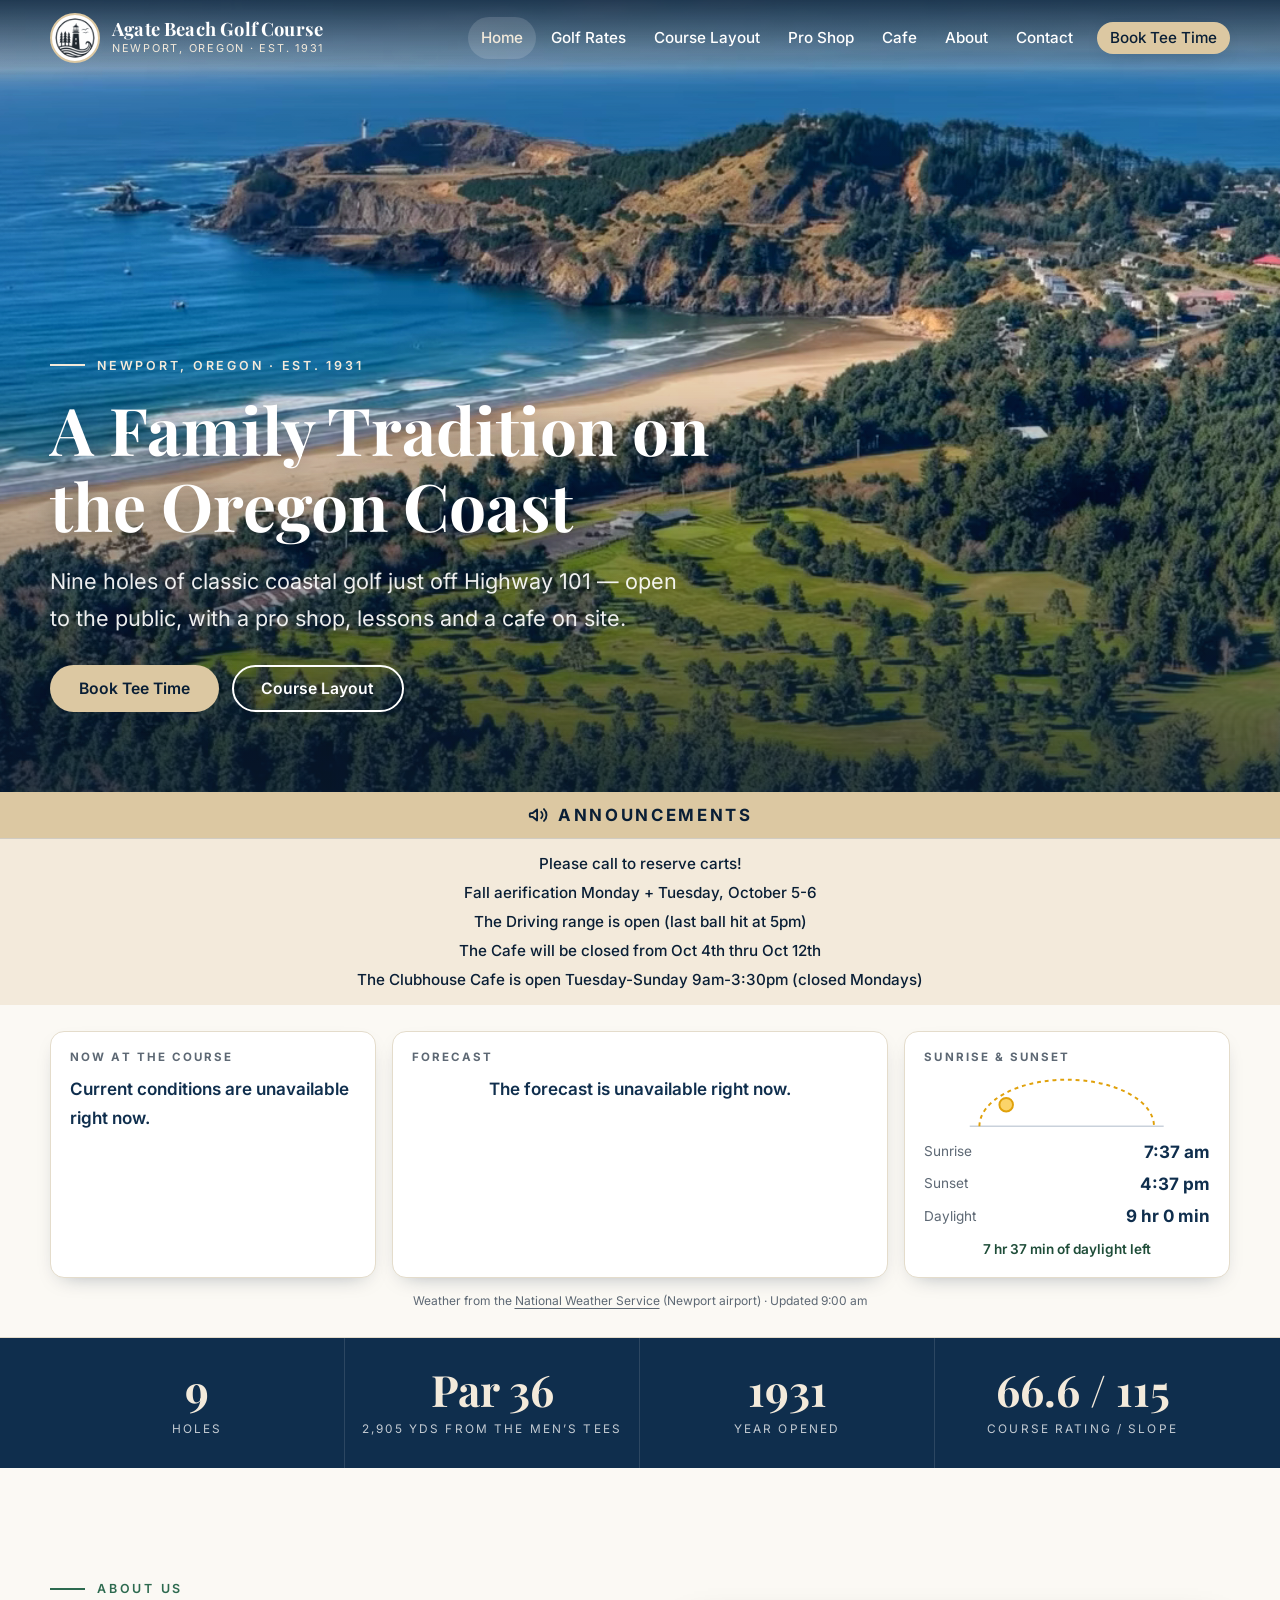
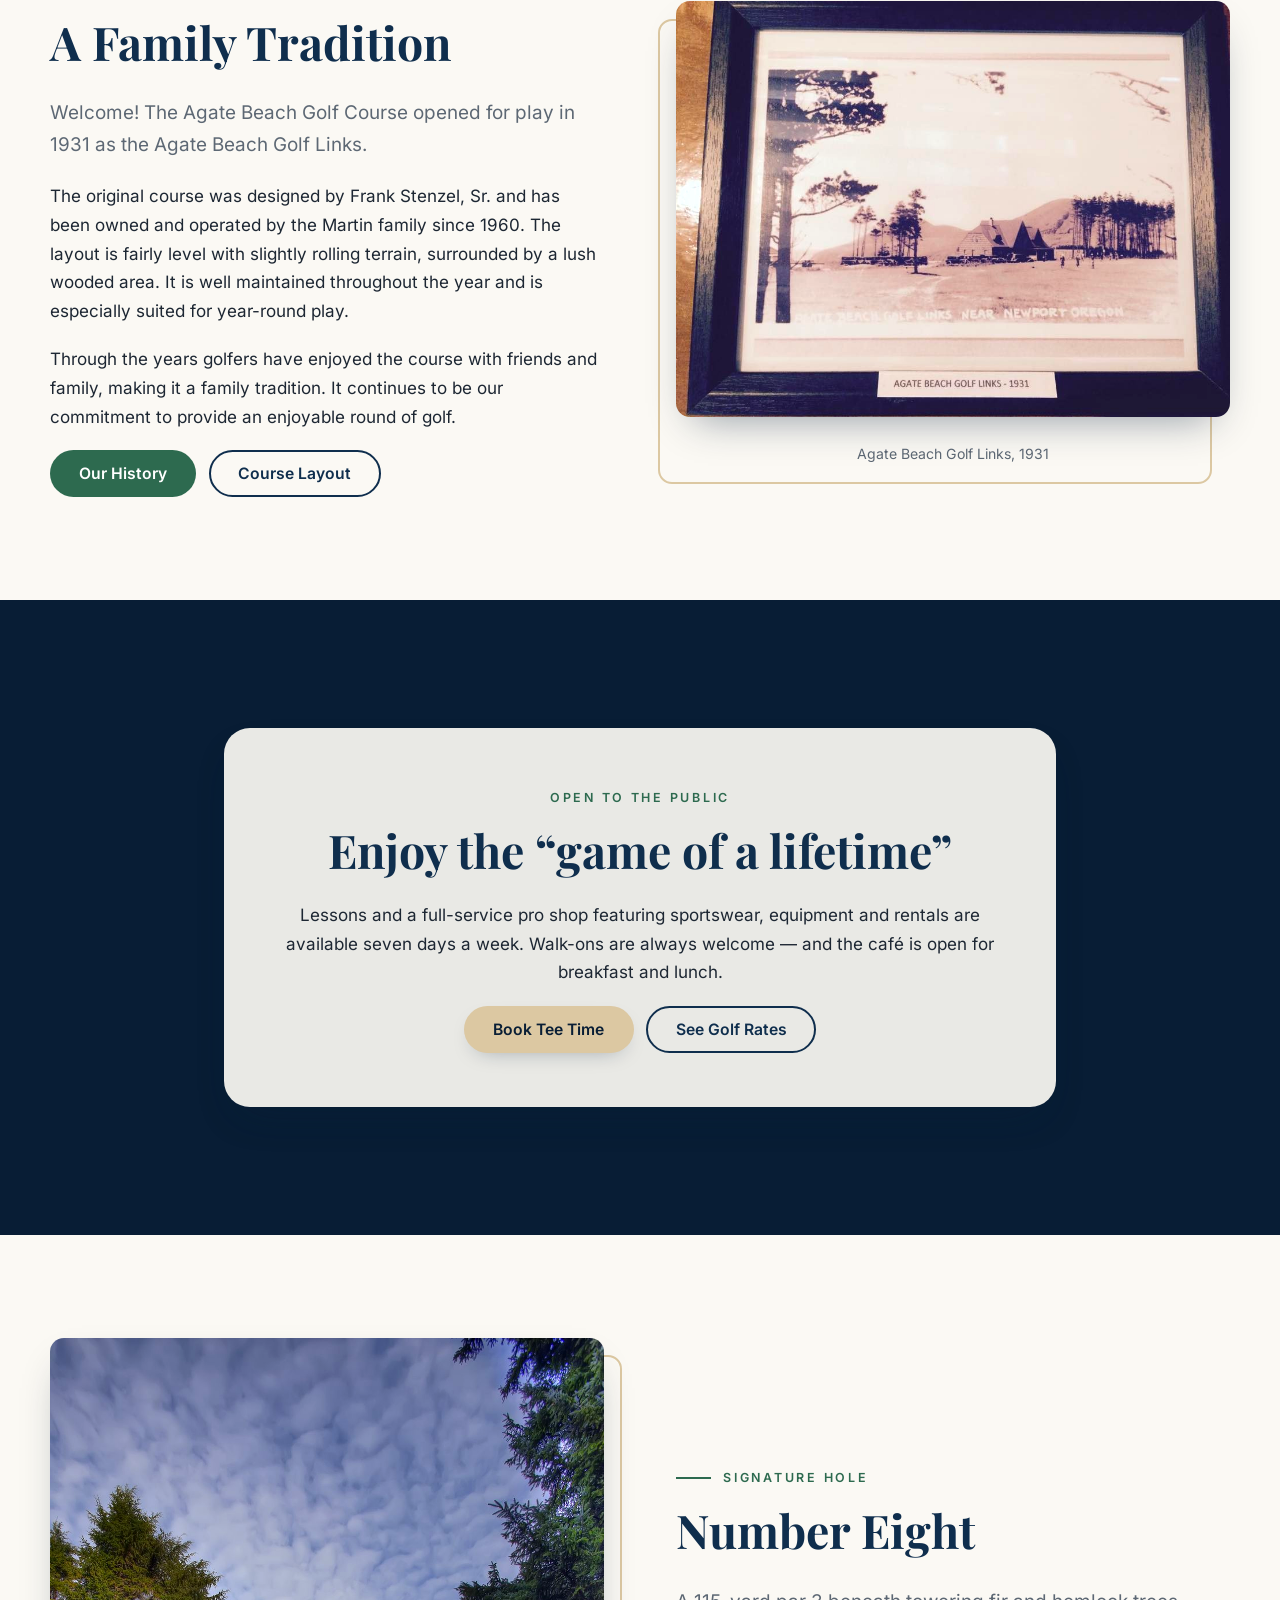
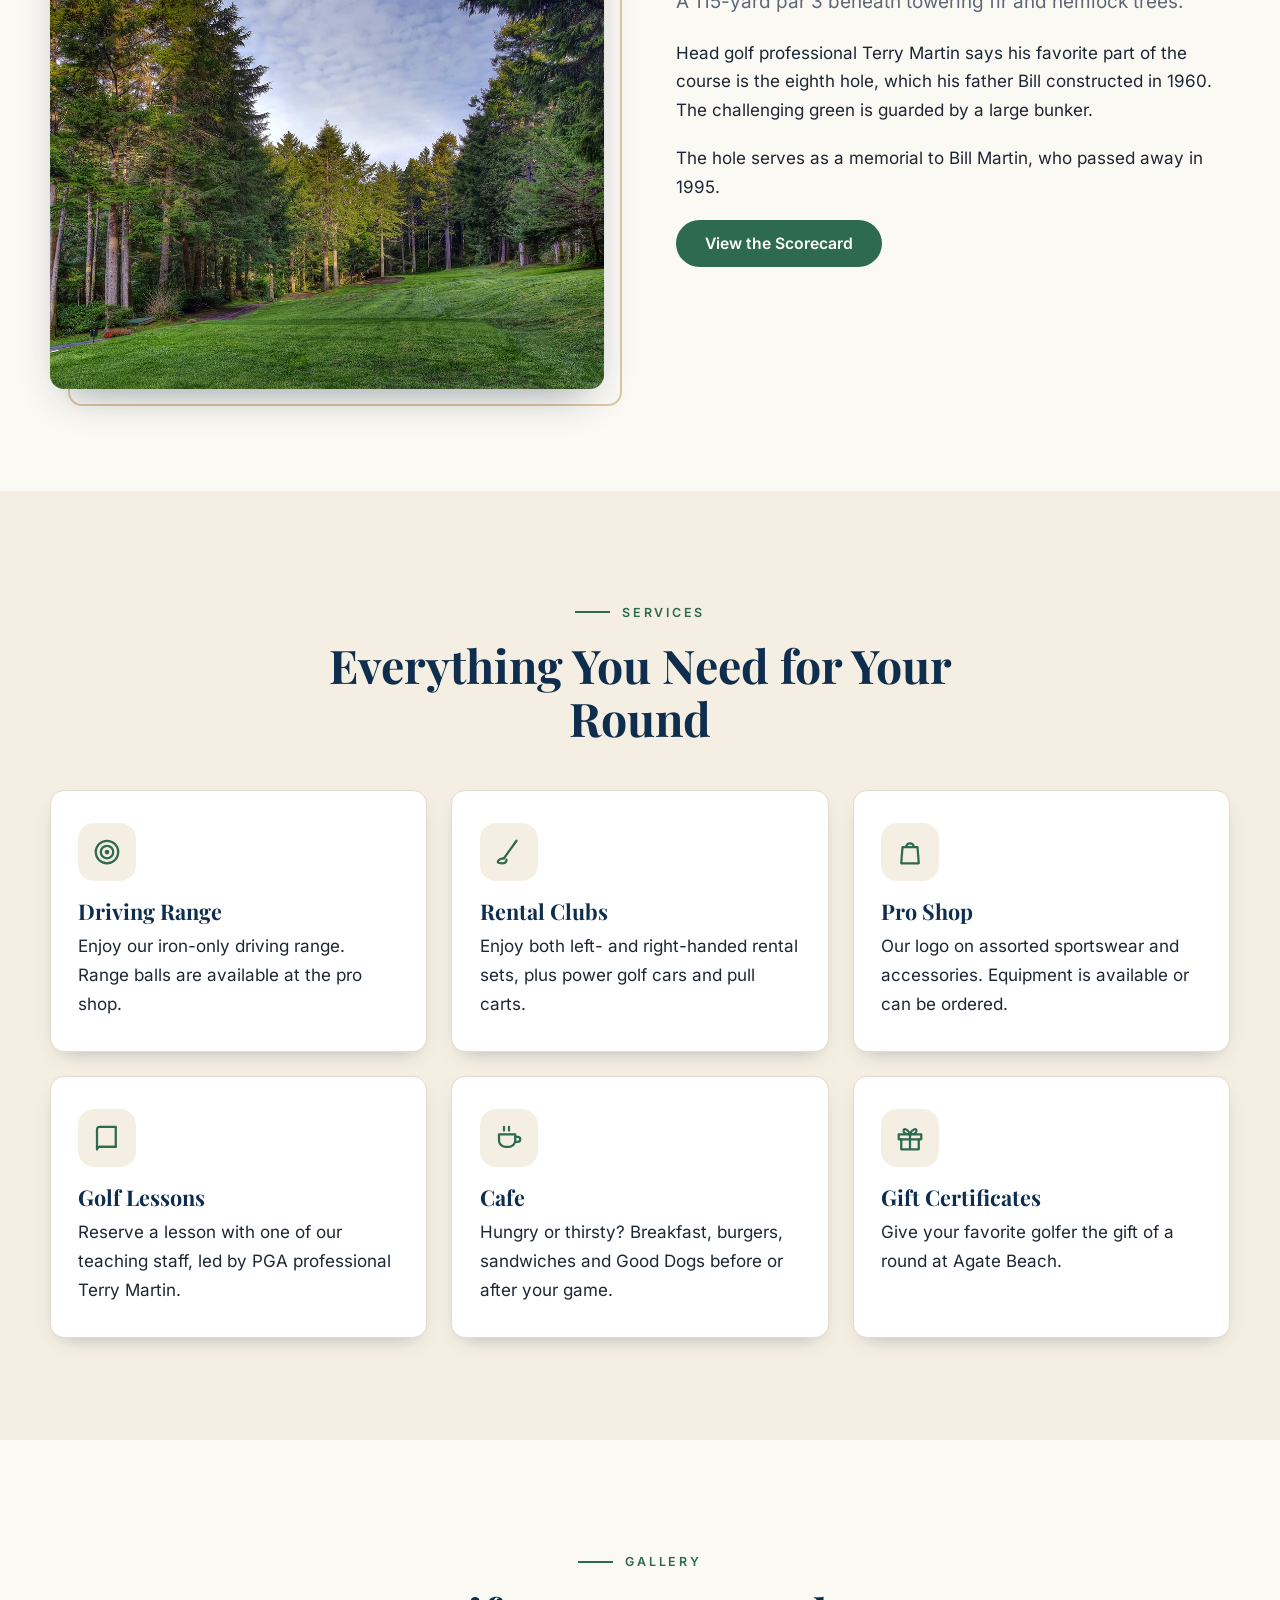
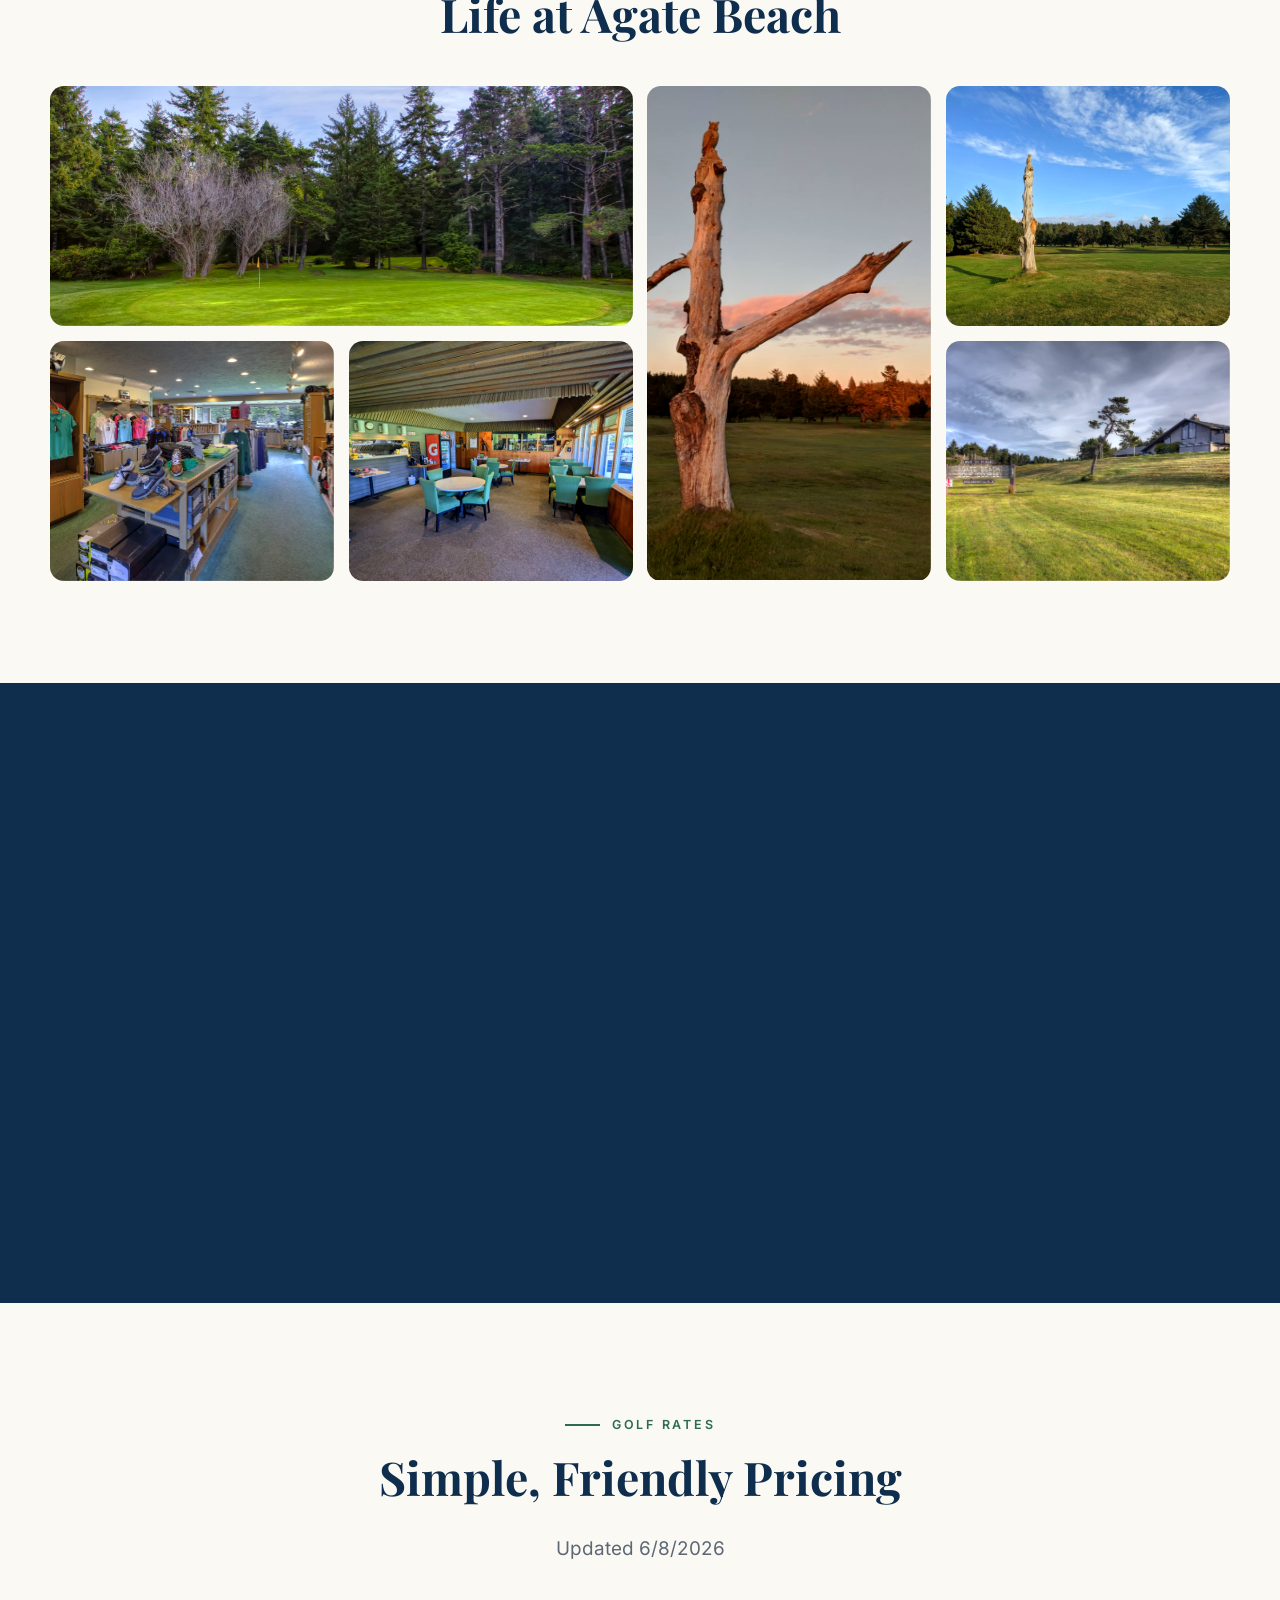
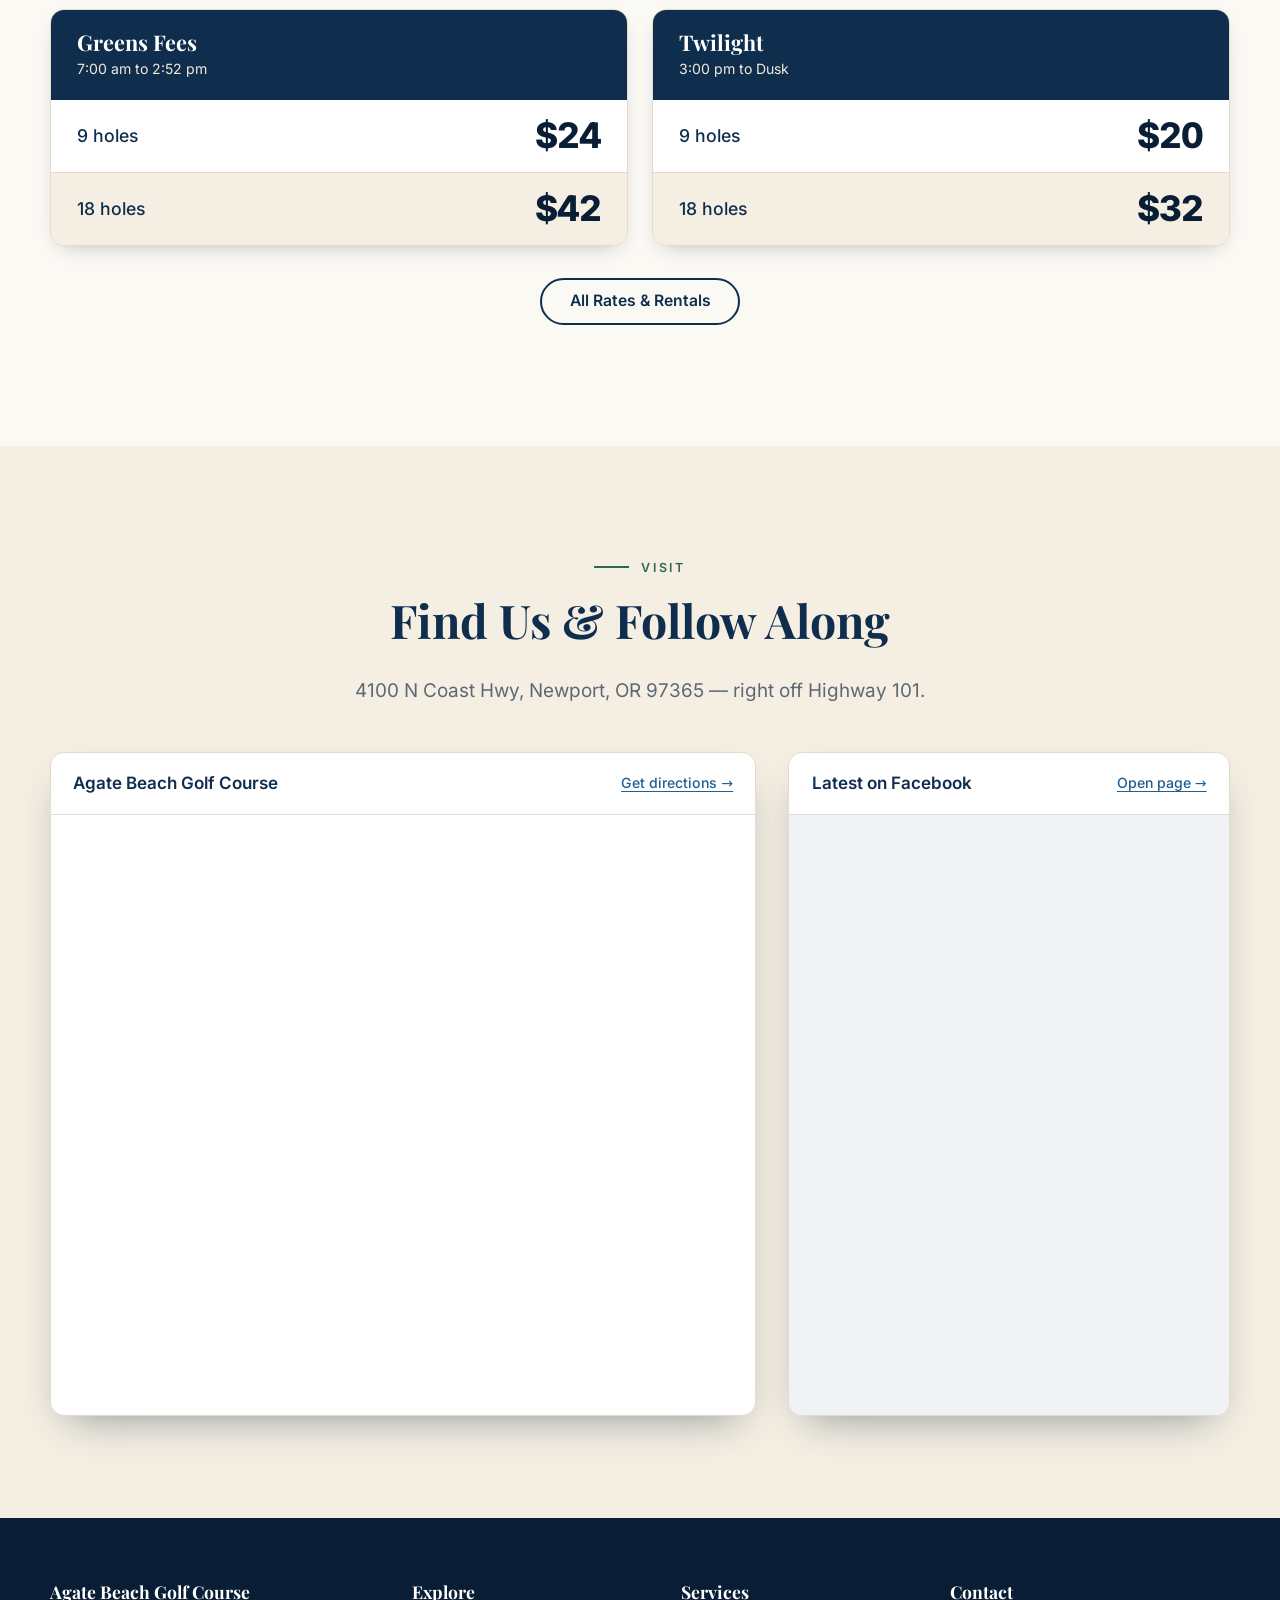
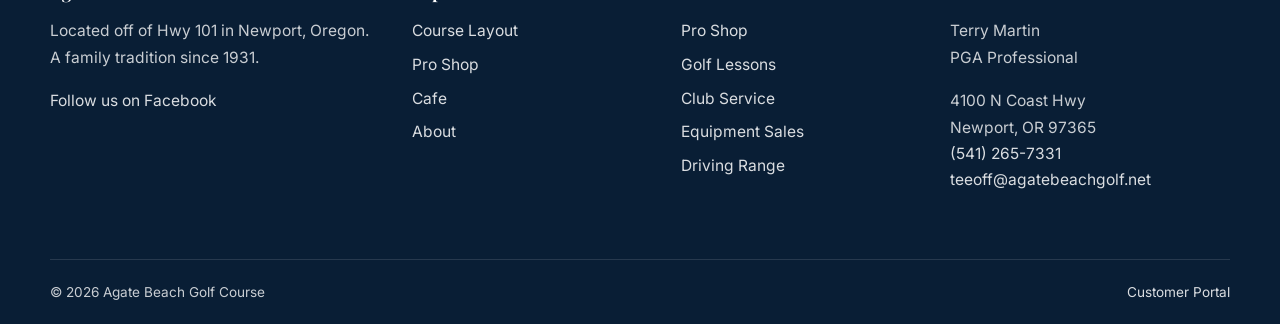
<file: index.html>
<!DOCTYPE html>
<html lang="en">
<head>
<meta charset="utf-8">
<meta name="viewport" content="width=device-width, initial-scale=1">
<title>Agate Beach Golf Course | Newport, Oregon</title>
<meta name="description" content="Agate Beach Golf Course in Newport, Oregon: a family-run nine-hole course since 1931 with a pro shop, lessons, driving range and cafe right off Highway 101.">
<meta property="og:title" content="Agate Beach Golf Course | Newport, Oregon">
<meta property="og:description" content="Agate Beach Golf Course in Newport, Oregon: a family-run nine-hole course since 1931 with a pro shop, lessons, driving range and cafe right off Highway 101.">
<meta property="og:image" content="https://agatebeachgolf.net/assets/images/aerial-hd.jpg">
<link rel="icon" href="assets/images/logo.png" type="image/png">
<link rel="preload" href="assets/fonts/inter-latin.woff2" as="font" type="font/woff2" crossorigin>
<link rel="preload" href="assets/fonts/playfair-display-latin.woff2" as="font" type="font/woff2" crossorigin>
<link rel="stylesheet" href="assets/css/styles.css?v=20261010-5">
<link rel="stylesheet" href="data/theme.css">
</head>
<body>
<a class="skip-link" href="#main">Skip to content</a>

<header class="site-header">
  <div class="container nav">
    <a class="brand" href="index.html">
      <img src="assets/images/logo.png" alt="" width="50" height="50">
      <span>
        <span class="brand-name">Agate Beach Golf Course</span>
        <span class="brand-tag">Newport, Oregon &middot; Est. 1931</span>
      </span>
    </a>
    <button class="nav-toggle" type="button" aria-expanded="false" aria-controls="nav-menu" aria-label="Menu">
      <span></span><span></span><span></span>
    </button>
    <ul class="nav-menu" id="nav-menu">
      <li class="nav-mobile-only nav-book"><a class="btn btn-accent nav-cta" href="https://foreupsoftware.com/index.php/booking/21987/9520#teetimes" target="_blank" rel="noopener">Book Tee Time</a></li>
      <li><a href="index.html">Home</a></li>
      <li><a href="rates.html">Golf Rates</a></li>
      <li><a href="course.html">Course Layout</a></li>
      <li class="nav-mobile-only"><a href="scorecard.html">Digital Scorecard</a></li>
      <li><a href="pro-shop.html">Pro Shop</a></li>
      <li><a href="cafe.html">Cafe</a></li>
      <li><a href="about.html">About</a></li>
      <li><a href="contact.html">Contact</a></li>
      <li class="nav-desktop-only"><a class="btn btn-accent nav-cta" href="https://foreupsoftware.com/index.php/booking/21987/9520#teetimes" target="_blank" rel="noopener">Book Tee Time</a></li>
      <li class="nav-mobile-only nav-actions">
        <a href="tel:+15412657331" aria-label="Call the pro shop, (541) 265-7331"><svg viewBox="0 0 24 24" aria-hidden="true"><path d="M22 16.92v3a2 2 0 0 1-2.18 2 19.79 19.79 0 0 1-8.63-3.07 19.5 19.5 0 0 1-6-6 19.79 19.79 0 0 1-3.07-8.67A2 2 0 0 1 4.11 2h3a2 2 0 0 1 2 1.72 12.84 12.84 0 0 0 .7 2.81 2 2 0 0 1-.45 2.11L8.09 9.91a16 16 0 0 0 6 6l1.27-1.27a2 2 0 0 1 2.11-.45 12.84 12.84 0 0 0 2.81.7A2 2 0 0 1 22 16.92z"/></svg><span>Call</span></a>
        <a href="https://www.facebook.com/Agatebeachgolf" target="_blank" rel="noopener" aria-label="Agate Beach Golf on Facebook"><svg viewBox="0 0 24 24" aria-hidden="true"><path d="M18 2h-3a5 5 0 0 0-5 5v3H7v4h3v8h4v-8h3l1-4h-4V7a1 1 0 0 1 1-1h3z"/></svg><span>Facebook</span></a>
        <a href="https://www.google.com/maps/search/?api=1&amp;query=Agate+Beach+Golf+Course%2C+4100+N+Coast+Hwy%2C+Newport%2C+OR+97365" target="_blank" rel="noopener" aria-label="Directions in Google Maps"><svg viewBox="0 0 24 24" aria-hidden="true"><path d="M21 10c0 7-9 13-9 13s-9-6-9-13a9 9 0 0 1 18 0z"/><circle cx="12" cy="10" r="3"/></svg><span>Directions</span></a>
      </li>    </ul>
  </div>
</header>

<main id="main">
  <section class="hero " data-video="assets/video/hero" style="background-image:url('assets/images/hero-poster.jpg');background-position:center 88%">
    <div class="container">
      <p class="eyebrow">Newport, Oregon &middot; Est. 1931</p>
      <h1>A Family Tradition <span class="h1-sub">on the Oregon Coast</span></h1>
      <p class="lead">Nine holes of classic coastal golf just off Highway 101 &mdash; open to the public, with a pro shop, lessons and a cafe on site.</p>
      <div class="btn-row"><a class="btn btn-accent" href="https://foreupsoftware.com/index.php/booking/21987/9520#teetimes" target="_blank" rel="noopener">Book Tee Time</a><a class="btn btn-outline" href="course.html">Course Layout</a></div>
    </div>
  </section>
  <section class="announce" aria-labelledby="announce-title" data-announce hidden>
    <div class="notice announce-head">
      <svg viewBox="0 0 24 24" aria-hidden="true"><path d="M3 11v2a1 1 0 0 0 1 1h2l5 4V6L6 10H4a1 1 0 0 0-1 1z"/><path d="M15.5 8.5a5 5 0 0 1 0 7"/><path d="M18.5 5.5a9 9 0 0 1 0 13"/></svg>
      <h2 id="announce-title">Announcements</h2>
    </div>
    <div class="notice notice-alerts" data-notices hidden></div>
  </section>

  <section class="wx" aria-label="Weather at the course" data-weather>
    <div class="container">
      <div class="wx-grid">
        <div class="wx-card">
          <p class="wx-label">Now at the course</p>
          <div class="wx-now" data-wx-now><span class="wx-desc">Loading weather&hellip;</span></div>
        </div>
        <div class="wx-card">
          <p class="wx-label">Forecast</p>
          <div class="wx-days" data-wx-days></div>
        </div>
        <div class="wx-card wx-sun" data-wx-sun></div>
      </div>
      <p class="wx-source">Weather from the <a href="https://forecast.weather.gov/MapClick.php?lat=44.6668&amp;lon=-124.053" target="_blank" rel="noopener">National Weather Service</a> (Newport airport) &middot; <span data-wx-updated></span></p>
    </div>
  </section>

  <section class="stats" aria-label="Course at a glance">
    <div class="container">
      <div class="stat"><span class="stat-num">9</span><span class="stat-label">Holes</span></div>
      <div class="stat"><span class="stat-num">Par 36</span><span class="stat-label">2,905 yds from the men&rsquo;s tees</span></div>
      <div class="stat"><span class="stat-num">1931</span><span class="stat-label">Year opened</span></div>
      <div class="stat"><span class="stat-num">66.6 / 115</span><span class="stat-label">Course rating / slope</span></div>
    </div>
  </section>

  <section class="section" id="about">
    <div class="container split">
      <div class="reveal">
        <p class="eyebrow">About Us</p>
        <h2>A Family Tradition</h2>
        <p class="lead">Welcome! The Agate Beach Golf Course opened for play in 1931 as the Agate Beach Golf Links.</p>
        <p>The original course was designed by Frank Stenzel, Sr. and has been owned and operated by the Martin family since 1960. The layout is fairly level with slightly rolling terrain, surrounded by a lush wooded area. It is well maintained throughout the year and is especially suited for year-round play.</p>
        <p>Through the years golfers have enjoyed the course with friends and family, making it a family tradition. It continues to be our commitment to provide an enjoyable round of golf.</p>
        <div class="btn-row"><a class="btn btn-green" href="about.html">Our History</a><a class="btn btn-outline-dark" href="course.html">Course Layout</a></div>
      </div>
      <figure class="frame flip reveal">
        <img src="assets/images/links-1931.jpg" alt="Framed historic photograph labelled Agate Beach Golf Links, 1931" width="960" height="720" loading="lazy">
        <figcaption>Agate Beach Golf Links, 1931</figcaption>
      </figure>
    </div>
  </section>

  <section class="band" style="background-image:url('assets/images/clubhouse-sign.jpg');background-position:center">
    <div class="container">
      <div class="glass reveal">
        <p class="eyebrow">Open to the Public</p>
        <h2>Enjoy the &ldquo;game of a lifetime&rdquo;</h2>
        <p>Lessons and a full-service pro shop featuring sportswear, equipment and rentals are available seven days a week. Walk-ons are always welcome &mdash; and the caf&eacute; is open for breakfast and lunch.</p>
        <div class="btn-row" style="justify-content:center"><a class="btn btn-accent" href="https://foreupsoftware.com/index.php/booking/21987/9520#teetimes" target="_blank" rel="noopener">Book Tee Time</a><a class="btn btn-outline-dark" href="rates.html">See Golf Rates</a></div>
      </div>
    </div>
  </section>

  <section class="section">
    <div class="container split reverse">
      <div class="reveal">
        <p class="eyebrow">Signature Hole</p>
        <h2>Number Eight</h2>
        <p class="lead">A 115-yard par 3 beneath towering fir and hemlock trees.</p>
        <p>Head golf professional Terry Martin says his favorite part of the course is the eighth hole, which his father Bill constructed in 1960. The challenging green is guarded by a large bunker.</p>
        <p>The hole serves as a memorial to Bill Martin, who passed away in 1995.</p>
        <a class="btn btn-green" href="course.html">View the Scorecard</a>
      </div>
      <figure class="frame reveal">
        <img src="assets/images/signature-hole-8.jpg" alt="Looking up through tall evergreens along the eighth fairway at Agate Beach Golf Course" width="1100" height="1292" loading="lazy">
      </figure>
    </div>
  </section>

  <section class="section section-sand" id="services">
    <div class="container">
      <div class="section-head center reveal">
        <p class="eyebrow">Services</p>
        <h2>Everything You Need for Your Round</h2>
      </div>
      <div class="cards cols-3">
        <article class="card reveal"><div class="icon"><svg viewBox="0 0 24 24" aria-hidden="true"><circle cx="12" cy="12" r="9"/><circle cx="12" cy="12" r="5"/><circle cx="12" cy="12" r="1"/></svg></div><h3>Driving Range</h3><p>Enjoy our iron-only driving range. Range balls are available at the pro shop.</p></article>
        <article class="card reveal"><div class="icon"><svg viewBox="0 0 24 24" aria-hidden="true"><path d="M18 3 8 17"/><path d="M8 17c-2 0-5 1-5 3 0 1 2 1 4 1s3-1 3-3"/></svg></div><h3>Rental Clubs</h3><p>Enjoy both left- and right-handed rental sets, plus power golf cars and pull carts.</p></article>
        <article class="card reveal"><div class="icon"><svg viewBox="0 0 24 24" aria-hidden="true"><path d="M6 8h12l1 13H5z"/><path d="M9 8a3 3 0 0 1 6 0"/></svg></div><h3>Pro Shop</h3><p>Our logo on assorted sportswear and accessories. Equipment is available or can be ordered.</p></article>
        <article class="card reveal"><div class="icon"><svg viewBox="0 0 24 24" aria-hidden="true"><path d="M4 5a2 2 0 0 1 2-2h13v16H6a2 2 0 0 0-2 2z"/><path d="M4 21a2 2 0 0 1 2-2h13"/></svg></div><h3>Golf Lessons</h3><p>Reserve a lesson with one of our teaching staff, led by PGA professional Terry Martin.</p></article>
        <article class="card reveal"><div class="icon"><svg viewBox="0 0 24 24" aria-hidden="true"><path d="M4 9h13v5a5 5 0 0 1-5 5H9a5 5 0 0 1-5-5z"/><path d="M17 11h2a2 2 0 0 1 0 4h-2"/><path d="M8 3v3M12 3v3"/></svg></div><h3>Cafe</h3><p>Hungry or thirsty? Breakfast, burgers, sandwiches and Good Dogs before or after your game.</p></article>
        <article class="card reveal"><div class="icon"><svg viewBox="0 0 24 24" aria-hidden="true"><rect x="3" y="9" width="18" height="4"/><path d="M5 13v8h14v-8M12 9v12"/><path d="M12 9c-2-5-6-5-5-2 .5 1.500 3 2 5 2zm0 0c2-5 6-5 5-2-.5 1.500-3 2-5 2z"/></svg></div><h3>Gift Certificates</h3><p>Give your favorite golfer the gift of a round at Agate Beach.</p></article>
      </div>
    </div>
  </section>

  <section class="section">
    <div class="container">
      <div class="section-head center reveal">
        <p class="eyebrow">Gallery</p>
        <h2>Life at Agate Beach</h2>
      </div>
      <div class="gallery reveal">
        <a class="wide" href="assets/images/putting-green.jpg"><img src="assets/images/putting-green.jpg" alt="A green framed by tall evergreens" loading="lazy"></a>
        <a class="tall" href="assets/images/sunset-snag.jpg"><img src="assets/images/sunset-snag.jpg" alt="Weathered snag at sunset on the fairway" loading="lazy"></a>
        <a href="assets/images/fairway-snag.jpg"><img src="assets/images/fairway-snag.jpg" alt="Sunny fairway with a weathered snag and blue sky" loading="lazy"></a>
        <a href="assets/images/pro-shop.jpg"><img src="assets/images/pro-shop.jpg" alt="Inside the pro shop" loading="lazy"></a>
        <a href="assets/images/cafe.jpg"><img src="assets/images/cafe.jpg" alt="Inside the clubhouse cafe" loading="lazy"></a>
        <a href="assets/images/clubhouse-sign.jpg"><img src="assets/images/clubhouse-sign.jpg" alt="Open to the public sign and the clubhouse" loading="lazy"></a>
      </div>
    </div>
  </section>

  <section class="section section-navy">
    <div class="container split">
      <figure class="frame flip reveal">
        <img src="assets/images/cafe.jpg" alt="Dining area of The Clubhouse cafe with teal chairs and a service counter" width="1600" height="1200" loading="lazy">
        <img class="logo-badge" src="assets/images/clubhouse-logo.png" alt="The Clubhouse Cafe logo" width="420" height="420" loading="lazy">
      </figure>
      <div class="reveal">
        <p class="eyebrow">Cafe</p>
        <h2>The Clubhouse</h2>
        <p class="lead">Come enjoy a delicious burger before or after your game!</p>
        <p>Breakfast and lunch, a house-roasted turkey Clubhouse sandwich, smash burgers, soup of the moment &mdash; and the Good Dog menu, a dozen hot dogs named for past and present golf course dogs.</p>
        <div class="specials-mini" data-specials-home hidden>
          <p class="specials-mini-head"><strong data-specials-heading>Specials</strong><span data-specials-dates></span></p>
          <ul></ul>
        </div>
        <div class="btn-row"><a class="btn btn-accent" href="cafe.html">See the Menu</a></div>
      </div>
    </div>
  </section>

  <section class="section">
    <div class="container">
      <div class="section-head center reveal">
        <p class="eyebrow">Golf Rates</p>
        <h2>Simple, Friendly Pricing</h2>
        <p class="lead">Updated <span data-rates-updated>&hellip;</span></p>
      </div>
      <div class="rate-grid reveal" data-rates="home"></div>
      <p class="center" style="text-align:center;margin-top:2rem"><a class="btn btn-outline-dark" href="rates.html">All Rates &amp; Rentals</a></p>
    </div>
  </section>

  <section class="section section-sand" id="visit">
  <div class="container">
    <div class="section-head center reveal">
      <p class="eyebrow">Visit</p>
      <h2>Find Us &amp; Follow Along</h2>
      <p class="lead">4100 N Coast Hwy, Newport, OR 97365 &mdash; right off Highway 101.</p>
    </div>
    <div class="visit">
      <div class="embed-card reveal">
        <div class="embed-title"><span>Agate Beach Golf Course</span> <a href="https://www.google.com/maps/dir/?api=1&destination=Agate+Beach+Golf+Course,+4100+N+Coast+Hwy,+Newport,+OR+97365" target="_blank" rel="noopener">Get directions &rarr;</a></div>
        <iframe class="map-frame" title="Map showing Agate Beach Golf Course, 4100 N Coast Hwy, Newport, Oregon" src="https://maps.google.com/maps?q=Agate+Beach+Golf+Course,+4100+N+Coast+Hwy,+Newport,+OR+97365&t=m&z=15&output=embed&iwloc=near" loading="lazy" referrerpolicy="no-referrer-when-downgrade" allowfullscreen></iframe>
      </div>
      <div class="embed-card reveal">
        <div class="embed-title"><span>Latest on Facebook</span> <a href="https://www.facebook.com/Agatebeachgolf" target="_blank" rel="noopener">Open page &rarr;</a></div>
        <div class="fb-wrap">
          <iframe title="Agate Beach Golf Course on Facebook" data-fb-page="https://www.facebook.com/Agatebeachgolf" height="600" scrolling="no" frameborder="0" allow="encrypted-media" loading="lazy"></iframe>
        </div>
      </div>
    </div>
  </div>
  </section>

</main>

<footer class="site-footer">
  <div class="container">
    <div class="footer-grid">
      <div>
        <h4>Agate Beach Golf Course</h4>
        <p>Located off of Hwy 101 in Newport, Oregon. A family tradition since 1931.</p>
        <p><a href="https://www.facebook.com/Agatebeachgolf" target="_blank" rel="noopener">Follow us on Facebook</a></p>
      </div>
      <div>
        <h4>Explore</h4>
        <ul>
          <li><a href="course.html">Course Layout</a></li>
              <li><a href="pro-shop.html">Pro Shop</a></li>
          <li><a href="cafe.html">Cafe</a></li>
          <li><a href="about.html">About</a></li>
        </ul>
      </div>
      <div>
        <h4>Services</h4>
        <ul>
          <li><a href="pro-shop.html">Pro Shop</a></li>
          <li><a href="pro-shop.html#lessons">Golf Lessons</a></li>
          <li><a href="pro-shop.html#services">Club Service</a></li>
          <li><a href="pro-shop.html#services">Equipment Sales</a></li>
          <li><a href="rates.html#range">Driving Range</a></li>
        </ul>
      </div>
      <div>
        <h4>Contact</h4>
        <p>Terry Martin<br>PGA Professional</p>
        <p>4100 N Coast Hwy<br>Newport, OR 97365<br>
        <a href="tel:+15412657331">(541) 265-7331</a><br>
        <a href="mailto:teeoff@agatebeachgolf.net">teeoff@agatebeachgolf.net</a></p>
      </div>
    </div>
    <div class="footer-bottom">
      <span>&copy; <span id="year">2026</span> Agate Beach Golf Course</span>
      <a href="https://foreupsoftware.com/index.php/booking/21987#/login" target="_blank" rel="noopener">Customer Portal</a>
    </div>
  </div>
</footer>

<script src="assets/js/main.js?v=20261010-5"></script>
</body>
</html>
</file>
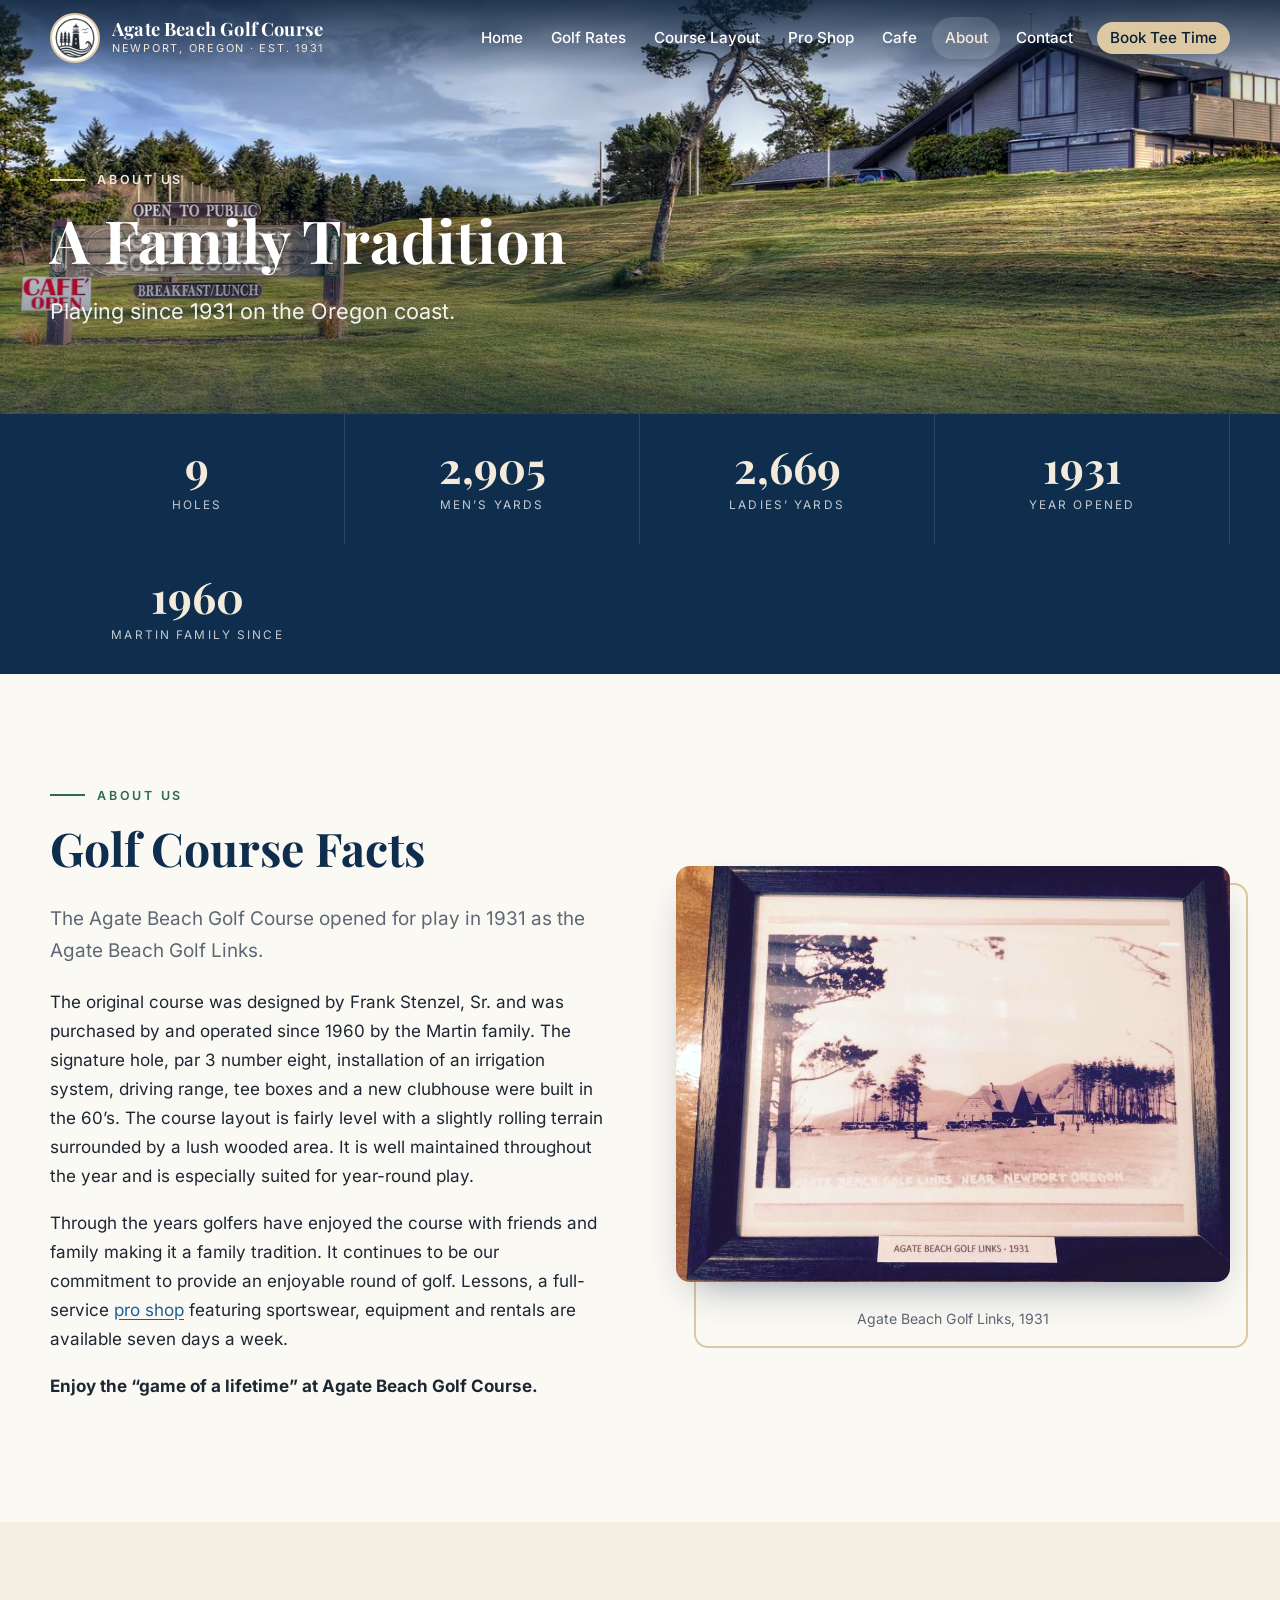
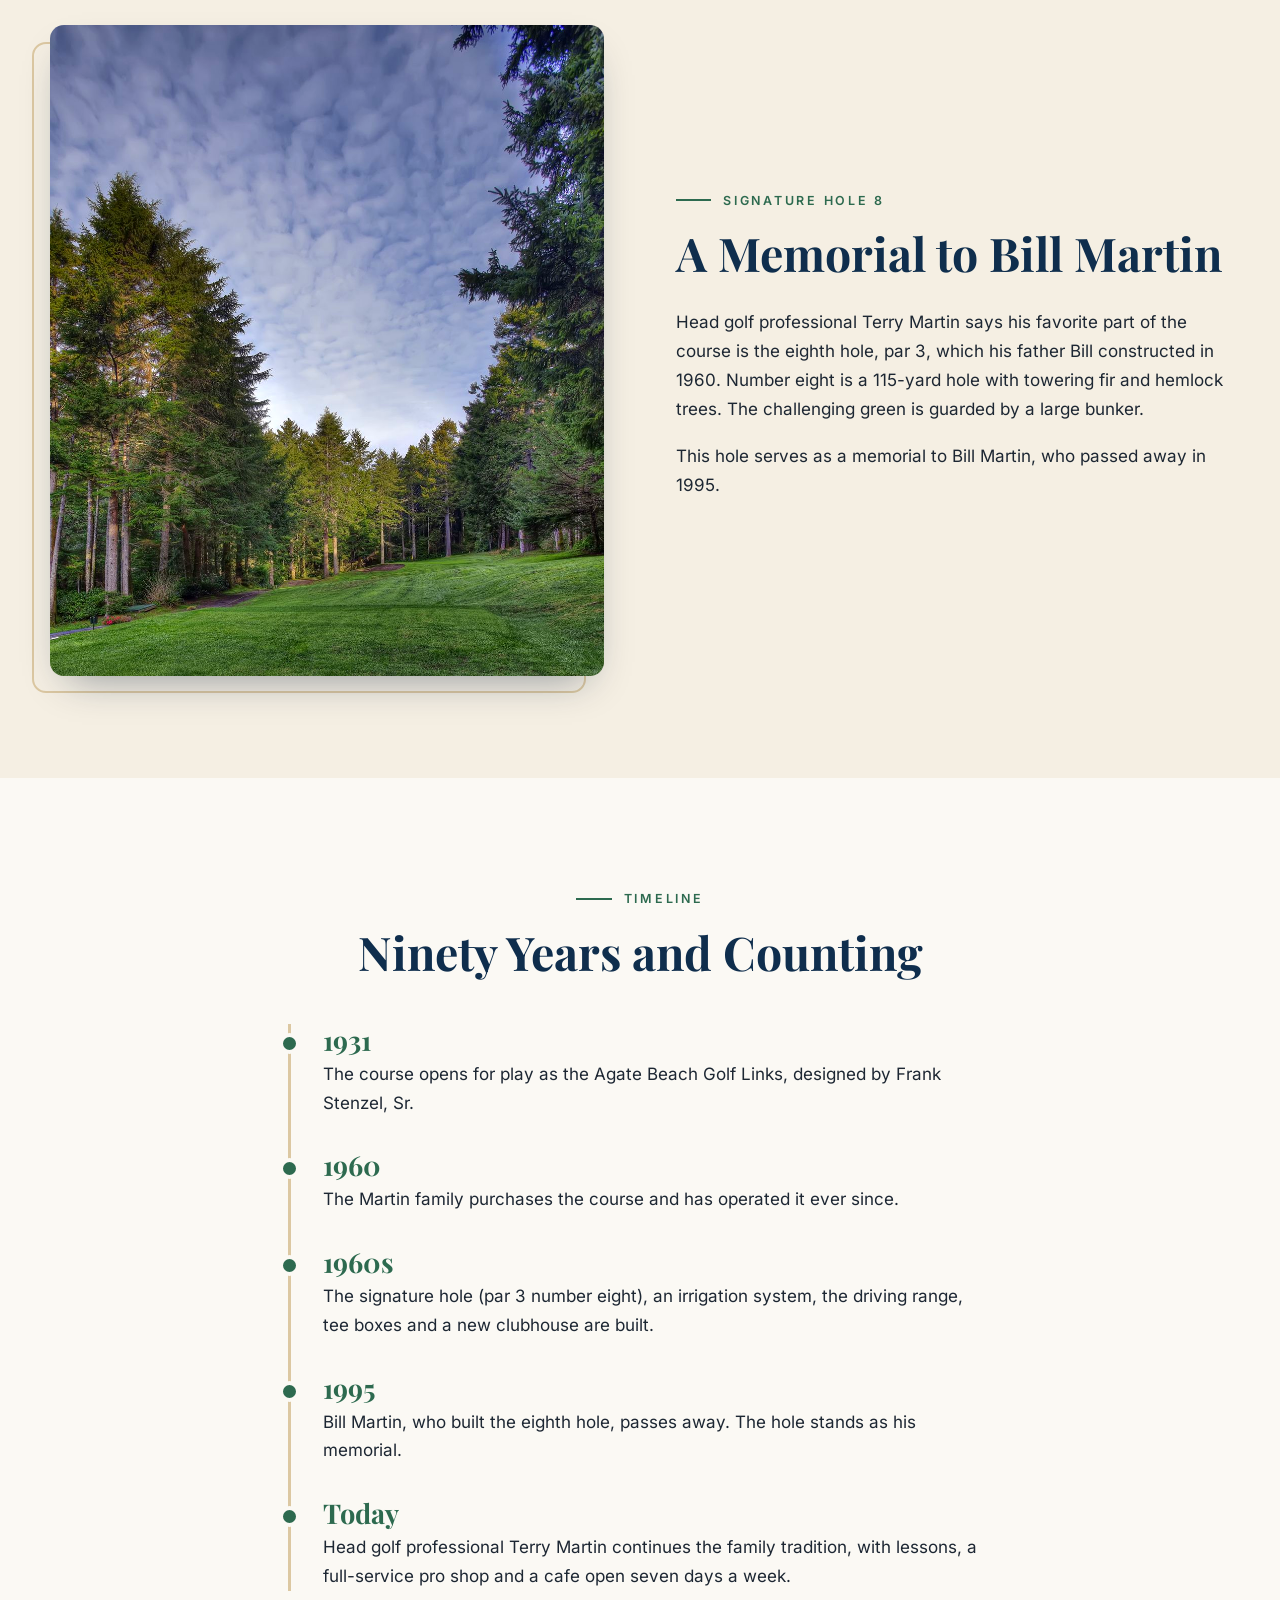
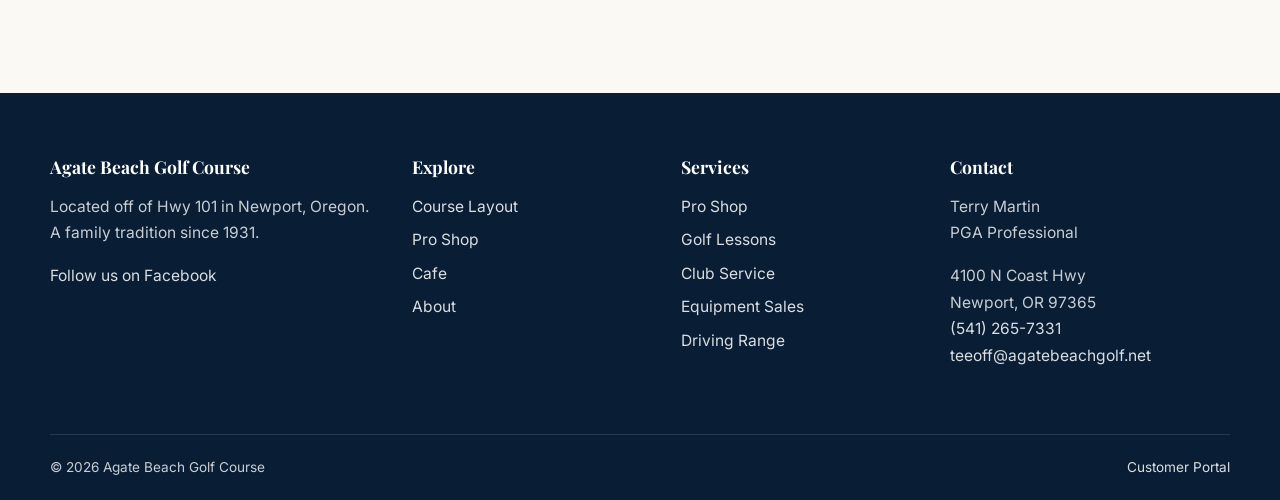
<file: about.html>
<!DOCTYPE html>
<html lang="en">
<head>
<meta charset="utf-8">
<meta name="viewport" content="width=device-width, initial-scale=1">
<title>About Us | Agate Beach Golf Course</title>
<meta name="description" content="The story of Agate Beach Golf Course in Newport, Oregon: opened in 1931 and run by the Martin family since 1960.">
<meta property="og:title" content="About Us | Agate Beach Golf Course">
<meta property="og:description" content="The story of Agate Beach Golf Course in Newport, Oregon: opened in 1931 and run by the Martin family since 1960.">
<meta property="og:image" content="https://agatebeachgolf.net/assets/images/aerial.jpg">
<link rel="icon" href="assets/images/logo.png" type="image/png">
<link rel="preload" href="assets/fonts/inter-latin.woff2" as="font" type="font/woff2" crossorigin>
<link rel="preload" href="assets/fonts/playfair-display-latin.woff2" as="font" type="font/woff2" crossorigin>
<link rel="stylesheet" href="assets/css/styles.css?v=20261010-5">
<link rel="stylesheet" href="data/theme.css">
</head>
<body>
<a class="skip-link" href="#main">Skip to content</a>

<header class="site-header">
  <div class="container nav">
    <a class="brand" href="index.html">
      <img src="assets/images/logo.png" alt="" width="50" height="50">
      <span>
        <span class="brand-name">Agate Beach Golf Course</span>
        <span class="brand-tag">Newport, Oregon &middot; Est. 1931</span>
      </span>
    </a>
    <button class="nav-toggle" type="button" aria-expanded="false" aria-controls="nav-menu" aria-label="Menu">
      <span></span><span></span><span></span>
    </button>
    <ul class="nav-menu" id="nav-menu">
      <li class="nav-mobile-only nav-book"><a class="btn btn-accent nav-cta" href="https://foreupsoftware.com/index.php/booking/21987/9520#teetimes" target="_blank" rel="noopener">Book Tee Time</a></li>
      <li><a href="index.html">Home</a></li>
      <li><a href="rates.html">Golf Rates</a></li>
      <li><a href="course.html">Course Layout</a></li>
      <li class="nav-mobile-only"><a href="scorecard.html">Digital Scorecard</a></li>
      <li><a href="pro-shop.html">Pro Shop</a></li>
      <li><a href="cafe.html">Cafe</a></li>
      <li><a href="about.html">About</a></li>
      <li><a href="contact.html">Contact</a></li>
      <li class="nav-desktop-only"><a class="btn btn-accent nav-cta" href="https://foreupsoftware.com/index.php/booking/21987/9520#teetimes" target="_blank" rel="noopener">Book Tee Time</a></li>
      <li class="nav-mobile-only nav-actions">
        <a href="tel:+15412657331" aria-label="Call the pro shop, (541) 265-7331"><svg viewBox="0 0 24 24" aria-hidden="true"><path d="M22 16.92v3a2 2 0 0 1-2.18 2 19.79 19.79 0 0 1-8.63-3.07 19.5 19.5 0 0 1-6-6 19.79 19.79 0 0 1-3.07-8.67A2 2 0 0 1 4.11 2h3a2 2 0 0 1 2 1.72 12.84 12.84 0 0 0 .7 2.81 2 2 0 0 1-.45 2.11L8.09 9.91a16 16 0 0 0 6 6l1.27-1.27a2 2 0 0 1 2.11-.45 12.84 12.84 0 0 0 2.81.7A2 2 0 0 1 22 16.92z"/></svg><span>Call</span></a>
        <a href="https://www.facebook.com/Agatebeachgolf" target="_blank" rel="noopener" aria-label="Agate Beach Golf on Facebook"><svg viewBox="0 0 24 24" aria-hidden="true"><path d="M18 2h-3a5 5 0 0 0-5 5v3H7v4h3v8h4v-8h3l1-4h-4V7a1 1 0 0 1 1-1h3z"/></svg><span>Facebook</span></a>
        <a href="https://www.google.com/maps/search/?api=1&amp;query=Agate+Beach+Golf+Course%2C+4100+N+Coast+Hwy%2C+Newport%2C+OR+97365" target="_blank" rel="noopener" aria-label="Directions in Google Maps"><svg viewBox="0 0 24 24" aria-hidden="true"><path d="M21 10c0 7-9 13-9 13s-9-6-9-13a9 9 0 0 1 18 0z"/><circle cx="12" cy="10" r="3"/></svg><span>Directions</span></a>
      </li>    </ul>
  </div>
</header>

<main id="main">
  <section class="hero hero-page" style="background-image:url('assets/images/clubhouse-sign.jpg');background-position:center">
    <div class="container">
      <p class="eyebrow">About Us</p>
      <h1>A Family Tradition</h1>
      <p class="lead">Playing since 1931 on the Oregon coast.</p>
    </div>
  </section>


  <section class="stats" aria-label="Golf course facts">
    <div class="container">
      <div class="stat"><span class="stat-num">9</span><span class="stat-label">Holes</span></div>
      <div class="stat"><span class="stat-num">2,905</span><span class="stat-label">Men&rsquo;s yards</span></div>
      <div class="stat"><span class="stat-num">2,669</span><span class="stat-label">Ladies&rsquo; yards</span></div>
      <div class="stat"><span class="stat-num">1931</span><span class="stat-label">Year opened</span></div>
      <div class="stat"><span class="stat-num">1960</span><span class="stat-label">Martin family since</span></div>
    </div>
  </section>

  <section class="section">
    <div class="container split">
      <div class="reveal">
        <p class="eyebrow">About Us</p>
        <h2>Golf Course Facts</h2>
        <p class="lead">The Agate Beach Golf Course opened for play in 1931 as the Agate Beach Golf Links.</p>
        <p>The original course was designed by Frank Stenzel, Sr. and was purchased by and operated since 1960 by the Martin family. The signature hole, par 3 number eight, installation of an irrigation system, driving range, tee boxes and a new clubhouse were built in the 60&rsquo;s. The course layout is fairly level with a slightly rolling terrain surrounded by a lush wooded area. It is well maintained throughout the year and is especially suited for year-round play.</p>
        <p>Through the years golfers have enjoyed the course with friends and family making it a family tradition. It continues to be our commitment to provide an enjoyable round of golf. Lessons, a full-service <a href="pro-shop.html">pro shop</a> featuring sportswear, equipment and rentals are available seven days a week.</p>
        <p><strong>Enjoy the &ldquo;game of a lifetime&rdquo; at Agate Beach Golf Course.</strong></p>
      </div>
      <figure class="frame reveal">
        <img src="assets/images/links-1931.jpg" alt="Framed historic photograph labelled Agate Beach Golf Links, 1931" width="960" height="720" loading="lazy">
        <figcaption>Agate Beach Golf Links, 1931</figcaption>
      </figure>
    </div>
  </section>

  <section class="section section-sand">
    <div class="container split reverse">
      <div class="reveal">
        <p class="eyebrow">Signature Hole 8</p>
        <h2>A Memorial to Bill Martin</h2>
        <p>Head golf professional Terry Martin says his favorite part of the course is the eighth hole, par 3, which his father Bill constructed in 1960. Number eight is a 115-yard hole with towering fir and hemlock trees. The challenging green is guarded by a large bunker.</p>
        <p>This hole serves as a memorial to Bill Martin, who passed away in 1995.</p>
      </div>
      <figure class="frame flip reveal"><img src="assets/images/signature-hole-8.jpg" alt="Tall evergreens along the eighth fairway" width="1100" height="1292" loading="lazy"></figure>
    </div>
  </section>

  <section class="section">
    <div class="container">
      <div class="section-head center reveal"><p class="eyebrow">Timeline</p><h2>Ninety Years and Counting</h2></div>
      <ol class="timeline">
        <li class="reveal"><span class="year">1931</span><p>The course opens for play as the Agate Beach Golf Links, designed by Frank Stenzel, Sr.</p></li>
        <li class="reveal"><span class="year">1960</span><p>The Martin family purchases the course and has operated it ever since.</p></li>
        <li class="reveal"><span class="year">1960s</span><p>The signature hole (par 3 number eight), an irrigation system, the driving range, tee boxes and a new clubhouse are built.</p></li>
        <li class="reveal"><span class="year">1995</span><p>Bill Martin, who built the eighth hole, passes away. The hole stands as his memorial.</p></li>
        <li class="reveal"><span class="year">Today</span><p>Head golf professional Terry Martin continues the family tradition, with lessons, a full-service pro shop and a cafe open seven days a week.</p></li>
      </ol>
    </div>
  </section>

</main>

<footer class="site-footer">
  <div class="container">
    <div class="footer-grid">
      <div>
        <h4>Agate Beach Golf Course</h4>
        <p>Located off of Hwy 101 in Newport, Oregon. A family tradition since 1931.</p>
        <p><a href="https://www.facebook.com/Agatebeachgolf" target="_blank" rel="noopener">Follow us on Facebook</a></p>
      </div>
      <div>
        <h4>Explore</h4>
        <ul>
          <li><a href="course.html">Course Layout</a></li>
              <li><a href="pro-shop.html">Pro Shop</a></li>
          <li><a href="cafe.html">Cafe</a></li>
          <li><a href="about.html">About</a></li>
        </ul>
      </div>
      <div>
        <h4>Services</h4>
        <ul>
          <li><a href="pro-shop.html">Pro Shop</a></li>
          <li><a href="pro-shop.html#lessons">Golf Lessons</a></li>
          <li><a href="pro-shop.html#services">Club Service</a></li>
          <li><a href="pro-shop.html#services">Equipment Sales</a></li>
          <li><a href="rates.html#range">Driving Range</a></li>
        </ul>
      </div>
      <div>
        <h4>Contact</h4>
        <p>Terry Martin<br>PGA Professional</p>
        <p>4100 N Coast Hwy<br>Newport, OR 97365<br>
        <a href="tel:+15412657331">(541) 265-7331</a><br>
        <a href="mailto:teeoff@agatebeachgolf.net">teeoff@agatebeachgolf.net</a></p>
      </div>
    </div>
    <div class="footer-bottom">
      <span>&copy; <span id="year">2026</span> Agate Beach Golf Course</span>
      <a href="https://foreupsoftware.com/index.php/booking/21987#/login" target="_blank" rel="noopener">Customer Portal</a>
    </div>
  </div>
</footer>

<script src="assets/js/main.js?v=20261010-5"></script>
</body>
</html>
</file>
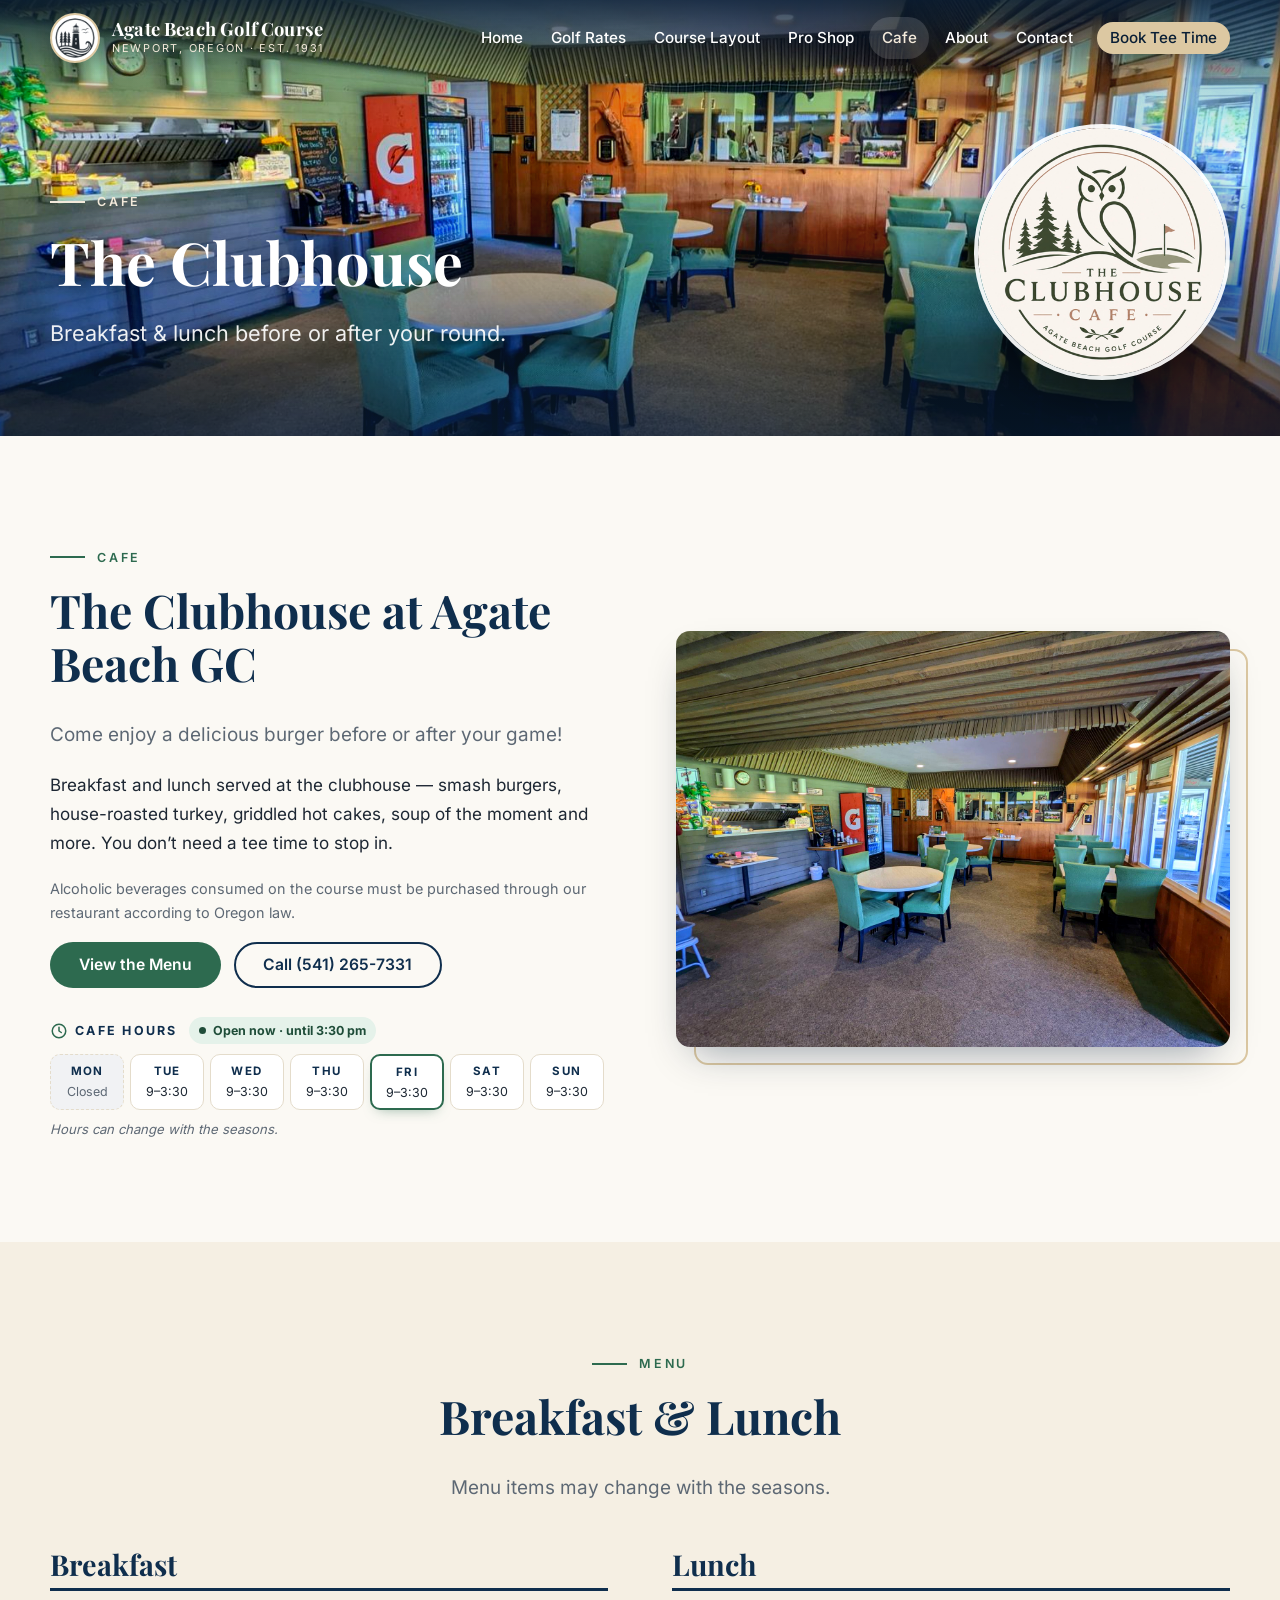
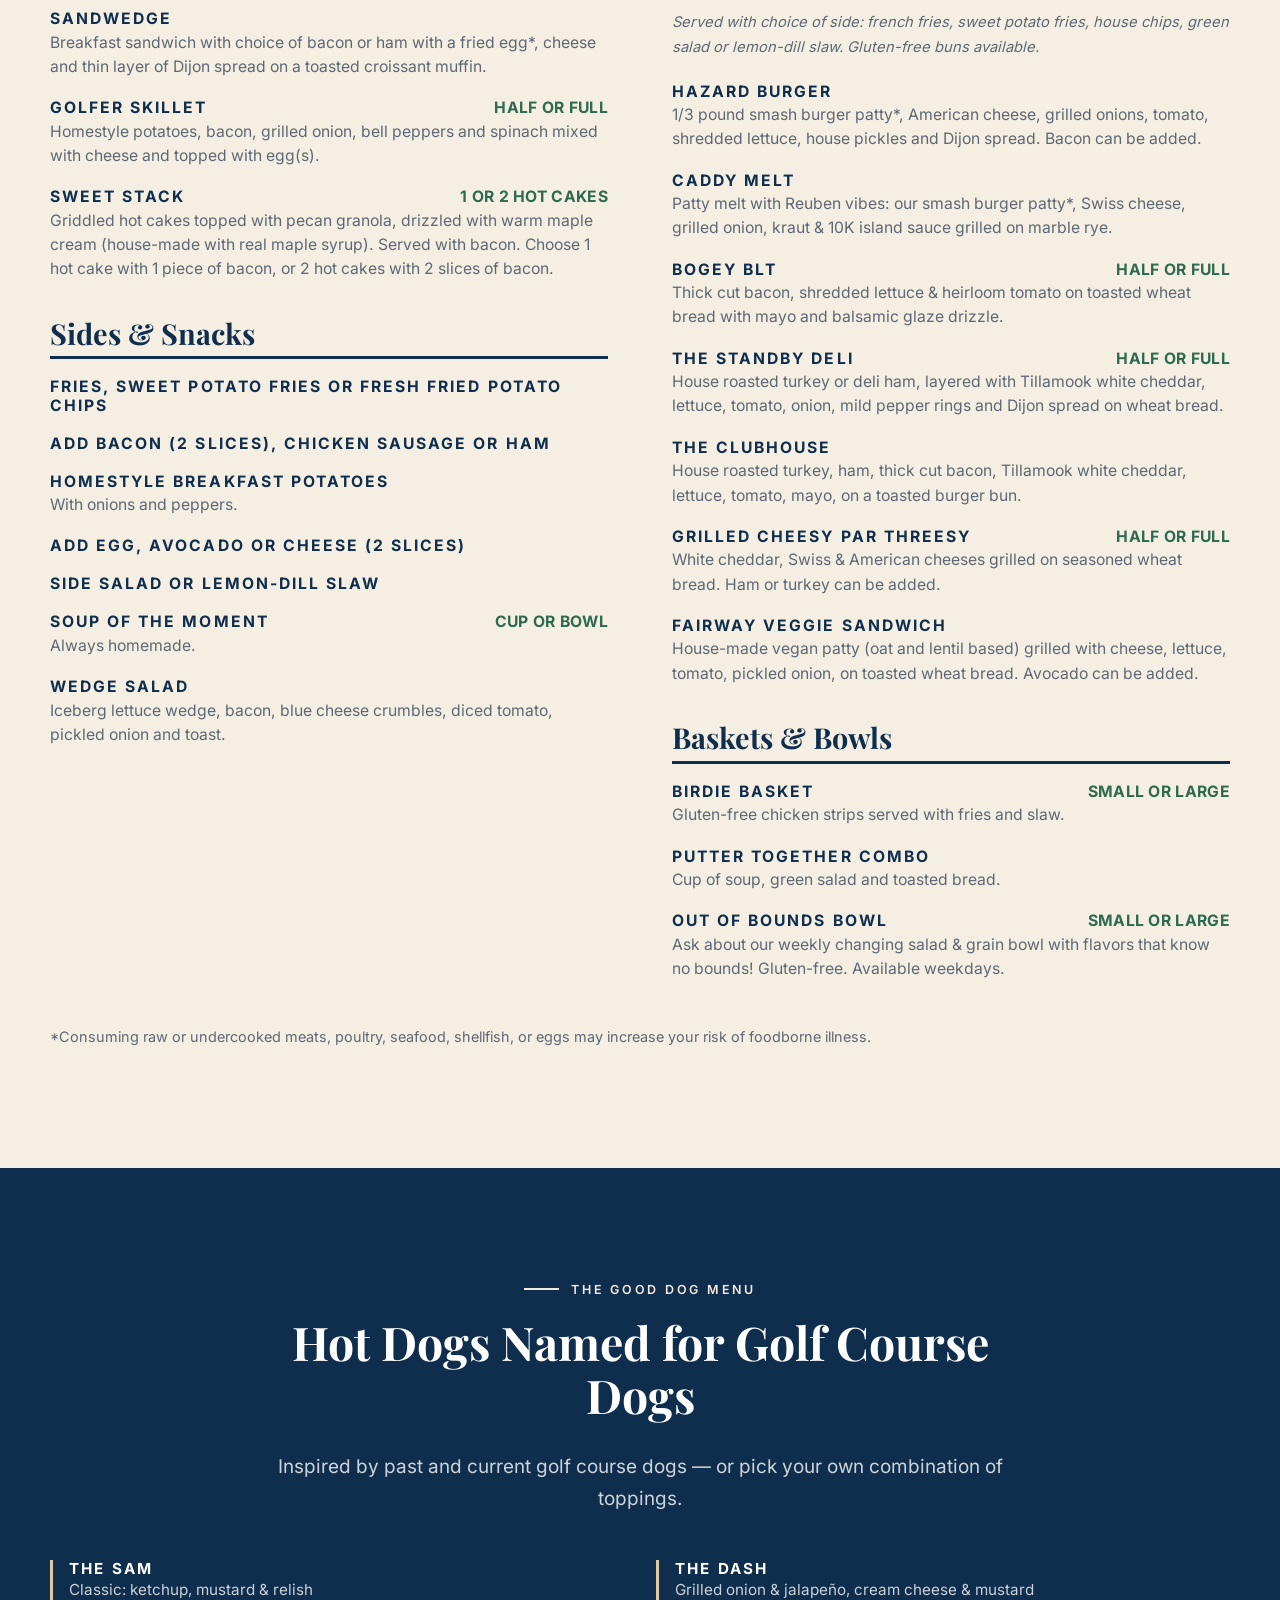
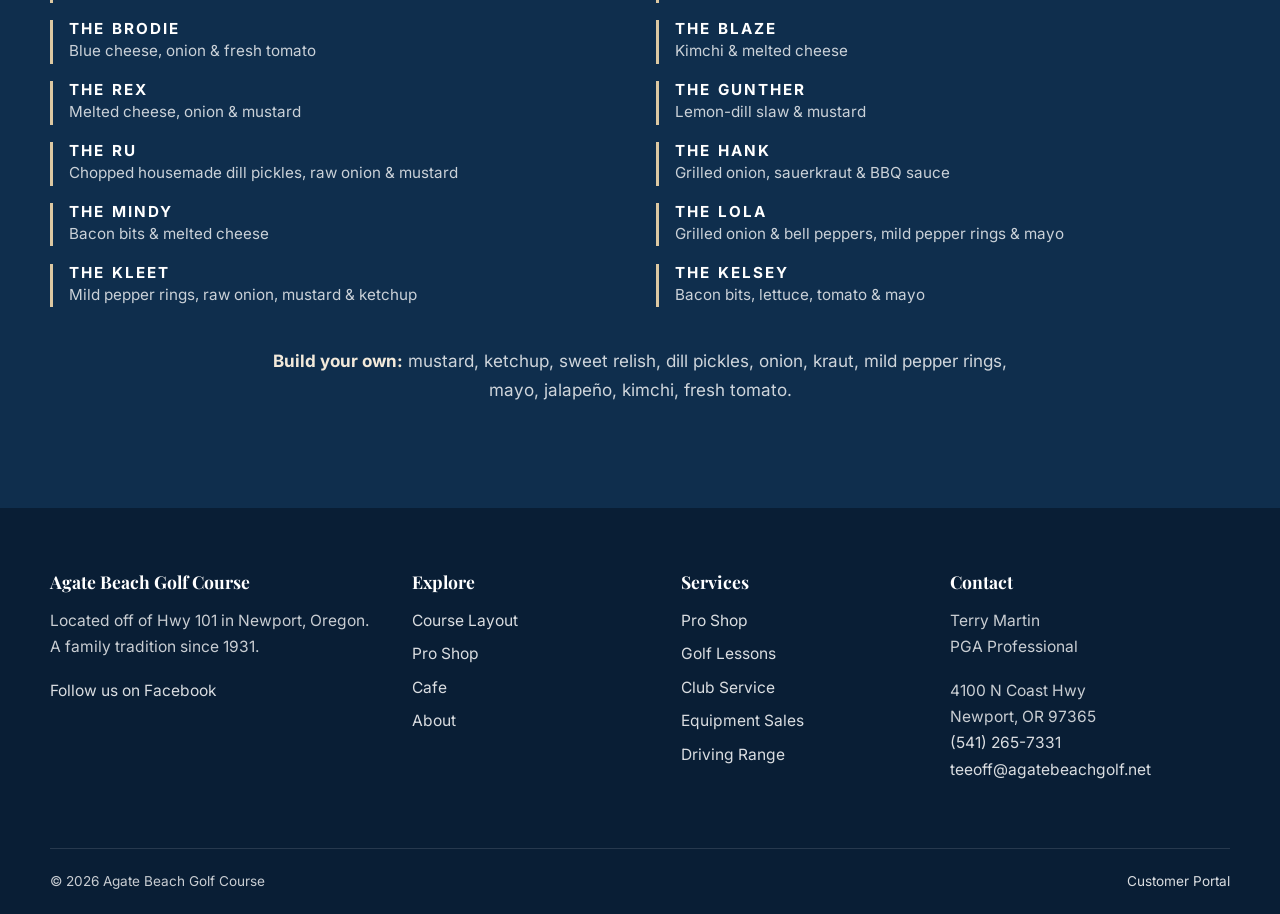
<file: cafe.html>
<!DOCTYPE html>
<html lang="en">
<head>
<meta charset="utf-8">
<meta name="viewport" content="width=device-width, initial-scale=1">
<title>Cafe & Menu | Agate Beach Golf Course</title>
<meta name="description" content="The Clubhouse cafe at Agate Beach Golf Course: breakfast, burgers, sandwiches and the Good Dog hot dog menu in Newport, Oregon.">
<meta property="og:title" content="Cafe & Menu | Agate Beach Golf Course">
<meta property="og:description" content="The Clubhouse cafe at Agate Beach Golf Course: breakfast, burgers, sandwiches and the Good Dog hot dog menu in Newport, Oregon.">
<meta property="og:image" content="https://agatebeachgolf.net/assets/images/aerial.jpg">
<link rel="icon" href="assets/images/logo.png" type="image/png">
<link rel="preload" href="assets/fonts/inter-latin.woff2" as="font" type="font/woff2" crossorigin>
<link rel="preload" href="assets/fonts/playfair-display-latin.woff2" as="font" type="font/woff2" crossorigin>
<link rel="stylesheet" href="assets/css/styles.css?v=20261010-5">
<link rel="stylesheet" href="data/theme.css">
</head>
<body>
<a class="skip-link" href="#main">Skip to content</a>

<header class="site-header">
  <div class="container nav">
    <a class="brand" href="index.html">
      <img src="assets/images/logo.png" alt="" width="50" height="50">
      <span>
        <span class="brand-name">Agate Beach Golf Course</span>
        <span class="brand-tag">Newport, Oregon &middot; Est. 1931</span>
      </span>
    </a>
    <button class="nav-toggle" type="button" aria-expanded="false" aria-controls="nav-menu" aria-label="Menu">
      <span></span><span></span><span></span>
    </button>
    <ul class="nav-menu" id="nav-menu">
      <li class="nav-mobile-only nav-book"><a class="btn btn-accent nav-cta" href="https://foreupsoftware.com/index.php/booking/21987/9520#teetimes" target="_blank" rel="noopener">Book Tee Time</a></li>
      <li><a href="index.html">Home</a></li>
      <li><a href="rates.html">Golf Rates</a></li>
      <li><a href="course.html">Course Layout</a></li>
      <li class="nav-mobile-only"><a href="scorecard.html">Digital Scorecard</a></li>
      <li><a href="pro-shop.html">Pro Shop</a></li>
      <li><a href="cafe.html">Cafe</a></li>
      <li><a href="about.html">About</a></li>
      <li><a href="contact.html">Contact</a></li>
      <li class="nav-desktop-only"><a class="btn btn-accent nav-cta" href="https://foreupsoftware.com/index.php/booking/21987/9520#teetimes" target="_blank" rel="noopener">Book Tee Time</a></li>
      <li class="nav-mobile-only nav-actions">
        <a href="tel:+15412657331" aria-label="Call the pro shop, (541) 265-7331"><svg viewBox="0 0 24 24" aria-hidden="true"><path d="M22 16.92v3a2 2 0 0 1-2.18 2 19.79 19.79 0 0 1-8.63-3.07 19.5 19.5 0 0 1-6-6 19.79 19.79 0 0 1-3.07-8.67A2 2 0 0 1 4.11 2h3a2 2 0 0 1 2 1.72 12.84 12.84 0 0 0 .7 2.81 2 2 0 0 1-.45 2.11L8.09 9.91a16 16 0 0 0 6 6l1.27-1.27a2 2 0 0 1 2.11-.45 12.84 12.84 0 0 0 2.81.7A2 2 0 0 1 22 16.92z"/></svg><span>Call</span></a>
        <a href="https://www.facebook.com/Agatebeachgolf" target="_blank" rel="noopener" aria-label="Agate Beach Golf on Facebook"><svg viewBox="0 0 24 24" aria-hidden="true"><path d="M18 2h-3a5 5 0 0 0-5 5v3H7v4h3v8h4v-8h3l1-4h-4V7a1 1 0 0 1 1-1h3z"/></svg><span>Facebook</span></a>
        <a href="https://www.google.com/maps/search/?api=1&amp;query=Agate+Beach+Golf+Course%2C+4100+N+Coast+Hwy%2C+Newport%2C+OR+97365" target="_blank" rel="noopener" aria-label="Directions in Google Maps"><svg viewBox="0 0 24 24" aria-hidden="true"><path d="M21 10c0 7-9 13-9 13s-9-6-9-13a9 9 0 0 1 18 0z"/><circle cx="12" cy="10" r="3"/></svg><span>Directions</span></a>
      </li>    </ul>
  </div>
</header>

<main id="main">
  <section class="hero hero-page" style="background-image:url('assets/images/cafe.jpg');background-position:center">
    <div class="container hero-split">
      <div>
        <p class="eyebrow">Cafe</p>
        <h1>The Clubhouse</h1>
        <p class="lead">Breakfast &amp; lunch before or after your round.</p>
      </div>
      <img class="hero-logo" src="assets/images/clubhouse-logo.png" alt="The Clubhouse Cafe at Agate Beach Golf Course logo" width="420" height="420">
    </div>
  </section>

  <section class="announce" aria-labelledby="cafe-announce-title" data-cafe-announce hidden>
    <div class="notice announce-head">
      <svg viewBox="0 0 24 24" aria-hidden="true"><path d="M3 11v2a1 1 0 0 0 1 1h2l5 4V6L6 10H4a1 1 0 0 0-1 1z"/><path d="M15.5 8.5a5 5 0 0 1 0 7"/><path d="M18.5 5.5a9 9 0 0 1 0 13"/></svg>
      <h2 id="cafe-announce-title" data-cafe-announce-title>Announcements</h2>
    </div>
    <div class="notice notice-alerts" data-cafe-announce-list></div>
  </section>


  <section class="section">
    <div class="container split">
      <div class="reveal">
        <p class="eyebrow">Cafe</p>
        <h2>The Clubhouse at Agate Beach GC</h2>
        <p class="lead">Come enjoy a delicious burger before or after your game!</p>
        <p>Breakfast and lunch served at the clubhouse &mdash; smash burgers, house-roasted turkey, griddled hot cakes, soup of the moment and more. You don&rsquo;t need a tee time to stop in.</p>
        <p class="note">Alcoholic beverages consumed on the course must be purchased through our restaurant according to Oregon law.</p>
        <div class="btn-row"><a class="btn btn-green" href="#menu">View the Menu</a><a class="btn btn-outline-dark" href="tel:+15412657331">Call (541) 265-7331</a></div>
        <div class="hours-strip" data-cafe-hours hidden></div>
      </div>
      <figure class="frame reveal">
        <img src="assets/images/cafe.jpg" alt="Dining area of The Clubhouse with teal chairs, wood paneling and a service counter" width="1600" height="1200" loading="lazy">
      </figure>
    </div>
  </section>

  <section class="section specials-section" id="specials" aria-labelledby="specials-title" data-specials hidden>
    <div class="container">
      <div class="specials-card">
        <div class="specials-head">
          <p class="eyebrow">The Clubhouse</p>
          <h2 id="specials-title" data-specials-heading>Specials</h2>
          <span class="specials-dates" data-specials-dates></span>
        </div>
        <div data-specials-list></div>
        <p class="specials-note" data-specials-note></p>
      </div>
    </div>
  </section>

  <section class="section section-sand" id="menu">
    <div class="container">
      <div class="section-head center reveal">
        <p class="eyebrow">Menu</p>
        <h2>Breakfast &amp; Lunch</h2>
        <p class="lead" data-cafe-menu-lead></p>
      </div>
      <div class="menu-grid reveal" data-cafe-menu><p class="menu-status">Loading the menu&hellip;</p></div>
      <p class="note" style="margin-top:1.5rem" data-cafe-menu-foot></p>
    </div>
  </section>

  <section class="section section-navy" id="good-dogs">
    <div class="container">
      <div class="section-head center reveal">
        <p class="eyebrow">The Good Dog Menu</p>
        <h2>Hot Dogs Named for Golf Course Dogs</h2>
        <p class="lead">Inspired by past and current golf course dogs &mdash; or pick your own combination of toppings.</p>
      </div>
      <div class="dog-grid reveal" data-cafe-dogs></div>
      <p class="reveal" style="text-align:center;margin:2.5rem auto 0;max-width:46rem;color:rgba(255,255,255,.8)" data-cafe-byo><strong style="color:var(--accent-soft)">Build your own:</strong> <span data-cafe-byo-text></span></p>
    </div>
  </section>

</main>

<footer class="site-footer">
  <div class="container">
    <div class="footer-grid">
      <div>
        <h4>Agate Beach Golf Course</h4>
        <p>Located off of Hwy 101 in Newport, Oregon. A family tradition since 1931.</p>
        <p><a href="https://www.facebook.com/Agatebeachgolf" target="_blank" rel="noopener">Follow us on Facebook</a></p>
      </div>
      <div>
        <h4>Explore</h4>
        <ul>
          <li><a href="course.html">Course Layout</a></li>
              <li><a href="pro-shop.html">Pro Shop</a></li>
          <li><a href="cafe.html">Cafe</a></li>
          <li><a href="about.html">About</a></li>
        </ul>
      </div>
      <div>
        <h4>Services</h4>
        <ul>
          <li><a href="pro-shop.html">Pro Shop</a></li>
          <li><a href="pro-shop.html#lessons">Golf Lessons</a></li>
          <li><a href="pro-shop.html#services">Club Service</a></li>
          <li><a href="pro-shop.html#services">Equipment Sales</a></li>
          <li><a href="rates.html#range">Driving Range</a></li>
        </ul>
      </div>
      <div>
        <h4>Contact</h4>
        <p>Terry Martin<br>PGA Professional</p>
        <p>4100 N Coast Hwy<br>Newport, OR 97365<br>
        <a href="tel:+15412657331">(541) 265-7331</a><br>
        <a href="mailto:teeoff@agatebeachgolf.net">teeoff@agatebeachgolf.net</a></p>
      </div>
    </div>
    <div class="footer-bottom">
      <span>&copy; <span id="year">2026</span> Agate Beach Golf Course</span>
      <a href="https://foreupsoftware.com/index.php/booking/21987#/login" target="_blank" rel="noopener">Customer Portal</a>
    </div>
  </div>
</footer>

<script src="assets/js/main.js?v=20261010-5"></script>
</body>
</html>
</file>
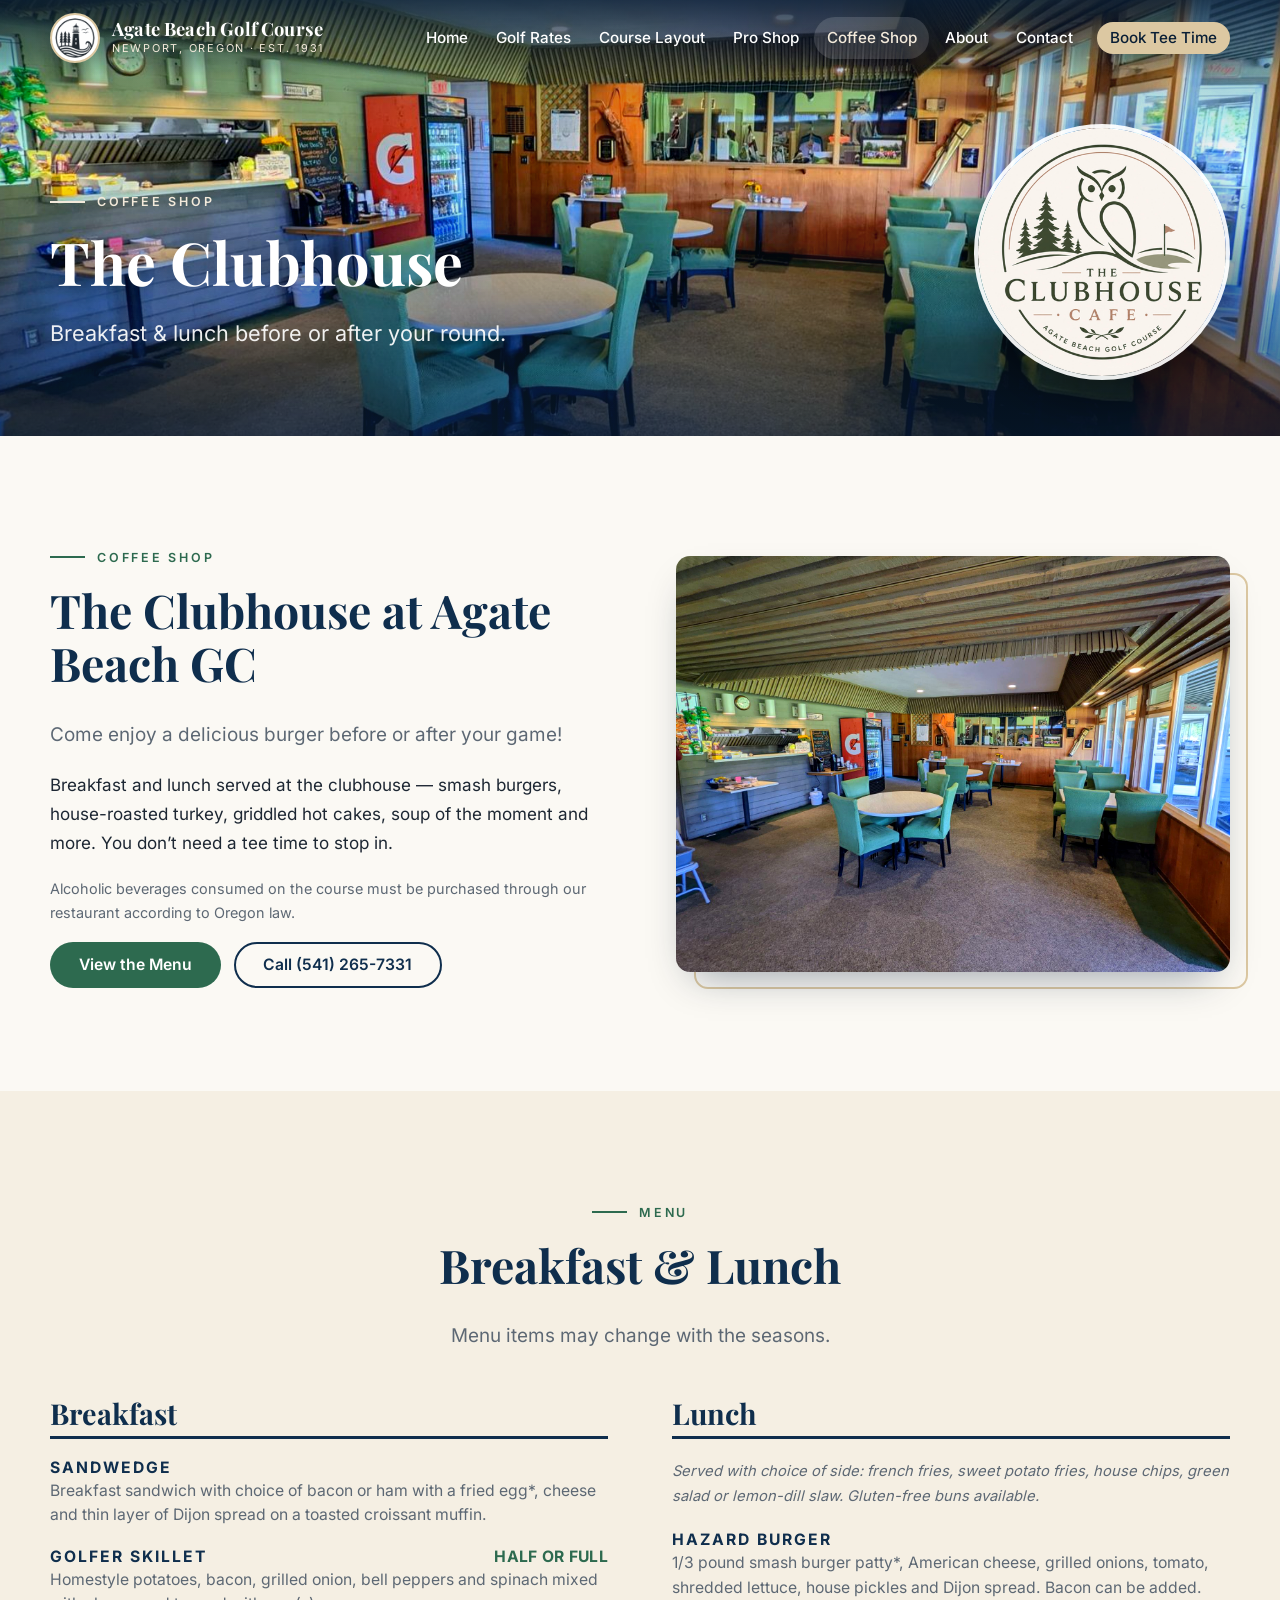
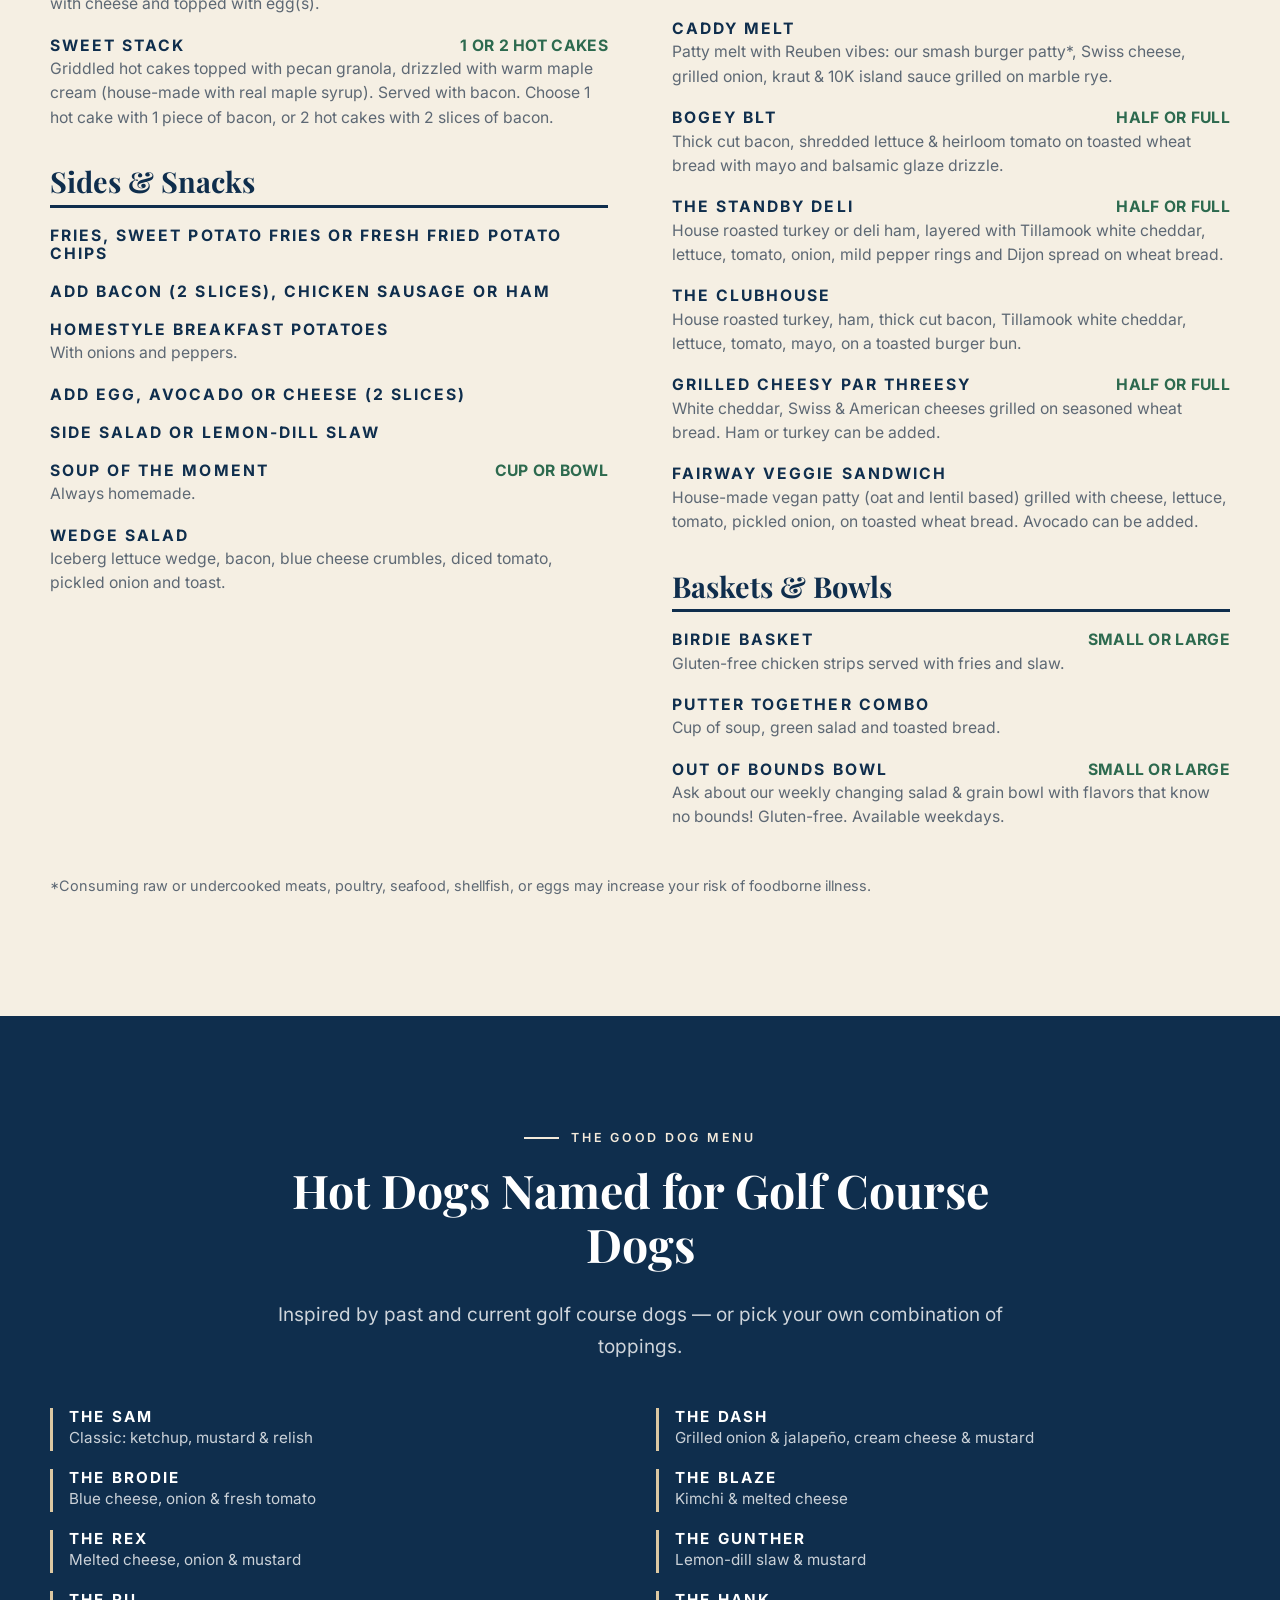
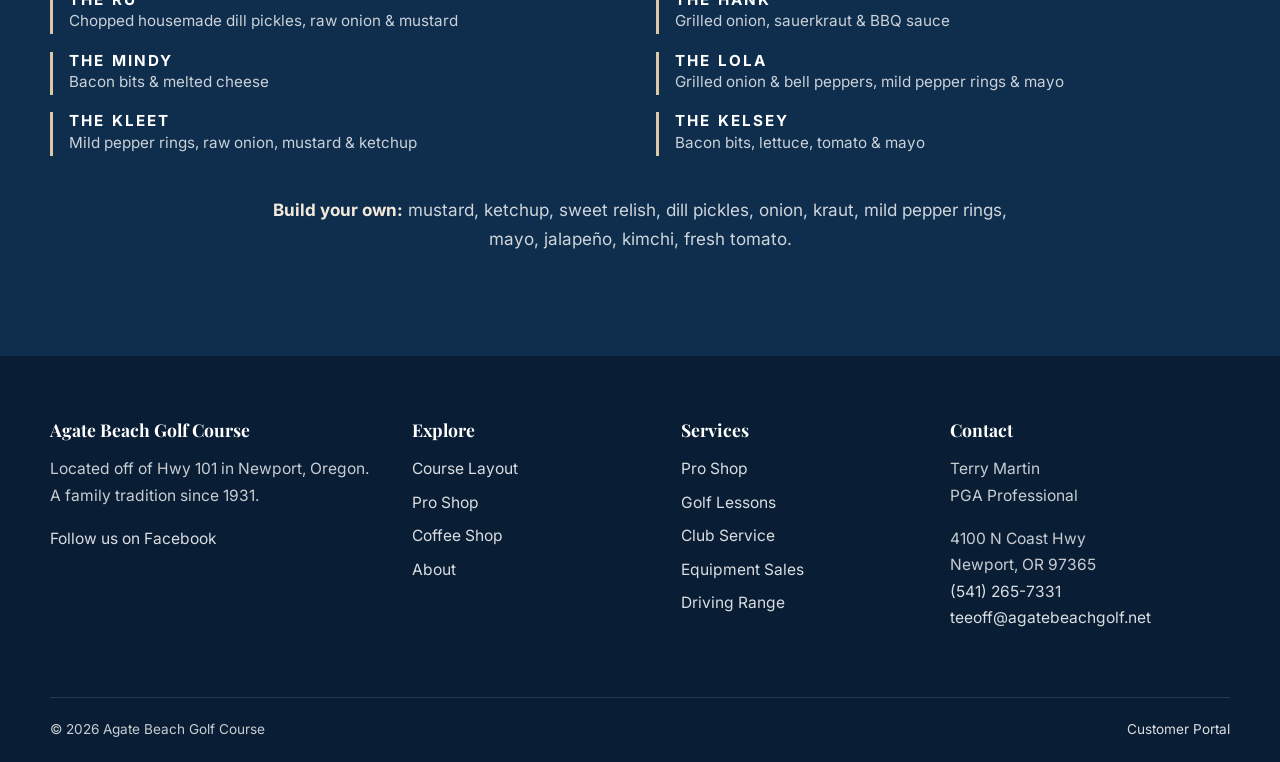
<file: coffee-shop.html>
<!DOCTYPE html>
<html lang="en">
<head>
<meta charset="utf-8">
<meta name="viewport" content="width=device-width, initial-scale=1">
<title>Coffee Shop & Menu | Agate Beach Golf Course</title>
<meta name="description" content="The Clubhouse coffee shop at Agate Beach Golf Course: breakfast, burgers, sandwiches and the Good Dog hot dog menu in Newport, Oregon.">
<meta property="og:title" content="Coffee Shop & Menu | Agate Beach Golf Course">
<meta property="og:description" content="The Clubhouse coffee shop at Agate Beach Golf Course: breakfast, burgers, sandwiches and the Good Dog hot dog menu in Newport, Oregon.">
<meta property="og:image" content="https://agatebeachgolf.net/assets/images/aerial.jpg">
<link rel="icon" href="assets/images/logo.png" type="image/png">
<link rel="preload" href="assets/fonts/inter-latin.woff2" as="font" type="font/woff2" crossorigin>
<link rel="preload" href="assets/fonts/playfair-display-latin.woff2" as="font" type="font/woff2" crossorigin>
<link rel="stylesheet" href="assets/css/styles.css">
</head>
<body>
<a class="skip-link" href="#main">Skip to content</a>

<header class="site-header">
  <div class="container nav">
    <a class="brand" href="index.html">
      <img src="assets/images/logo.png" alt="" width="50" height="50">
      <span>
        <span class="brand-name">Agate Beach Golf Course</span>
        <span class="brand-tag">Newport, Oregon &middot; Est. 1931</span>
      </span>
    </a>
    <button class="nav-toggle" type="button" aria-expanded="false" aria-controls="nav-menu" aria-label="Menu">
      <span></span><span></span><span></span>
    </button>
    <ul class="nav-menu" id="nav-menu">
      <li><a href="index.html">Home</a></li>
      <li><a href="rates.html">Golf Rates</a></li>
      <li><a href="course.html">Course Layout</a></li>
      <li class="nav-mobile-only"><a href="course.html#my-scorecard">Digital Scorecard</a></li>
      <li><a href="pro-shop.html">Pro Shop</a></li>
      <li><a href="coffee-shop.html">Coffee Shop</a></li>
      <li><a href="about.html">About</a></li>
      <li><a href="contact.html">Contact</a></li>
      <li><a class="btn btn-accent nav-cta" href="https://foreupsoftware.com/index.php/booking/21987/9520#teetimes" target="_blank" rel="noopener">Book Tee Time</a></li>
    </ul>
  </div>
</header>

<main id="main">
  <section class="hero hero-page" style="background-image:url('assets/images/cafe.jpg');background-position:center">
    <div class="container hero-split">
      <div>
        <p class="eyebrow">Coffee Shop</p>
        <h1>The Clubhouse</h1>
        <p class="lead">Breakfast &amp; lunch before or after your round.</p>
      </div>
      <img class="hero-logo" src="assets/images/clubhouse-logo.png" alt="The Clubhouse Cafe at Agate Beach Golf Course logo" width="420" height="420">
    </div>
  </section>


  <section class="section">
    <div class="container split">
      <div class="reveal">
        <p class="eyebrow">Coffee Shop</p>
        <h2>The Clubhouse at Agate Beach GC</h2>
        <p class="lead">Come enjoy a delicious burger before or after your game!</p>
        <p>Breakfast and lunch served at the clubhouse &mdash; smash burgers, house-roasted turkey, griddled hot cakes, soup of the moment and more. You don&rsquo;t need a tee time to stop in.</p>
        <p class="note">Alcoholic beverages consumed on the course must be purchased through our restaurant according to Oregon law.</p>
        <div class="btn-row"><a class="btn btn-green" href="#menu">View the Menu</a><a class="btn btn-outline-dark" href="tel:+15412657331">Call (541) 265-7331</a></div>
      </div>
      <figure class="frame reveal">
        <img src="assets/images/cafe.jpg" alt="Dining area of The Clubhouse with teal chairs, wood paneling and a service counter" width="1600" height="1200" loading="lazy">
      </figure>
    </div>
  </section>

  <section class="section section-sand" id="menu">
    <div class="container">
      <div class="section-head center reveal">
        <p class="eyebrow">Menu</p>
        <h2>Breakfast &amp; Lunch</h2>
        <p class="lead">Menu items may change with the seasons.</p>
      </div>
      <div class="menu-grid">
        <div class="menu-group reveal">
          <h3>Breakfast</h3>
        <div class="menu-item"><h4>Sandwedge</h4><p>Breakfast sandwich with choice of bacon or ham with a fried egg*, cheese and thin layer of Dijon spread on a toasted croissant muffin.</p></div>
        <div class="menu-item"><h4>Golfer Skillet<span>Half or Full</span></h4><p>Homestyle potatoes, bacon, grilled onion, bell peppers and spinach mixed with cheese and topped with egg(s).</p></div>
        <div class="menu-item"><h4>Sweet Stack<span>1 or 2 hot cakes</span></h4><p>Griddled hot cakes topped with pecan granola, drizzled with warm maple cream (house-made with real maple syrup). Served with bacon. Choose 1 hot cake with 1 piece of bacon, or 2 hot cakes with 2 slices of bacon.</p></div>
          <h3 style="margin-top:2.2rem">Sides &amp; Snacks</h3>
        <div class="menu-item"><h4>Fries, sweet potato fries or fresh fried potato chips</h4><p></p></div>
        <div class="menu-item"><h4>Add bacon (2 slices), chicken sausage or ham</h4><p></p></div>
        <div class="menu-item"><h4>Homestyle breakfast potatoes</h4><p>With onions and peppers.</p></div>
        <div class="menu-item"><h4>Add egg, avocado or cheese (2 slices)</h4><p></p></div>
        <div class="menu-item"><h4>Side salad or lemon-dill slaw</h4><p></p></div>
        <div class="menu-item"><h4>Soup of the Moment<span>Cup or Bowl</span></h4><p>Always homemade.</p></div>
        <div class="menu-item"><h4>Wedge Salad</h4><p>Iceberg lettuce wedge, bacon, blue cheese crumbles, diced tomato, pickled onion and toast.</p></div>
        </div>
        <div class="menu-group reveal">
          <h3>Lunch</h3>
          <p class="menu-note">Served with choice of side: french fries, sweet potato fries, house chips, green salad or lemon-dill slaw. Gluten-free buns available.</p>
        <div class="menu-item"><h4>Hazard Burger</h4><p>1/3 pound smash burger patty*, American cheese, grilled onions, tomato, shredded lettuce, house pickles and Dijon spread. Bacon can be added.</p></div>
        <div class="menu-item"><h4>Caddy Melt</h4><p>Patty melt with Reuben vibes: our smash burger patty*, Swiss cheese, grilled onion, kraut &amp; 10K island sauce grilled on marble rye.</p></div>
        <div class="menu-item"><h4>Bogey BLT<span>Half or Full</span></h4><p>Thick cut bacon, shredded lettuce &amp; heirloom tomato on toasted wheat bread with mayo and balsamic glaze drizzle.</p></div>
        <div class="menu-item"><h4>The Standby Deli<span>Half or Full</span></h4><p>House roasted turkey or deli ham, layered with Tillamook white cheddar, lettuce, tomato, onion, mild pepper rings and Dijon spread on wheat bread.</p></div>
        <div class="menu-item"><h4>The Clubhouse</h4><p>House roasted turkey, ham, thick cut bacon, Tillamook white cheddar, lettuce, tomato, mayo, on a toasted burger bun.</p></div>
        <div class="menu-item"><h4>Grilled Cheesy Par Threesy<span>Half or Full</span></h4><p>White cheddar, Swiss &amp; American cheeses grilled on seasoned wheat bread. Ham or turkey can be added.</p></div>
        <div class="menu-item"><h4>Fairway Veggie Sandwich</h4><p>House-made vegan patty (oat and lentil based) grilled with cheese, lettuce, tomato, pickled onion, on toasted wheat bread. Avocado can be added.</p></div>
          <h3 style="margin-top:2.2rem">Baskets &amp; Bowls</h3>
        <div class="menu-item"><h4>Birdie Basket<span>Small or Large</span></h4><p>Gluten-free chicken strips served with fries and slaw.</p></div>
        <div class="menu-item"><h4>Putter Together Combo</h4><p>Cup of soup, green salad and toasted bread.</p></div>
        <div class="menu-item"><h4>Out of Bounds Bowl<span>Small or Large</span></h4><p>Ask about our weekly changing salad &amp; grain bowl with flavors that know no bounds! Gluten-free. Available weekdays.</p></div>
        </div>
      </div>
      <p class="note" style="margin-top:1.5rem">*Consuming raw or undercooked meats, poultry, seafood, shellfish, or eggs may increase your risk of foodborne illness.</p>
    </div>
  </section>

  <section class="section section-navy" id="good-dogs">
    <div class="container">
      <div class="section-head center reveal">
        <p class="eyebrow">The Good Dog Menu</p>
        <h2>Hot Dogs Named for Golf Course Dogs</h2>
        <p class="lead">Inspired by past and current golf course dogs &mdash; or pick your own combination of toppings.</p>
      </div>
      <div class="dog-grid reveal">
        <div class="dog"><h4>The Sam</h4><p>Classic: ketchup, mustard &amp; relish</p></div>
        <div class="dog"><h4>The Brodie</h4><p>Blue cheese, onion &amp; fresh tomato</p></div>
        <div class="dog"><h4>The Rex</h4><p>Melted cheese, onion &amp; mustard</p></div>
        <div class="dog"><h4>The Ru</h4><p>Chopped housemade dill pickles, raw onion &amp; mustard</p></div>
        <div class="dog"><h4>The Mindy</h4><p>Bacon bits &amp; melted cheese</p></div>
        <div class="dog"><h4>The Kleet</h4><p>Mild pepper rings, raw onion, mustard &amp; ketchup</p></div>
        <div class="dog"><h4>The Dash</h4><p>Grilled onion &amp; jalape&ntilde;o, cream cheese &amp; mustard</p></div>
        <div class="dog"><h4>The Blaze</h4><p>Kimchi &amp; melted cheese</p></div>
        <div class="dog"><h4>The Gunther</h4><p>Lemon-dill slaw &amp; mustard</p></div>
        <div class="dog"><h4>The Hank</h4><p>Grilled onion, sauerkraut &amp; BBQ sauce</p></div>
        <div class="dog"><h4>The Lola</h4><p>Grilled onion &amp; bell peppers, mild pepper rings &amp; mayo</p></div>
        <div class="dog"><h4>The Kelsey</h4><p>Bacon bits, lettuce, tomato &amp; mayo</p></div>
      </div>
      <p class="reveal" style="text-align:center;margin:2.5rem auto 0;max-width:46rem;color:rgba(255,255,255,.8)"><strong style="color:var(--accent-soft)">Build your own:</strong> mustard, ketchup, sweet relish, dill pickles, onion, kraut, mild pepper rings, mayo, jalape&ntilde;o, kimchi, fresh tomato.</p>
    </div>
  </section>

</main>

<footer class="site-footer">
  <div class="container">
    <div class="footer-grid">
      <div>
        <h4>Agate Beach Golf Course</h4>
        <p>Located off of Hwy 101 in Newport, Oregon. A family tradition since 1931.</p>
        <p><a href="https://www.facebook.com/Agatebeachgolf" target="_blank" rel="noopener">Follow us on Facebook</a></p>
      </div>
      <div>
        <h4>Explore</h4>
        <ul>
          <li><a href="course.html">Course Layout</a></li>
              <li><a href="pro-shop.html">Pro Shop</a></li>
          <li><a href="coffee-shop.html">Coffee Shop</a></li>
          <li><a href="about.html">About</a></li>
        </ul>
      </div>
      <div>
        <h4>Services</h4>
        <ul>
          <li><a href="pro-shop.html">Pro Shop</a></li>
          <li><a href="pro-shop.html#lessons">Golf Lessons</a></li>
          <li><a href="pro-shop.html#services">Club Service</a></li>
          <li><a href="pro-shop.html#services">Equipment Sales</a></li>
          <li><a href="rates.html#range">Driving Range</a></li>
        </ul>
      </div>
      <div>
        <h4>Contact</h4>
        <p>Terry Martin<br>PGA Professional</p>
        <p>4100 N Coast Hwy<br>Newport, OR 97365<br>
        <a href="tel:+15412657331">(541) 265-7331</a><br>
        <a href="mailto:teeoff@agatebeachgolf.net">teeoff@agatebeachgolf.net</a></p>
      </div>
    </div>
    <div class="footer-bottom">
      <span>&copy; <span id="year">2026</span> Agate Beach Golf Course</span>
      <a href="https://foreupsoftware.com/index.php/booking/21987#/login" target="_blank" rel="noopener">Customer Portal</a>
    </div>
  </div>
</footer>

<script src="assets/js/main.js"></script>
</body>
</html>
</file>
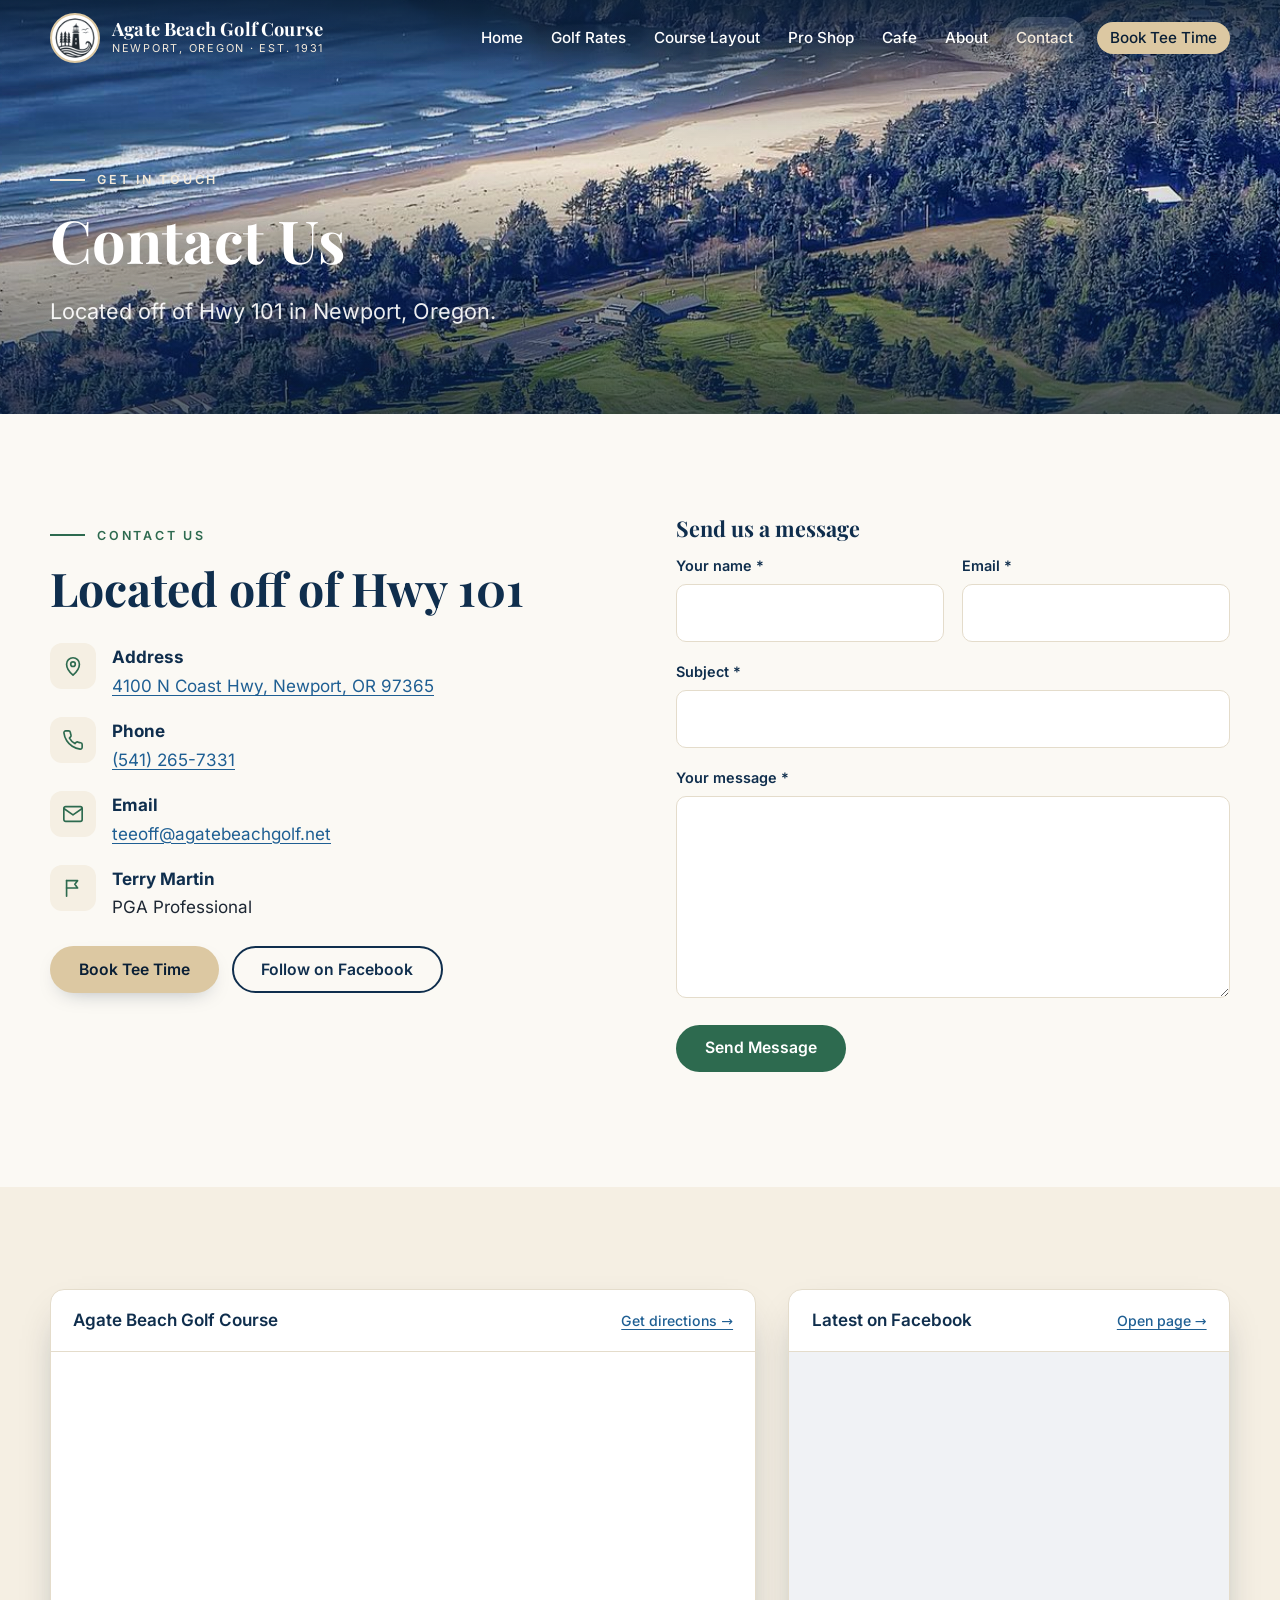
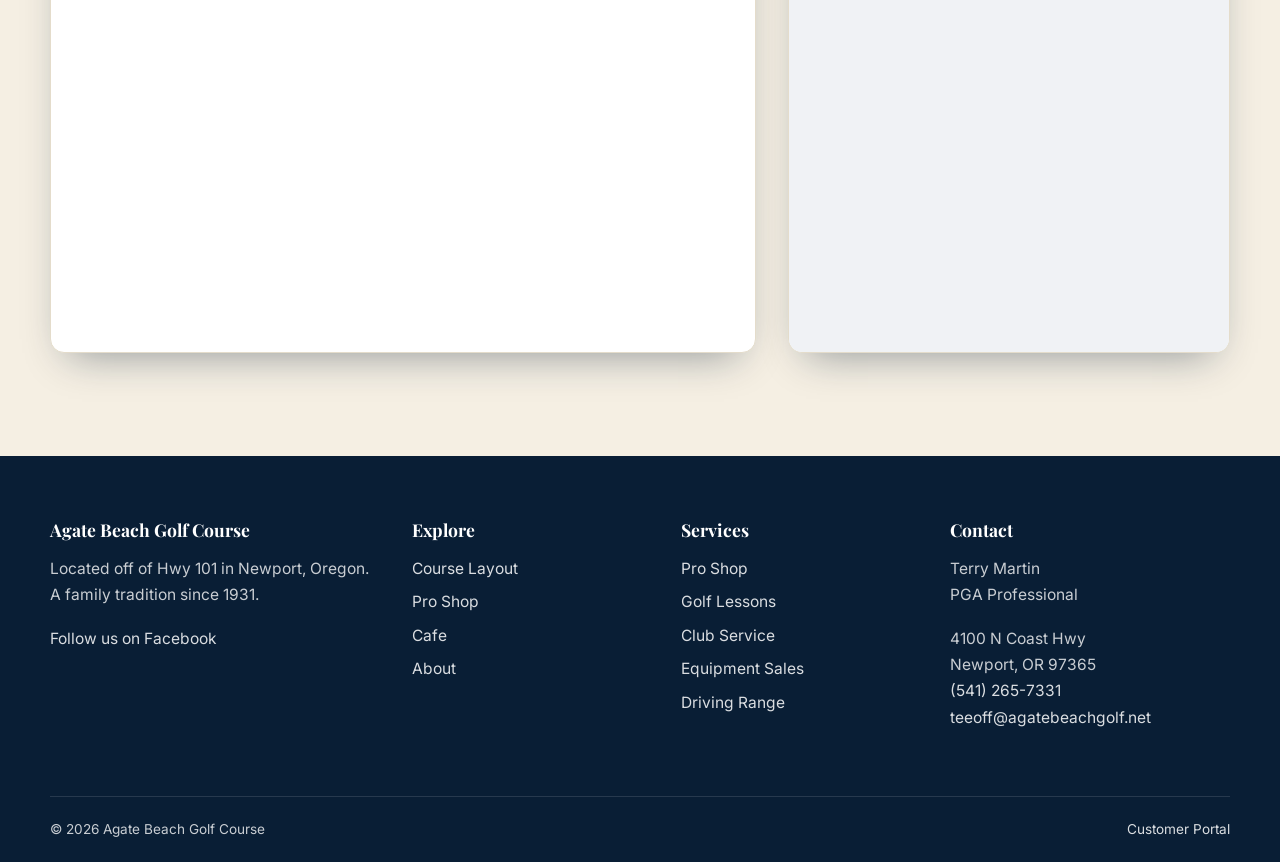
<file: contact.html>
<!DOCTYPE html>
<html lang="en">
<head>
<meta charset="utf-8">
<meta name="viewport" content="width=device-width, initial-scale=1">
<title>Contact & Directions | Agate Beach Golf Course</title>
<meta name="description" content="Address, phone, email, map and Facebook for Agate Beach Golf Course, 4100 N Coast Hwy, Newport, Oregon.">
<meta property="og:title" content="Contact & Directions | Agate Beach Golf Course">
<meta property="og:description" content="Address, phone, email, map and Facebook for Agate Beach Golf Course, 4100 N Coast Hwy, Newport, Oregon.">
<meta property="og:image" content="https://agatebeachgolf.net/assets/images/aerial.jpg">
<link rel="icon" href="assets/images/logo.png" type="image/png">
<link rel="preload" href="assets/fonts/inter-latin.woff2" as="font" type="font/woff2" crossorigin>
<link rel="preload" href="assets/fonts/playfair-display-latin.woff2" as="font" type="font/woff2" crossorigin>
<link rel="stylesheet" href="assets/css/styles.css?v=20261010-5">
<link rel="stylesheet" href="data/theme.css">
</head>
<body>
<a class="skip-link" href="#main">Skip to content</a>

<header class="site-header">
  <div class="container nav">
    <a class="brand" href="index.html">
      <img src="assets/images/logo.png" alt="" width="50" height="50">
      <span>
        <span class="brand-name">Agate Beach Golf Course</span>
        <span class="brand-tag">Newport, Oregon &middot; Est. 1931</span>
      </span>
    </a>
    <button class="nav-toggle" type="button" aria-expanded="false" aria-controls="nav-menu" aria-label="Menu">
      <span></span><span></span><span></span>
    </button>
    <ul class="nav-menu" id="nav-menu">
      <li class="nav-mobile-only nav-book"><a class="btn btn-accent nav-cta" href="https://foreupsoftware.com/index.php/booking/21987/9520#teetimes" target="_blank" rel="noopener">Book Tee Time</a></li>
      <li><a href="index.html">Home</a></li>
      <li><a href="rates.html">Golf Rates</a></li>
      <li><a href="course.html">Course Layout</a></li>
      <li class="nav-mobile-only"><a href="scorecard.html">Digital Scorecard</a></li>
      <li><a href="pro-shop.html">Pro Shop</a></li>
      <li><a href="cafe.html">Cafe</a></li>
      <li><a href="about.html">About</a></li>
      <li><a href="contact.html">Contact</a></li>
      <li class="nav-desktop-only"><a class="btn btn-accent nav-cta" href="https://foreupsoftware.com/index.php/booking/21987/9520#teetimes" target="_blank" rel="noopener">Book Tee Time</a></li>
      <li class="nav-mobile-only nav-actions">
        <a href="tel:+15412657331" aria-label="Call the pro shop, (541) 265-7331"><svg viewBox="0 0 24 24" aria-hidden="true"><path d="M22 16.92v3a2 2 0 0 1-2.18 2 19.79 19.79 0 0 1-8.63-3.07 19.5 19.5 0 0 1-6-6 19.79 19.79 0 0 1-3.07-8.67A2 2 0 0 1 4.11 2h3a2 2 0 0 1 2 1.72 12.84 12.84 0 0 0 .7 2.81 2 2 0 0 1-.45 2.11L8.09 9.91a16 16 0 0 0 6 6l1.27-1.27a2 2 0 0 1 2.11-.45 12.84 12.84 0 0 0 2.81.7A2 2 0 0 1 22 16.92z"/></svg><span>Call</span></a>
        <a href="https://www.facebook.com/Agatebeachgolf" target="_blank" rel="noopener" aria-label="Agate Beach Golf on Facebook"><svg viewBox="0 0 24 24" aria-hidden="true"><path d="M18 2h-3a5 5 0 0 0-5 5v3H7v4h3v8h4v-8h3l1-4h-4V7a1 1 0 0 1 1-1h3z"/></svg><span>Facebook</span></a>
        <a href="https://www.google.com/maps/search/?api=1&amp;query=Agate+Beach+Golf+Course%2C+4100+N+Coast+Hwy%2C+Newport%2C+OR+97365" target="_blank" rel="noopener" aria-label="Directions in Google Maps"><svg viewBox="0 0 24 24" aria-hidden="true"><path d="M21 10c0 7-9 13-9 13s-9-6-9-13a9 9 0 0 1 18 0z"/><circle cx="12" cy="10" r="3"/></svg><span>Directions</span></a>
      </li>    </ul>
  </div>
</header>

<main id="main">
  <section class="hero hero-page" style="background-image:url('assets/images/aerial.jpg');background-position:center">
    <div class="container">
      <p class="eyebrow">Get in Touch</p>
      <h1>Contact Us</h1>
      <p class="lead">Located off of Hwy 101 in Newport, Oregon.</p>
    </div>
  </section>


  <section class="section">
    <div class="container split" style="align-items:start">
      <div class="reveal">
        <p class="eyebrow">Contact Us</p>
        <h2>Located off of Hwy 101</h2>
        <ul class="contact-list">
          <li><div class="icon"><svg viewBox="0 0 24 24" aria-hidden="true"><path d="M12 22s7-6.200 7-12a7 7 0 0 0-14 0c0 5.800 7 12 7 12z"/><circle cx="12" cy="10" r="2.500"/></svg></div><div><strong>Address</strong><a href="https://www.google.com/maps/search/?api=1&query=Agate+Beach+Golf+Course,+4100+N+Coast+Hwy,+Newport,+OR+97365" target="_blank" rel="noopener">4100 N Coast Hwy, Newport, OR 97365</a></div></li>
          <li><div class="icon"><svg viewBox="0 0 24 24" aria-hidden="true"><path d="M22 16.900v3a2 2 0 0 1-2.200 2 19.800 19.800 0 0 1-8.600-3.100 19.500 19.500 0 0 1-6-6A19.800 19.800 0 0 1 2.100 4.200 2 2 0 0 1 4.100 2h3a2 2 0 0 1 2 1.700c.1 1 .4 1.900.7 2.800a2 2 0 0 1-.5 2.100L8.100 9.900a16 16 0 0 0 6 6l1.300-1.200a2 2 0 0 1 2.100-.4c.9.300 1.800.6 2.800.7a2 2 0 0 1 1.700 2z"/></svg></div><div><strong>Phone</strong><a href="tel:+15412657331">(541) 265-7331</a></div></li>
          <li><div class="icon"><svg viewBox="0 0 24 24" aria-hidden="true"><rect x="2" y="4" width="20" height="16" rx="2"/><path d="m22 6-10 7L2 6"/></svg></div><div><strong>Email</strong><a href="mailto:teeoff@agatebeachgolf.net">teeoff@agatebeachgolf.net</a></div></li>
          <li><div class="icon"><svg viewBox="0 0 24 24" aria-hidden="true"><path d="M5 21V4"/><path d="M5 4h12l-3 4 3 4H5"/></svg></div><div><strong>Terry Martin</strong>PGA Professional</div></li>
        </ul>
        <div class="btn-row"><a class="btn btn-accent" href="https://foreupsoftware.com/index.php/booking/21987/9520#teetimes" target="_blank" rel="noopener">Book Tee Time</a><a class="btn btn-outline-dark" href="https://www.facebook.com/Agatebeachgolf" target="_blank" rel="noopener">Follow on Facebook</a></div>
      </div>
      <div class="reveal">
        <h3>Send us a message</h3>
        <form id="contact-form" class="form-grid" action="contact.php" method="post">
          <div class="hp-field" aria-hidden="true"><label for="c-website">Leave this field empty</label><input id="c-website" name="website" type="text" tabindex="-1" autocomplete="off"></div>
          <input type="hidden" name="started" id="c-started" value="">
          <div><label for="c-name">Your name *</label><input id="c-name" name="name" type="text" autocomplete="name" required></div>
          <div><label for="c-email">Email *</label><input id="c-email" name="email" type="email" autocomplete="email" required></div>
          <div class="span-2"><label for="c-subject">Subject *</label><input id="c-subject" name="subject" type="text" required></div>
          <div class="span-2"><label for="c-message">Your message *</label><textarea id="c-message" name="message" rows="6" required></textarea></div>
          <div class="span-2"><button class="btn btn-green" type="submit">Send Message</button><p id="form-status" class="form-status" role="status" style="margin-top:.8rem"></p></div>
        </form>
      </div>
    </div>
  </section>

  <section class="section section-sand" id="visit">
  <div class="container">

    <div class="visit">
      <div class="embed-card reveal">
        <div class="embed-title"><span>Agate Beach Golf Course</span> <a href="https://www.google.com/maps/dir/?api=1&destination=Agate+Beach+Golf+Course,+4100+N+Coast+Hwy,+Newport,+OR+97365" target="_blank" rel="noopener">Get directions &rarr;</a></div>
        <iframe class="map-frame" title="Map showing Agate Beach Golf Course, 4100 N Coast Hwy, Newport, Oregon" src="https://maps.google.com/maps?q=Agate+Beach+Golf+Course,+4100+N+Coast+Hwy,+Newport,+OR+97365&t=m&z=15&output=embed&iwloc=near" loading="lazy" referrerpolicy="no-referrer-when-downgrade" allowfullscreen></iframe>
      </div>
      <div class="embed-card reveal">
        <div class="embed-title"><span>Latest on Facebook</span> <a href="https://www.facebook.com/Agatebeachgolf" target="_blank" rel="noopener">Open page &rarr;</a></div>
        <div class="fb-wrap">
          <iframe title="Agate Beach Golf Course on Facebook" data-fb-page="https://www.facebook.com/Agatebeachgolf" height="600" scrolling="no" frameborder="0" allow="encrypted-media" loading="lazy"></iframe>
        </div>
      </div>
    </div>
  </div>
  </section>

</main>

<footer class="site-footer">
  <div class="container">
    <div class="footer-grid">
      <div>
        <h4>Agate Beach Golf Course</h4>
        <p>Located off of Hwy 101 in Newport, Oregon. A family tradition since 1931.</p>
        <p><a href="https://www.facebook.com/Agatebeachgolf" target="_blank" rel="noopener">Follow us on Facebook</a></p>
      </div>
      <div>
        <h4>Explore</h4>
        <ul>
          <li><a href="course.html">Course Layout</a></li>
              <li><a href="pro-shop.html">Pro Shop</a></li>
          <li><a href="cafe.html">Cafe</a></li>
          <li><a href="about.html">About</a></li>
        </ul>
      </div>
      <div>
        <h4>Services</h4>
        <ul>
          <li><a href="pro-shop.html">Pro Shop</a></li>
          <li><a href="pro-shop.html#lessons">Golf Lessons</a></li>
          <li><a href="pro-shop.html#services">Club Service</a></li>
          <li><a href="pro-shop.html#services">Equipment Sales</a></li>
          <li><a href="rates.html#range">Driving Range</a></li>
        </ul>
      </div>
      <div>
        <h4>Contact</h4>
        <p>Terry Martin<br>PGA Professional</p>
        <p>4100 N Coast Hwy<br>Newport, OR 97365<br>
        <a href="tel:+15412657331">(541) 265-7331</a><br>
        <a href="mailto:teeoff@agatebeachgolf.net">teeoff@agatebeachgolf.net</a></p>
      </div>
    </div>
    <div class="footer-bottom">
      <span>&copy; <span id="year">2026</span> Agate Beach Golf Course</span>
      <a href="https://foreupsoftware.com/index.php/booking/21987#/login" target="_blank" rel="noopener">Customer Portal</a>
    </div>
  </div>
</footer>

<script src="assets/js/main.js?v=20261010-5"></script>
</body>
</html>
</file>
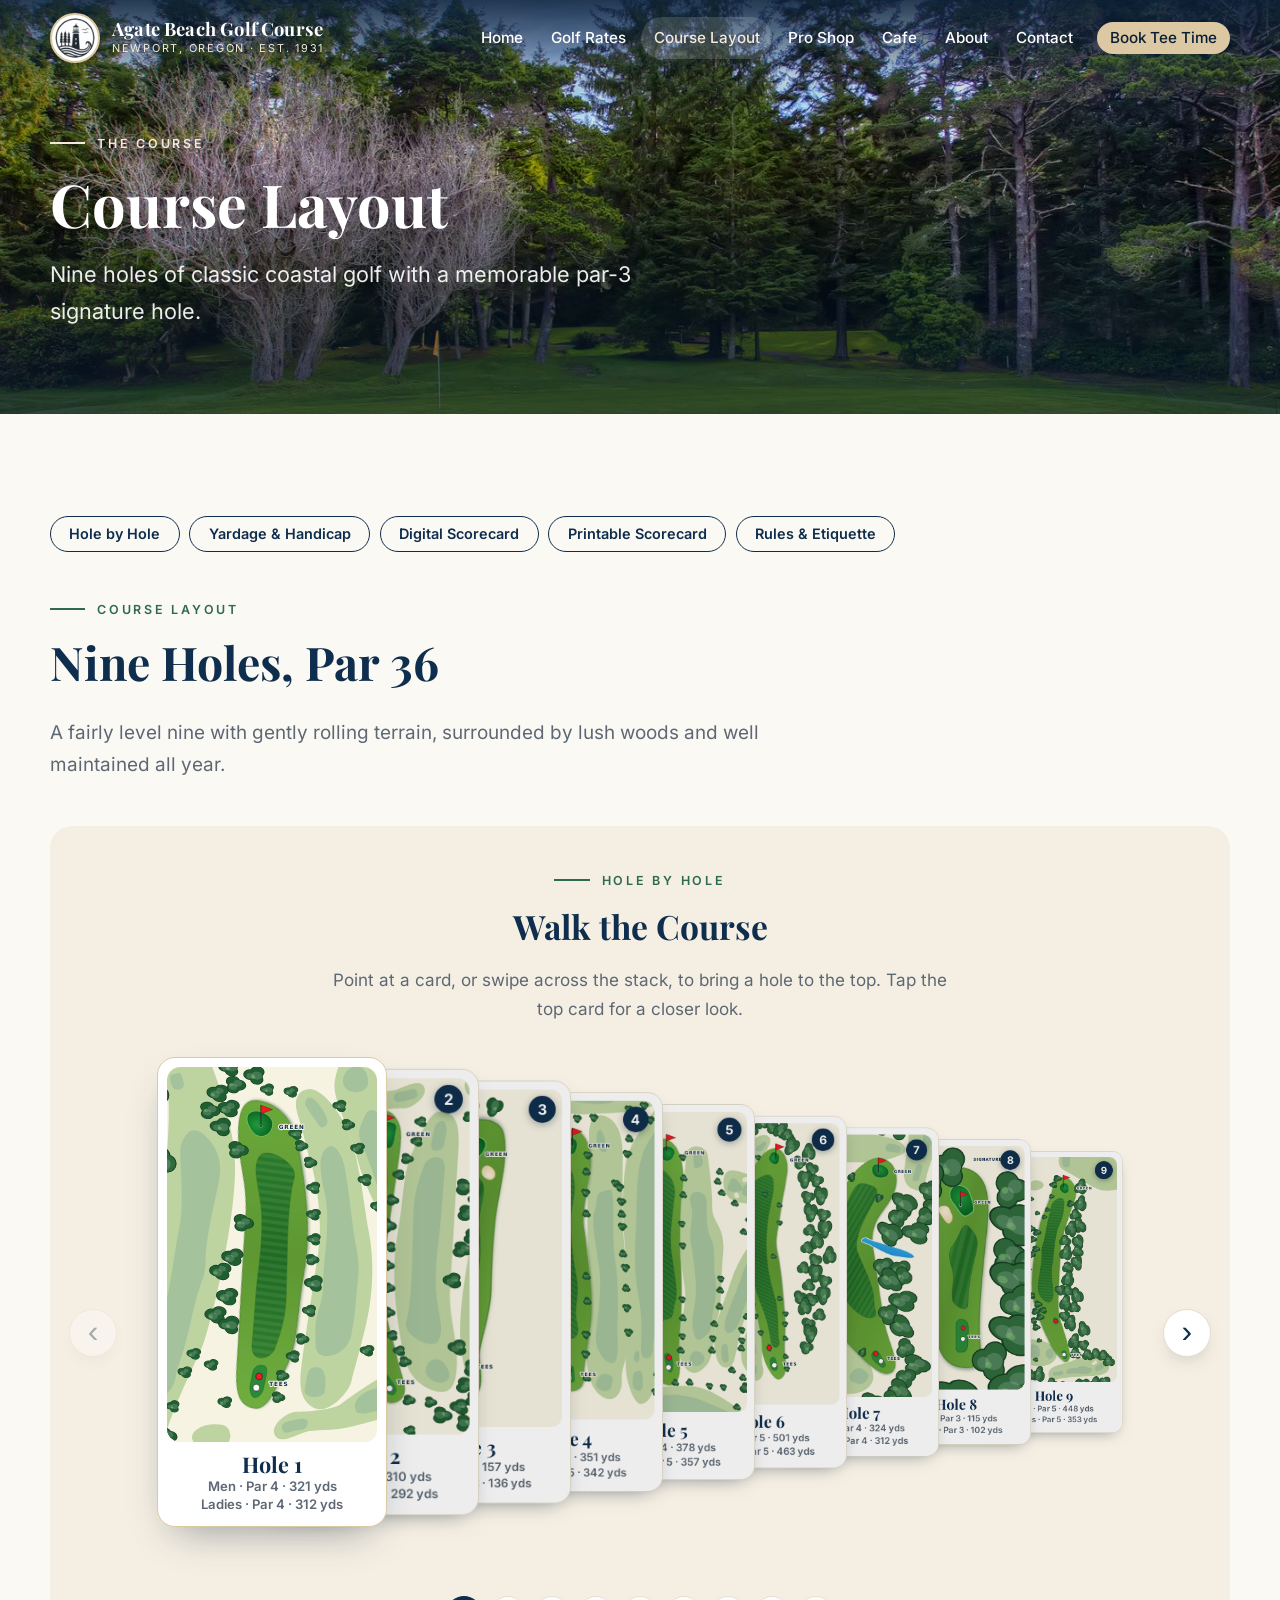
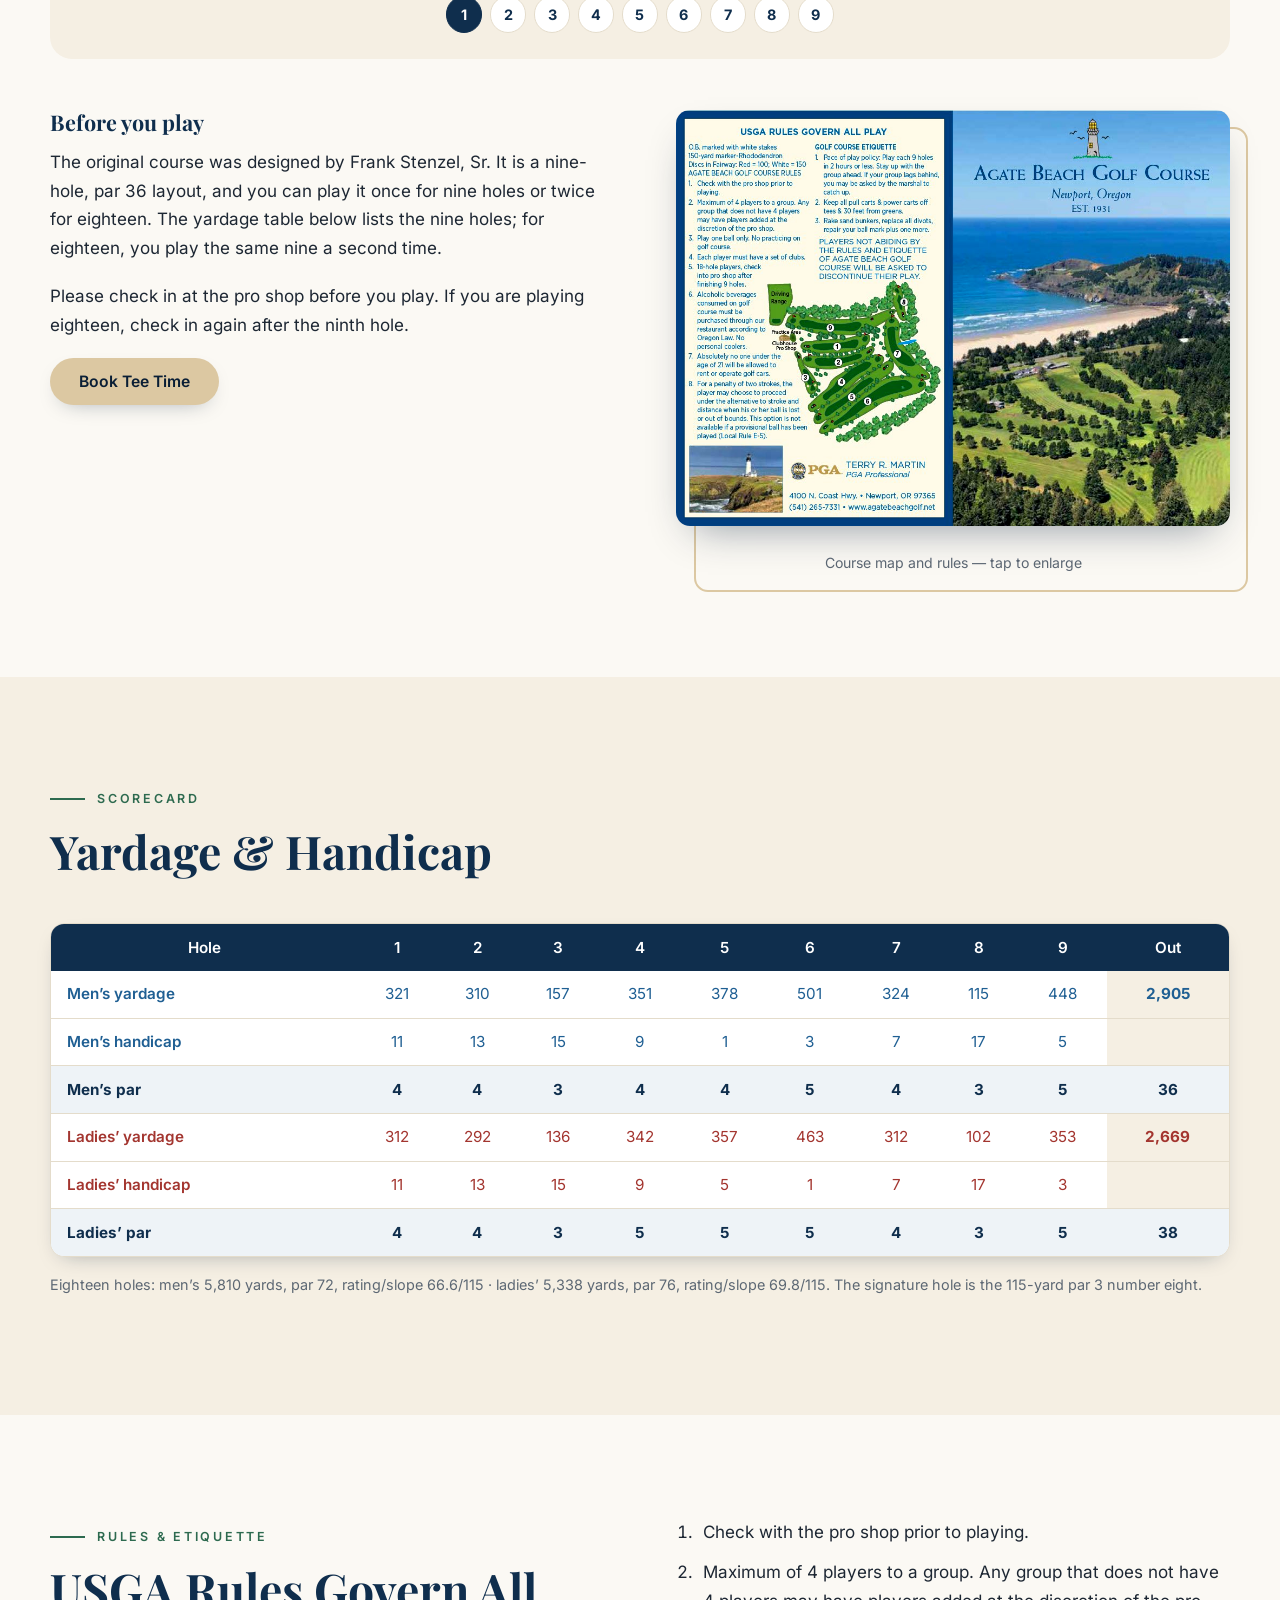
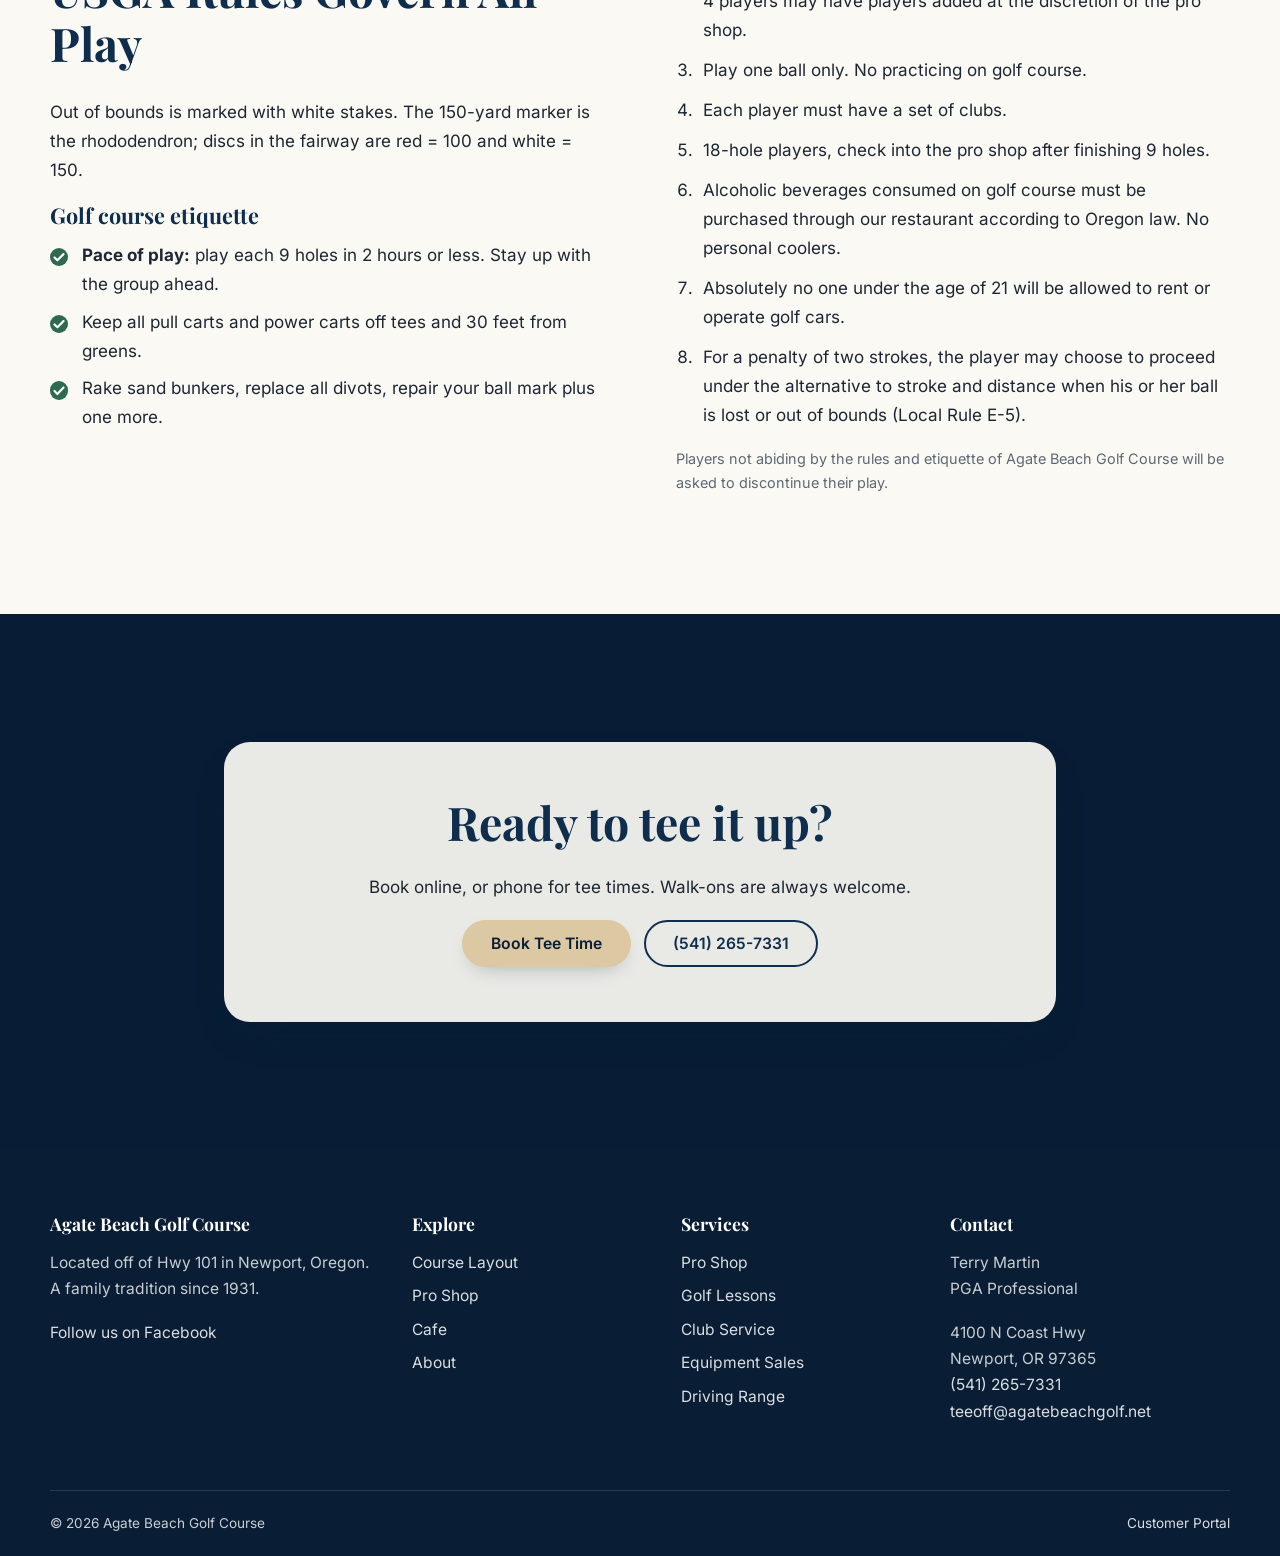
<file: course.html>
<!DOCTYPE html>
<html lang="en">
<head>
<meta charset="utf-8">
<meta name="viewport" content="width=device-width, initial-scale=1">
<title>Course Layout & Scorecard | Agate Beach Golf Course</title>
<meta name="description" content="Course map, yardage, handicaps and rules for the nine-hole Agate Beach Golf Course in Newport, Oregon.">
<meta property="og:title" content="Course Layout & Scorecard | Agate Beach Golf Course">
<meta property="og:description" content="Course map, yardage, handicaps and rules for the nine-hole Agate Beach Golf Course in Newport, Oregon.">
<meta property="og:image" content="https://agatebeachgolf.net/assets/images/aerial.jpg">
<link rel="icon" href="assets/images/logo.png" type="image/png">
<link rel="preload" href="assets/fonts/inter-latin.woff2" as="font" type="font/woff2" crossorigin>
<link rel="preload" href="assets/fonts/playfair-display-latin.woff2" as="font" type="font/woff2" crossorigin>
<link rel="stylesheet" href="assets/css/styles.css?v=20261010-5">
<link rel="stylesheet" href="data/theme.css">
</head>
<body>
<a class="skip-link" href="#main">Skip to content</a>

<header class="site-header">
  <div class="container nav">
    <a class="brand" href="index.html">
      <img src="assets/images/logo.png" alt="" width="50" height="50">
      <span>
        <span class="brand-name">Agate Beach Golf Course</span>
        <span class="brand-tag">Newport, Oregon &middot; Est. 1931</span>
      </span>
    </a>
    <button class="nav-toggle" type="button" aria-expanded="false" aria-controls="nav-menu" aria-label="Menu">
      <span></span><span></span><span></span>
    </button>
    <ul class="nav-menu" id="nav-menu">
      <li class="nav-mobile-only nav-book"><a class="btn btn-accent nav-cta" href="https://foreupsoftware.com/index.php/booking/21987/9520#teetimes" target="_blank" rel="noopener">Book Tee Time</a></li>
      <li><a href="index.html">Home</a></li>
      <li><a href="rates.html">Golf Rates</a></li>
      <li><a href="course.html">Course Layout</a></li>
      <li class="nav-mobile-only"><a href="scorecard.html">Digital Scorecard</a></li>
      <li><a href="pro-shop.html">Pro Shop</a></li>
      <li><a href="cafe.html">Cafe</a></li>
      <li><a href="about.html">About</a></li>
      <li><a href="contact.html">Contact</a></li>
      <li class="nav-desktop-only"><a class="btn btn-accent nav-cta" href="https://foreupsoftware.com/index.php/booking/21987/9520#teetimes" target="_blank" rel="noopener">Book Tee Time</a></li>
      <li class="nav-mobile-only nav-actions">
        <a href="tel:+15412657331" aria-label="Call the pro shop, (541) 265-7331"><svg viewBox="0 0 24 24" aria-hidden="true"><path d="M22 16.92v3a2 2 0 0 1-2.18 2 19.79 19.79 0 0 1-8.63-3.07 19.5 19.5 0 0 1-6-6 19.79 19.79 0 0 1-3.07-8.67A2 2 0 0 1 4.11 2h3a2 2 0 0 1 2 1.72 12.84 12.84 0 0 0 .7 2.81 2 2 0 0 1-.45 2.11L8.09 9.91a16 16 0 0 0 6 6l1.27-1.27a2 2 0 0 1 2.11-.45 12.84 12.84 0 0 0 2.81.7A2 2 0 0 1 22 16.92z"/></svg><span>Call</span></a>
        <a href="https://www.facebook.com/Agatebeachgolf" target="_blank" rel="noopener" aria-label="Agate Beach Golf on Facebook"><svg viewBox="0 0 24 24" aria-hidden="true"><path d="M18 2h-3a5 5 0 0 0-5 5v3H7v4h3v8h4v-8h3l1-4h-4V7a1 1 0 0 1 1-1h3z"/></svg><span>Facebook</span></a>
        <a href="https://www.google.com/maps/search/?api=1&amp;query=Agate+Beach+Golf+Course%2C+4100+N+Coast+Hwy%2C+Newport%2C+OR+97365" target="_blank" rel="noopener" aria-label="Directions in Google Maps"><svg viewBox="0 0 24 24" aria-hidden="true"><path d="M21 10c0 7-9 13-9 13s-9-6-9-13a9 9 0 0 1 18 0z"/><circle cx="12" cy="10" r="3"/></svg><span>Directions</span></a>
      </li>    </ul>
  </div>
</header>

<main id="main">
  <section class="hero hero-page" style="background-image:url('assets/images/putting-green.jpg');background-position:center">
    <div class="container">
      <p class="eyebrow">The Course</p>
      <h1>Course Layout</h1>
      <p class="lead">Nine holes of classic coastal golf with a memorable par-3 signature hole.</p>
    </div>
  </section>


  <section class="section" id="layout">
    <div class="container">
      <nav class="jump-nav reveal" aria-label="On this page">
        <a class="btn btn-sm btn-outline-dark" href="#holes">Hole by Hole</a>
        <a class="btn btn-sm btn-outline-dark" href="#yardage">Yardage &amp; Handicap</a>
        <a class="btn btn-sm btn-outline-dark" href="scorecard.html">Digital Scorecard</a>
        <a class="btn btn-sm btn-outline-dark" href="assets/images/scorecard.jpg" target="_blank" rel="noopener">Printable Scorecard</a>
        <a class="btn btn-sm btn-outline-dark" href="#rules">Rules &amp; Etiquette</a>
      </nav>

      <div class="section-head reveal">
        <p class="eyebrow">Course Layout</p>
        <h2>Nine Holes, Par 36</h2>
        <p class="lead">A fairly level nine with gently rolling terrain, surrounded by lush woods and well maintained all year.</p>
      </div>

      <div class="hole-panel" id="holes">
        <div class="hole-panel-head">
          <p class="eyebrow">Hole by Hole</p>
          <h3>Walk the Course</h3>
          <p>Point at a card, or swipe across the stack, to bring a hole to the top. Tap the top card for a closer look.</p>
        </div>
          <div class="hc reveal" data-hole-carousel>
            <ol class="hc-track" aria-label="Hole layouts, 1 through 9">
              <li><button class="hc-card" type="button" aria-label="Hole 1 layout"><img src="assets/images/holes/vector/hole-1-card.svg?v=20261010-5" alt="Layout of hole 1" decoding="async"><span class="hc-num">Hole 1</span><span class="hc-meta"></span></button></li>
              <li><button class="hc-card" type="button" aria-label="Hole 2 layout"><img src="assets/images/holes/vector/hole-2-card.svg?v=20261010-5" alt="Layout of hole 2" decoding="async"><span class="hc-num">Hole 2</span><span class="hc-meta"></span></button></li>
              <li><button class="hc-card" type="button" aria-label="Hole 3 layout"><img src="assets/images/holes/vector/hole-3-card.svg?v=20261010-5" alt="Layout of hole 3" decoding="async"><span class="hc-num">Hole 3</span><span class="hc-meta"></span></button></li>
              <li><button class="hc-card" type="button" aria-label="Hole 4 layout"><img src="assets/images/holes/vector/hole-4-card.svg?v=20261010-5" alt="Layout of hole 4" decoding="async"><span class="hc-num">Hole 4</span><span class="hc-meta"></span></button></li>
              <li><button class="hc-card" type="button" aria-label="Hole 5 layout"><img src="assets/images/holes/vector/hole-5-card.svg?v=20261010-5" alt="Layout of hole 5" decoding="async"><span class="hc-num">Hole 5</span><span class="hc-meta"></span></button></li>
              <li><button class="hc-card" type="button" aria-label="Hole 6 layout"><img src="assets/images/holes/vector/hole-6-card.svg?v=20261010-5" alt="Layout of hole 6" decoding="async"><span class="hc-num">Hole 6</span><span class="hc-meta"></span></button></li>
              <li><button class="hc-card" type="button" aria-label="Hole 7 layout"><img src="assets/images/holes/vector/hole-7-card.svg?v=20261010-5" alt="Layout of hole 7" decoding="async"><span class="hc-num">Hole 7</span><span class="hc-meta"></span></button></li>
              <li><button class="hc-card" type="button" aria-label="Hole 8 layout"><img src="assets/images/holes/vector/hole-8-card.svg?v=20261010-5" alt="Layout of hole 8" decoding="async"><span class="hc-num">Hole 8</span><span class="hc-meta"></span></button></li>
              <li><button class="hc-card" type="button" aria-label="Hole 9 layout"><img src="assets/images/holes/vector/hole-9-card.svg?v=20261010-5" alt="Layout of hole 9" decoding="async"><span class="hc-num">Hole 9</span><span class="hc-meta"></span></button></li>
            </ol>
          </div>
      </div>

      <div class="split split-top">
        <div class="reveal">
          <h3>Before you play</h3>
          <p>The original course was designed by Frank Stenzel, Sr. It is a nine-hole, par 36 layout, and you can play it once for nine holes or twice for eighteen. The yardage table below lists the nine holes; for eighteen, you play the same nine a second time.</p>
          <p>Please check in at the pro shop before you play. If you are playing eighteen, check in again after the ninth hole.</p>
          <div class="btn-row"><a class="btn btn-accent" href="https://foreupsoftware.com/index.php/booking/21987/9520#teetimes" target="_blank" rel="noopener">Book Tee Time</a></div>
        </div>
        <figure class="frame reveal">
          <a href="assets/images/course-map.jpg" target="_blank" rel="noopener"><img src="assets/images/course-map.jpg" alt="Course map and rules: nine holes with the driving range, practice area and clubhouse pro shop" width="1024" height="768" loading="lazy"></a>
          <figcaption>Course map and rules &mdash; tap to enlarge</figcaption>
        </figure>
      </div>
    </div>
  </section>
  <section class="section section-sand" id="yardage">
    <div class="container">
      <div class="section-head reveal">
        <p class="eyebrow">Scorecard</p>
        <h2>Yardage &amp; Handicap</h2>
      </div>
      <div class="table-wrap reveal">
        <table class="scorecard">
          <thead><tr><th scope="col">Hole</th><th scope="col">1</th><th scope="col">2</th><th scope="col">3</th><th scope="col">4</th><th scope="col">5</th><th scope="col">6</th><th scope="col">7</th><th scope="col">8</th><th scope="col">9</th><th scope="col">Out</th></tr></thead>
          <tbody>
            <tr class="men" data-row="men-yards"><th scope="row">Men&rsquo;s yardage</th><td>321</td><td>310</td><td>157</td><td>351</td><td>378</td><td>501</td><td>324</td><td>115</td><td>448</td><td class="tot">2,905</td></tr>
            <tr class="men" data-row="men-hcp"><th scope="row">Men&rsquo;s handicap</th><td>11</td><td>13</td><td>15</td><td>9</td><td>1</td><td>3</td><td>7</td><td>17</td><td>5</td><td class="tot"></td></tr>
            <tr class="par" data-row="men-par"><th scope="row">Men&rsquo;s par</th><td>4</td><td>4</td><td>3</td><td>4</td><td>4</td><td>5</td><td>4</td><td>3</td><td>5</td><td class="tot">36</td></tr>
            <tr class="ladies" data-row="ladies-yards"><th scope="row">Ladies&rsquo; yardage</th><td>312</td><td>292</td><td>136</td><td>342</td><td>357</td><td>463</td><td>312</td><td>102</td><td>353</td><td class="tot">2,669</td></tr>
            <tr class="ladies" data-row="ladies-hcp"><th scope="row">Ladies&rsquo; handicap</th><td>11</td><td>13</td><td>15</td><td>9</td><td>5</td><td>1</td><td>7</td><td>17</td><td>3</td><td class="tot"></td></tr>
            <tr class="par" data-row="ladies-par"><th scope="row">Ladies&rsquo; par</th><td>4</td><td>4</td><td>3</td><td>5</td><td>5</td><td>5</td><td>4</td><td>3</td><td>5</td><td class="tot">38</td></tr>
          </tbody>
        </table>
      </div>
      <p class="note" style="margin-top:1rem">Eighteen holes: men&rsquo;s 5,810 yards, par 72, rating/slope 66.6/115 &middot; ladies&rsquo; 5,338 yards, par 76, rating/slope 69.8/115. The signature hole is the 115-yard par 3 number eight.</p>
    </div>
  </section>

  <section class="section" id="rules">
    <div class="container split" style="align-items:start">
      <div class="reveal">
        <p class="eyebrow">Rules &amp; Etiquette</p>
        <h2>USGA Rules Govern All Play</h2>
        <p>Out of bounds is marked with white stakes. The 150-yard marker is the rhododendron; discs in the fairway are red = 100 and white = 150.</p>
        <h3>Golf course etiquette</h3>
        <ul class="checks">
          <li><strong>Pace of play:</strong> play each 9 holes in 2 hours or less. Stay up with the group ahead.</li>
          <li>Keep all pull carts and power carts off tees and 30 feet from greens.</li>
          <li>Rake sand bunkers, replace all divots, repair your ball mark plus one more.</li>
        </ul>
      </div>
      <div class="reveal">
        <ol class="rules">
          <li>Check with the pro shop prior to playing.</li>
          <li>Maximum of 4 players to a group. Any group that does not have 4 players may have players added at the discretion of the pro shop.</li>
          <li>Play one ball only. No practicing on golf course.</li>
          <li>Each player must have a set of clubs.</li>
          <li>18-hole players, check into the pro shop after finishing 9 holes.</li>
          <li>Alcoholic beverages consumed on golf course must be purchased through our restaurant according to Oregon law. No personal coolers.</li>
          <li>Absolutely no one under the age of 21 will be allowed to rent or operate golf cars.</li>
          <li>For a penalty of two strokes, the player may choose to proceed under the alternative to stroke and distance when his or her ball is lost or out of bounds (Local Rule E-5).</li>
        </ol>
        <p class="note">Players not abiding by the rules and etiquette of Agate Beach Golf Course will be asked to discontinue their play.</p>
      </div>
    </div>
  </section>

  <section class="band" style="background-image:url('assets/images/putting-green.jpg');background-position:center">
    <div class="container">
      <div class="glass reveal">
        <h2>Ready to tee it up?</h2>
        <p>Book online, or phone for tee times. Walk-ons are always welcome.</p>
        <div class="btn-row" style="justify-content:center"><a class="btn btn-accent" href="https://foreupsoftware.com/index.php/booking/21987/9520#teetimes" target="_blank" rel="noopener">Book Tee Time</a><a class="btn btn-outline-dark" href="tel:+15412657331">(541) 265-7331</a></div>
      </div>
    </div>
  </section>

</main>

<footer class="site-footer">
  <div class="container">
    <div class="footer-grid">
      <div>
        <h4>Agate Beach Golf Course</h4>
        <p>Located off of Hwy 101 in Newport, Oregon. A family tradition since 1931.</p>
        <p><a href="https://www.facebook.com/Agatebeachgolf" target="_blank" rel="noopener">Follow us on Facebook</a></p>
      </div>
      <div>
        <h4>Explore</h4>
        <ul>
          <li><a href="course.html">Course Layout</a></li>
              <li><a href="pro-shop.html">Pro Shop</a></li>
          <li><a href="cafe.html">Cafe</a></li>
          <li><a href="about.html">About</a></li>
        </ul>
      </div>
      <div>
        <h4>Services</h4>
        <ul>
          <li><a href="pro-shop.html">Pro Shop</a></li>
          <li><a href="pro-shop.html#lessons">Golf Lessons</a></li>
          <li><a href="pro-shop.html#services">Club Service</a></li>
          <li><a href="pro-shop.html#services">Equipment Sales</a></li>
          <li><a href="rates.html#range">Driving Range</a></li>
        </ul>
      </div>
      <div>
        <h4>Contact</h4>
        <p>Terry Martin<br>PGA Professional</p>
        <p>4100 N Coast Hwy<br>Newport, OR 97365<br>
        <a href="tel:+15412657331">(541) 265-7331</a><br>
        <a href="mailto:teeoff@agatebeachgolf.net">teeoff@agatebeachgolf.net</a></p>
      </div>
    </div>
    <div class="footer-bottom">
      <span>&copy; <span id="year">2026</span> Agate Beach Golf Course</span>
      <a href="https://foreupsoftware.com/index.php/booking/21987#/login" target="_blank" rel="noopener">Customer Portal</a>
    </div>
  </div>
</footer>

<script src="assets/js/main.js?v=20261010-5"></script>
<script src="assets/js/hole-viewer.js?v=20261010-5"></script>
<script src="assets/js/hole-carousel.js?v=20261010-5"></script>
</body>
</html>
</file>
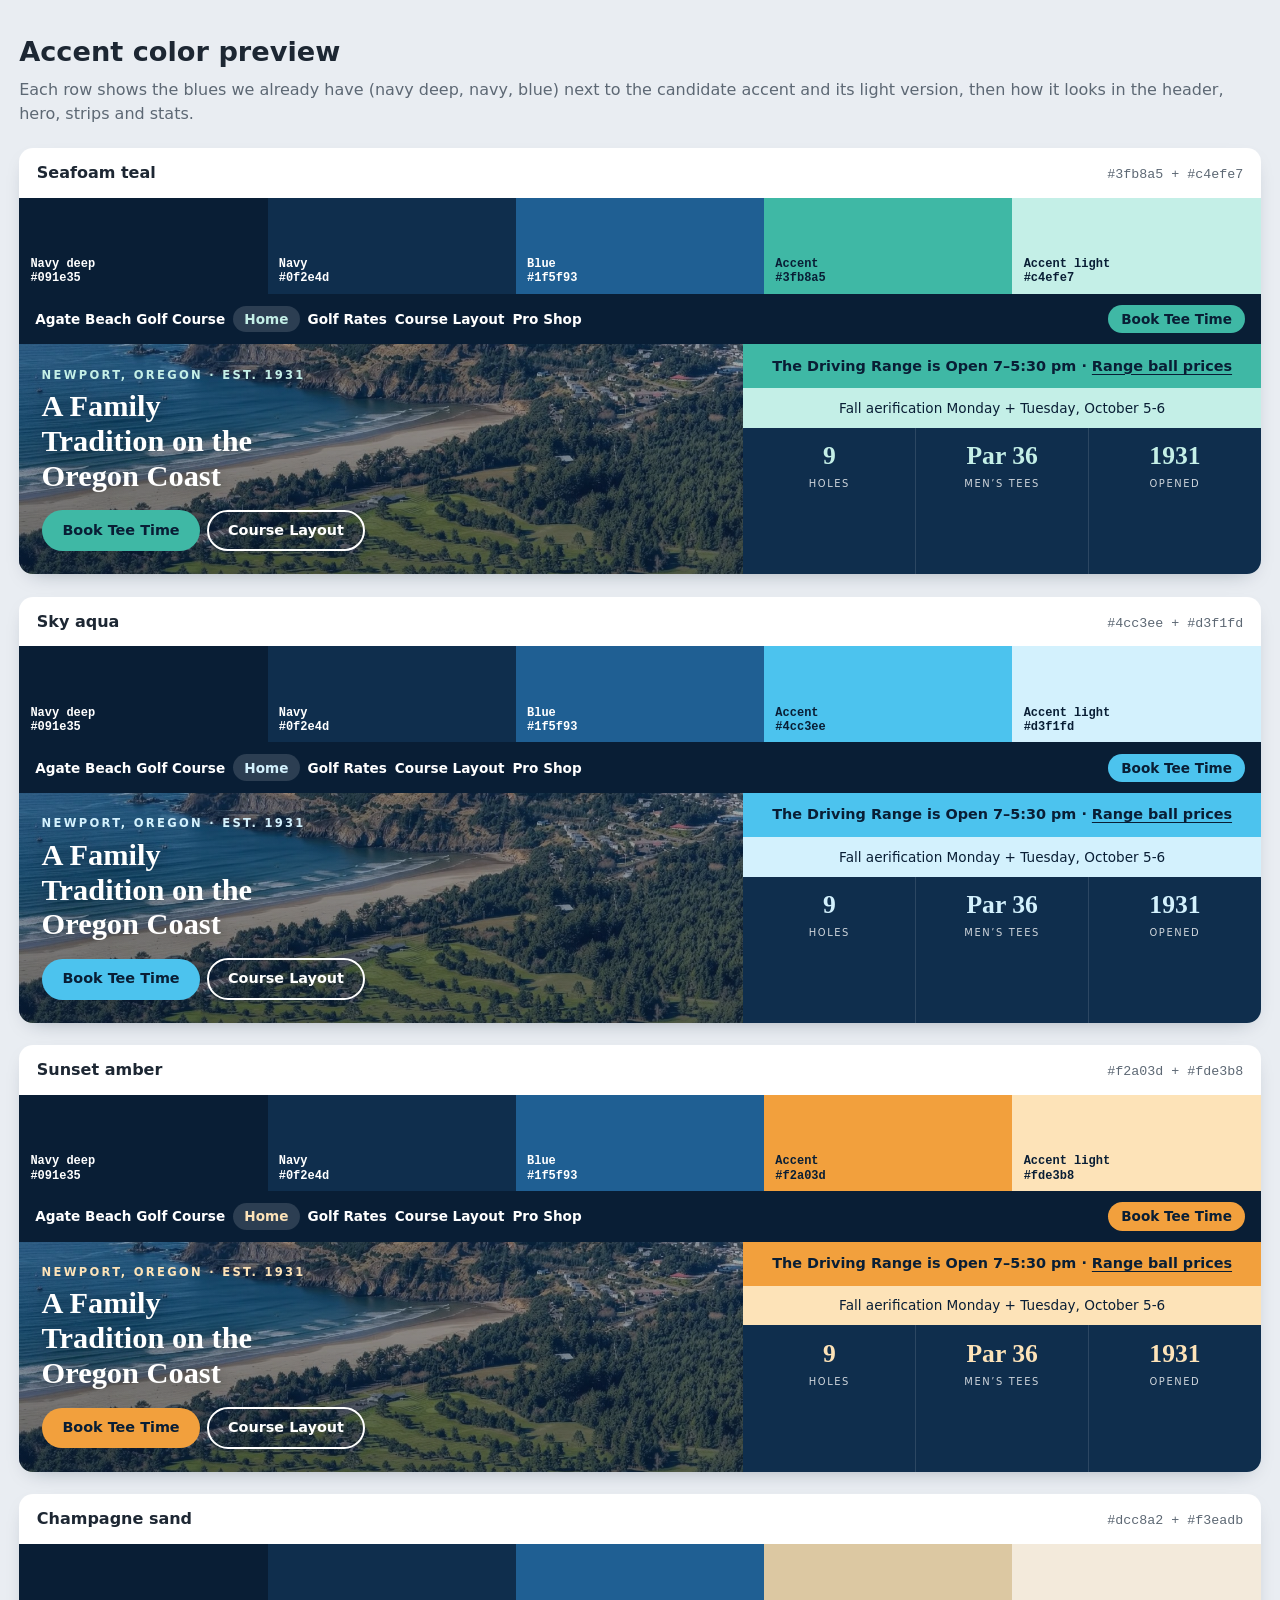
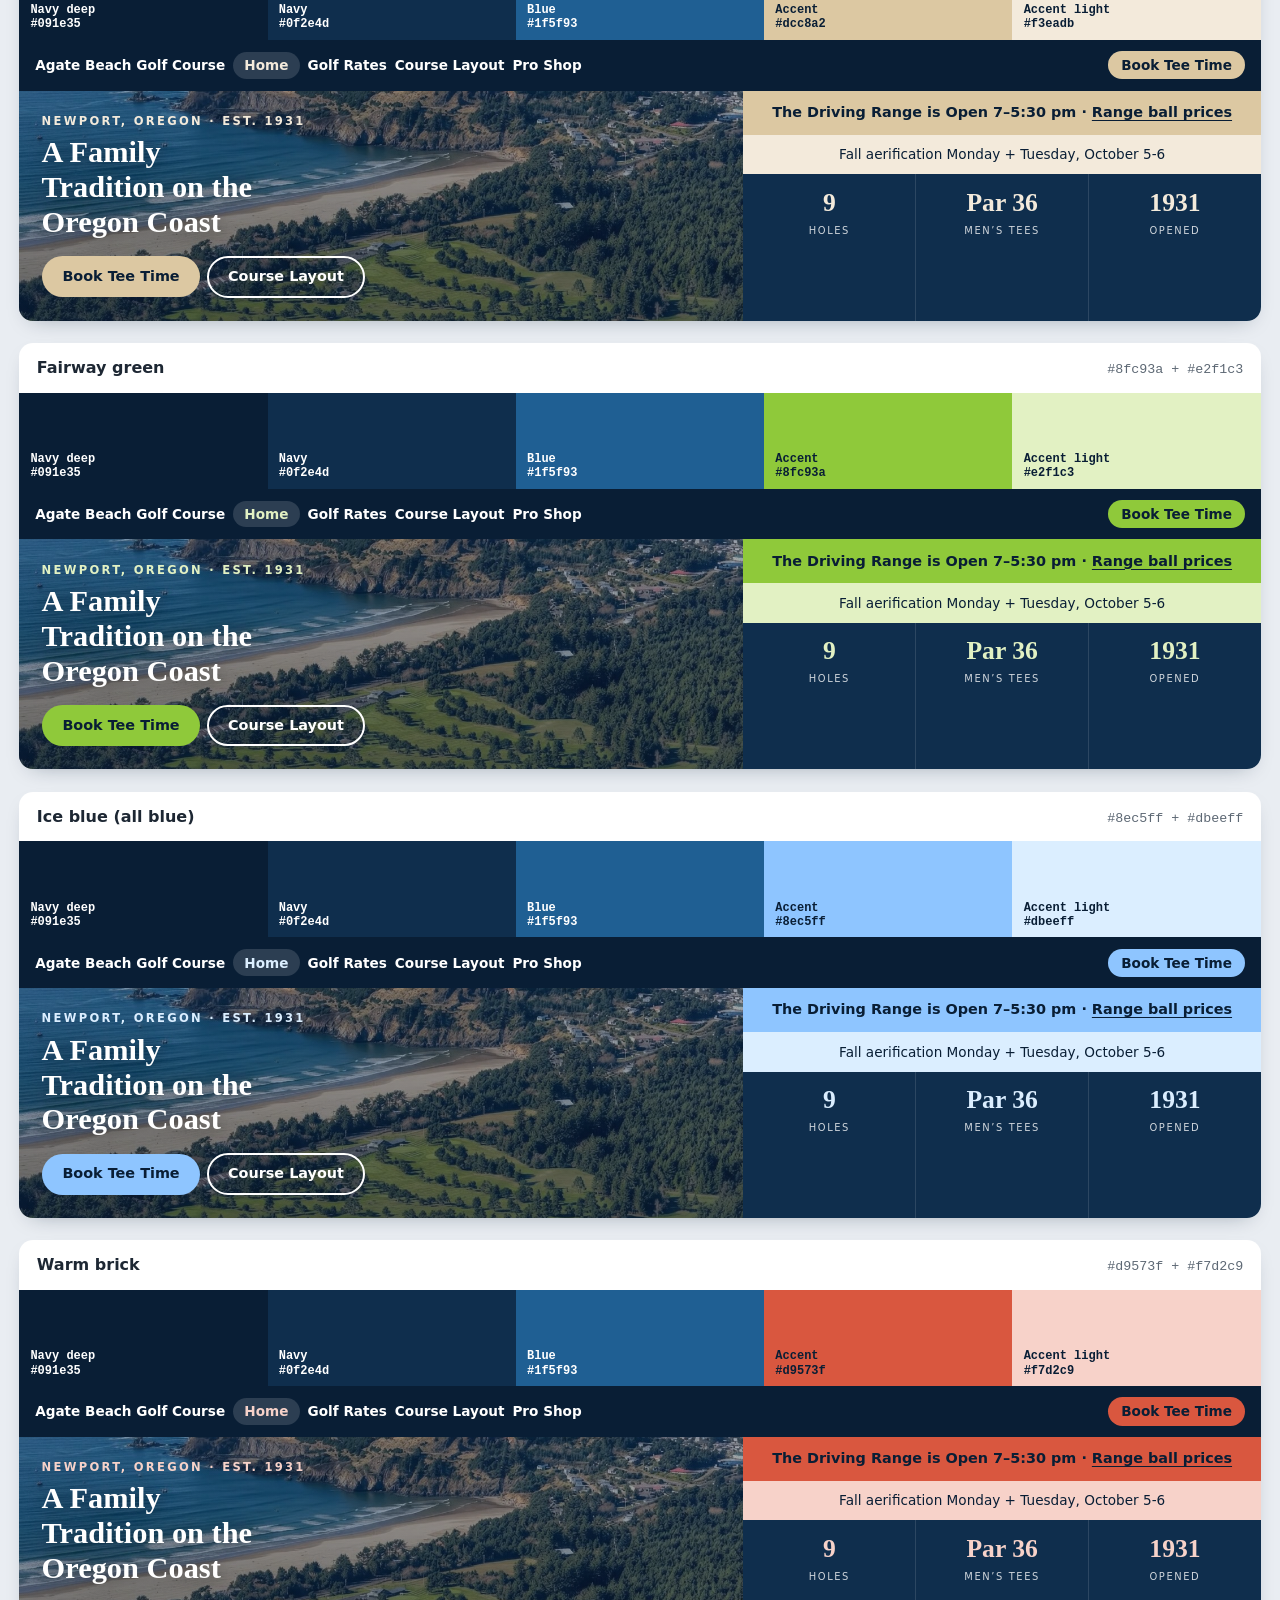
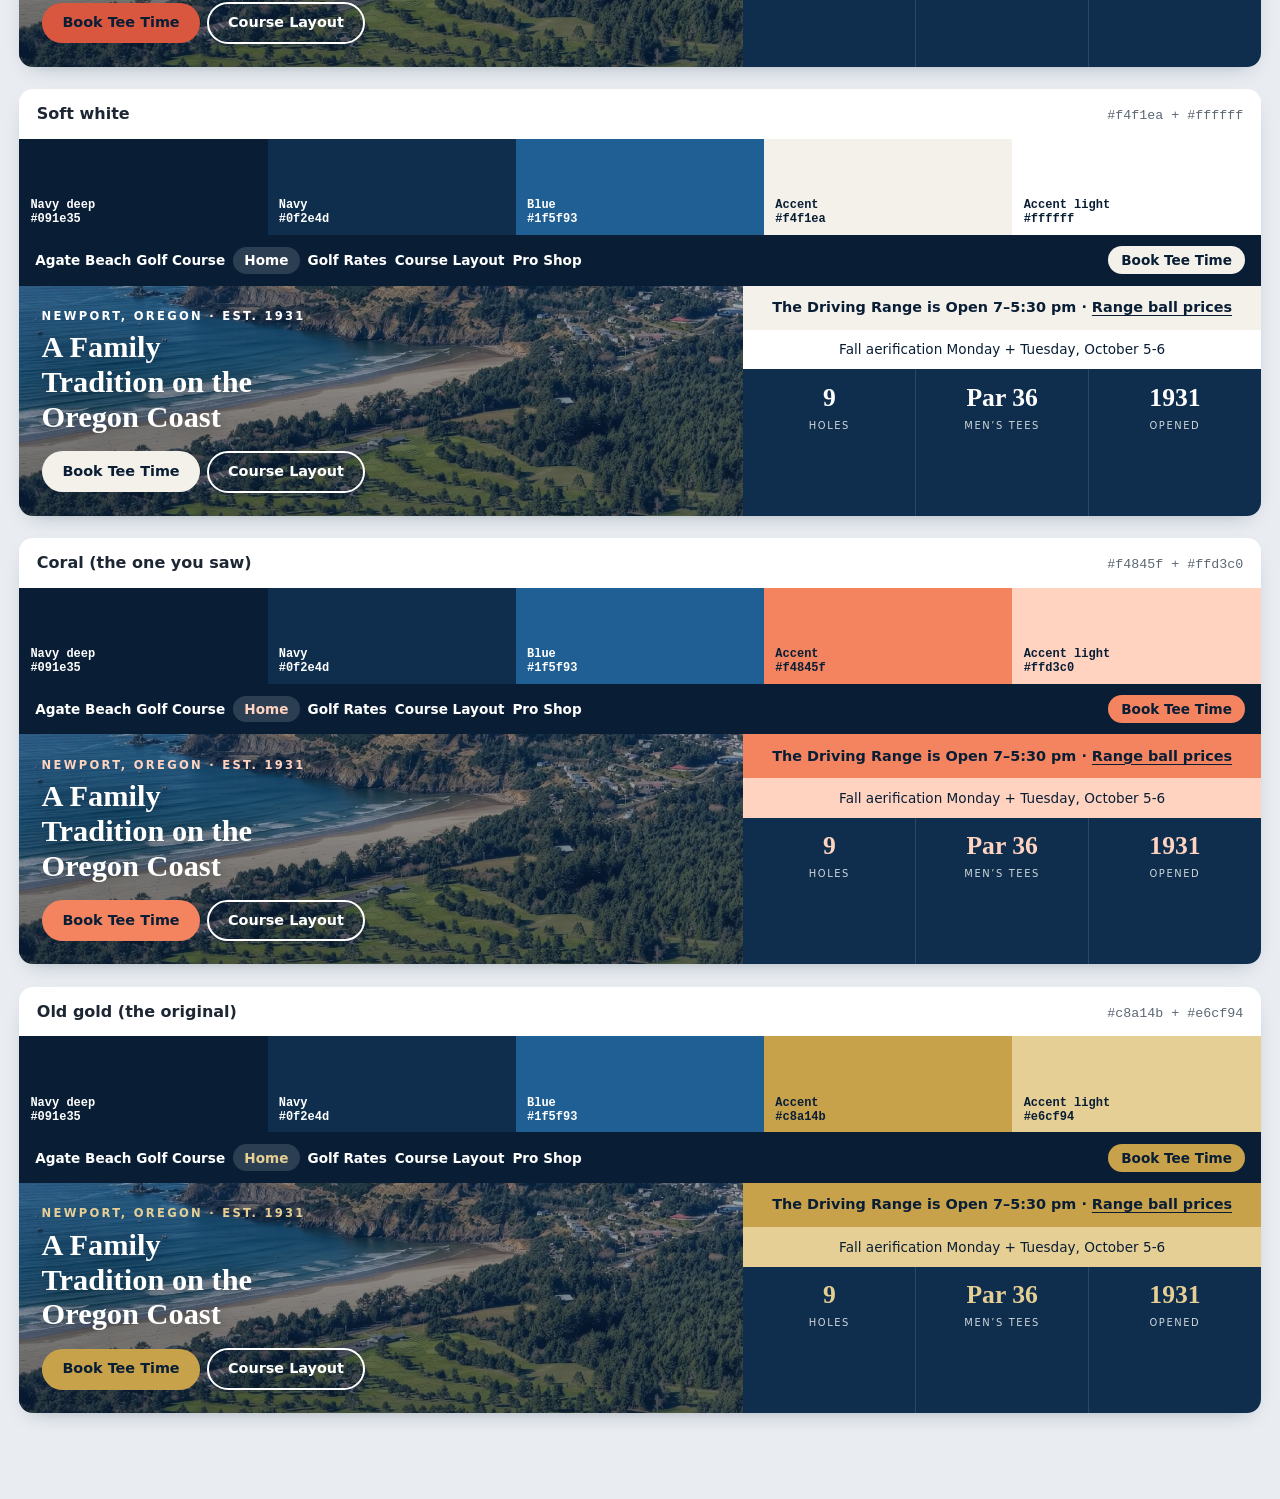
<file: palette-preview.html>
<!DOCTYPE html>
<html lang="en">
<head>
<meta charset="utf-8">
<meta name="viewport" content="width=device-width, initial-scale=1">
<title>Accent color preview (throwaway)</title>
<style>
  :root { --navy-deep: #091e35; --navy: #0f2e4d; --blue: #1f5f93; --cream: #fbf9f4; }
  * { box-sizing: border-box; }
  body { margin: 0; padding: 2rem 1.2rem 4rem; font: 16px/1.5 system-ui, "Segoe UI", Roboto, sans-serif; background: #e9edf2; color: #1d2733; }
  h1 { margin: 0 0 .3rem; font-size: 1.7rem; }
  p.note { margin: 0 0 1.4rem; color: #5d6874; }
  .wrap { max-width: 1300px; margin: 0 auto; }
  .row { background: #fff; border-radius: 14px; box-shadow: 0 8px 22px -12px rgba(9,30,53,.4); margin-bottom: 1.4rem; overflow: hidden; }
  .row > header { display: flex; justify-content: space-between; gap: 1rem; align-items: baseline; padding: .8rem 1.1rem; font-weight: 700; }
  .row > header small { font-weight: 500; color: #5d6874; font-family: Consolas, monospace; }
  .swatches { display: grid; grid-template-columns: repeat(5, 1fr); height: 96px; }
  .swatches div { display: flex; align-items: flex-end; padding: .5rem .7rem; font: 600 .75rem/1.2 Consolas, monospace; color: #fff; }
  .swatches .light { color: #091e35; }
  .mock { display: grid; grid-template-columns: 1.4fr 1fr; }
  @media (max-width: 800px) { .mock { grid-template-columns: 1fr; } }
  .hero { position: relative; min-height: 230px; padding: 1.4rem 1.4rem 1.2rem; color: #fff; background: linear-gradient(180deg, rgba(9,30,53,.35), rgba(9,30,53,.6)), url("assets/images/hero-poster.jpg") center 60% / cover; }
  .hero .eyebrow { font-size: .72rem; letter-spacing: .2em; text-transform: uppercase; font-weight: 700; color: var(--soft); }
  .hero h2 { margin: .3rem 0 1rem; font: 700 1.9rem/1.15 Georgia, serif; max-width: 16ch; text-shadow: 0 2px 18px rgba(0,0,0,.4); }
  .btn { display: inline-block; padding: .6rem 1.3rem; border-radius: 999px; font-weight: 700; font-size: .9rem; background: var(--accent); color: #091e35; }
  .btn.outline { background: none; border: 2px solid #fff; color: #fff; margin-left: .4rem; padding: .5rem 1.2rem; }
  .side { display: flex; flex-direction: column; }
  .strip { background: var(--accent); color: #091e35; text-align: center; font-weight: 600; font-size: .9rem; padding: .7rem 1rem; }
  .strip u { text-underline-offset: 3px; }
  .notes { background: var(--soft); color: #091e35; text-align: center; font-size: .85rem; padding: .6rem 1rem; }
  .stats { display: flex; background: var(--navy); color: #fff; text-align: center; flex: 1; }
  .stats div { flex: 1; padding: .9rem .3rem; border-right: 1px solid rgba(255,255,255,.12); }
  .stats div:last-child { border: 0; }
  .stats b { display: block; font: 700 1.6rem/1.1 Georgia, serif; color: var(--soft); }
  .stats span { font-size: .62rem; letter-spacing: .16em; text-transform: uppercase; opacity: .8; }
  .menu { display: flex; gap: .5rem; padding: .7rem 1rem; background: var(--navy-deep); color: #fff; font-size: .85rem; font-weight: 600; align-items: center; flex-wrap: wrap; }
  .menu .on { background: rgba(255,255,255,.14); border-radius: 999px; padding: .2rem .7rem; color: var(--soft); }
  .menu .cta { margin-left: auto; background: var(--accent); color: #091e35; border-radius: 999px; padding: .25rem .8rem; }
</style>
</head>
<body>
<div class="wrap">
  <h1>Accent color preview</h1>
  <p class="note">Each row shows the blues we already have (navy deep, navy, blue) next to the candidate accent and its light version, then how it looks in the header, hero, strips and stats.</p>
  <div id="rows"></div>
</div>
<script>
  var palettes = [
    ["Seafoam teal", "#3fb8a5", "#c4efe7"],
    ["Sky aqua", "#4cc3ee", "#d3f1fd"],
    ["Sunset amber", "#f2a03d", "#fde3b8"],
    ["Champagne sand", "#dcc8a2", "#f3eadb"],
    ["Fairway green", "#8fc93a", "#e2f1c3"],
    ["Ice blue (all blue)", "#8ec5ff", "#dbeeff"],
    ["Warm brick", "#d9573f", "#f7d2c9"],
    ["Soft white", "#f4f1ea", "#ffffff"],
    ["Coral (the one you saw)", "#f4845f", "#ffd3c0"],
    ["Old gold (the original)", "#c8a14b", "#e6cf94"]
  ];
  var blues = [["Navy deep", "#091e35"], ["Navy", "#0f2e4d"], ["Blue", "#1f5f93"]];
  var rows = document.getElementById("rows");
  palettes.forEach(function (p) {
    var row = document.createElement("div");
    row.className = "row";
    row.style.setProperty("--accent", p[1]);
    row.style.setProperty("--soft", p[2]);
    var sw = blues.map(function (b) { return '<div style="background:' + b[1] + '">' + b[0] + '<br>' + b[1] + '</div>'; }).join("") +
      '<div class="light" style="background:' + p[1] + '">Accent<br>' + p[1] + '</div>' +
      '<div class="light" style="background:' + p[2] + '">Accent light<br>' + p[2] + '</div>';
    row.innerHTML =
      '<header>' + p[0] + '<small>' + p[1] + ' + ' + p[2] + '</small></header>' +
      '<div class="swatches">' + sw + '</div>' +
      '<div class="menu"><span>Agate Beach Golf Course</span><span class="on">Home</span><span>Golf Rates</span><span>Course Layout</span><span>Pro Shop</span><span class="cta">Book Tee Time</span></div>' +
      '<div class="mock"><div class="hero"><div class="eyebrow">Newport, Oregon · Est. 1931</div><h2>A Family Tradition on the Oregon Coast</h2><span class="btn">Book Tee Time</span><span class="btn outline">Course Layout</span></div>' +
      '<div class="side"><div class="strip">The Driving Range is Open 7–5:30 pm · <u>Range ball prices</u></div><div class="notes">Fall aerification Monday + Tuesday, October 5-6</div>' +
      '<div class="stats"><div><b>9</b><span>Holes</span></div><div><b>Par 36</b><span>Men’s tees</span></div><div><b>1931</b><span>Opened</span></div></div></div></div>';
    rows.appendChild(row);
  });
</script>
</body>
</html>
</file>
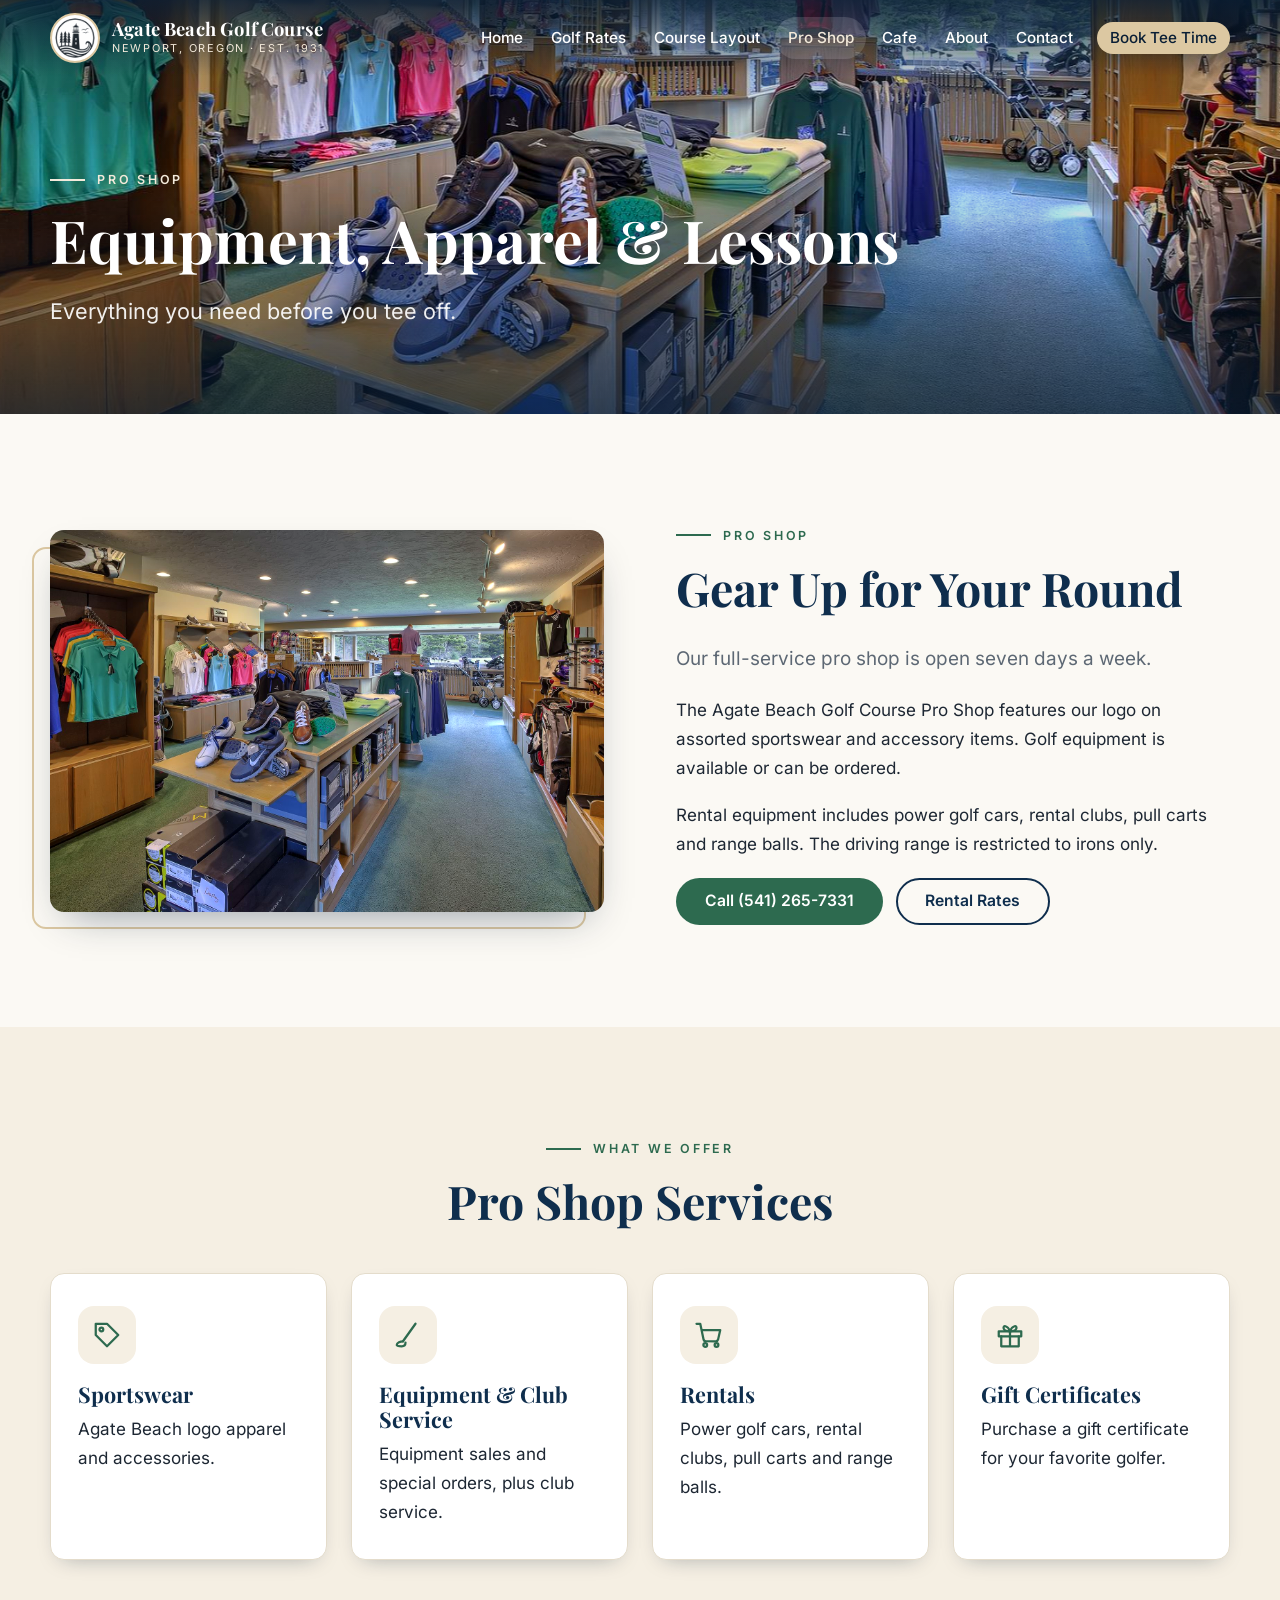
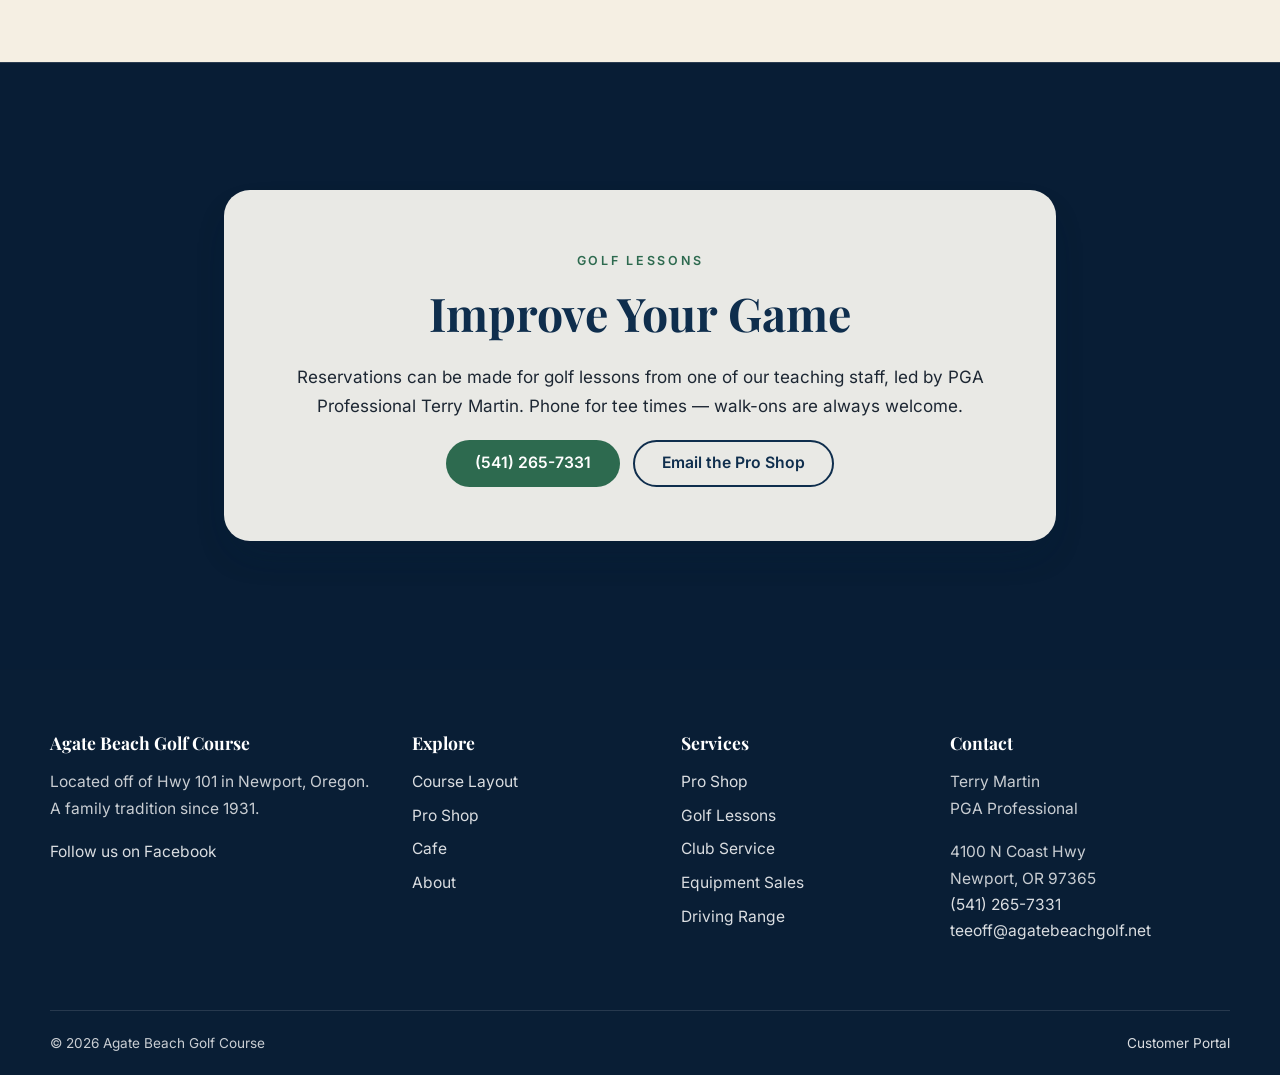
<file: pro-shop.html>
<!DOCTYPE html>
<html lang="en">
<head>
<meta charset="utf-8">
<meta name="viewport" content="width=device-width, initial-scale=1">
<title>Pro Shop & Lessons | Agate Beach Golf Course</title>
<meta name="description" content="The Agate Beach Golf Course pro shop: logo sportswear, equipment, rental clubs, carts, gift certificates and golf lessons in Newport, Oregon.">
<meta property="og:title" content="Pro Shop & Lessons | Agate Beach Golf Course">
<meta property="og:description" content="The Agate Beach Golf Course pro shop: logo sportswear, equipment, rental clubs, carts, gift certificates and golf lessons in Newport, Oregon.">
<meta property="og:image" content="https://agatebeachgolf.net/assets/images/aerial.jpg">
<link rel="icon" href="assets/images/logo.png" type="image/png">
<link rel="preload" href="assets/fonts/inter-latin.woff2" as="font" type="font/woff2" crossorigin>
<link rel="preload" href="assets/fonts/playfair-display-latin.woff2" as="font" type="font/woff2" crossorigin>
<link rel="stylesheet" href="assets/css/styles.css?v=20261010-5">
<link rel="stylesheet" href="data/theme.css">
</head>
<body>
<a class="skip-link" href="#main">Skip to content</a>

<header class="site-header">
  <div class="container nav">
    <a class="brand" href="index.html">
      <img src="assets/images/logo.png" alt="" width="50" height="50">
      <span>
        <span class="brand-name">Agate Beach Golf Course</span>
        <span class="brand-tag">Newport, Oregon &middot; Est. 1931</span>
      </span>
    </a>
    <button class="nav-toggle" type="button" aria-expanded="false" aria-controls="nav-menu" aria-label="Menu">
      <span></span><span></span><span></span>
    </button>
    <ul class="nav-menu" id="nav-menu">
      <li class="nav-mobile-only nav-book"><a class="btn btn-accent nav-cta" href="https://foreupsoftware.com/index.php/booking/21987/9520#teetimes" target="_blank" rel="noopener">Book Tee Time</a></li>
      <li><a href="index.html">Home</a></li>
      <li><a href="rates.html">Golf Rates</a></li>
      <li><a href="course.html">Course Layout</a></li>
      <li class="nav-mobile-only"><a href="scorecard.html">Digital Scorecard</a></li>
      <li><a href="pro-shop.html">Pro Shop</a></li>
      <li><a href="cafe.html">Cafe</a></li>
      <li><a href="about.html">About</a></li>
      <li><a href="contact.html">Contact</a></li>
      <li class="nav-desktop-only"><a class="btn btn-accent nav-cta" href="https://foreupsoftware.com/index.php/booking/21987/9520#teetimes" target="_blank" rel="noopener">Book Tee Time</a></li>
      <li class="nav-mobile-only nav-actions">
        <a href="tel:+15412657331" aria-label="Call the pro shop, (541) 265-7331"><svg viewBox="0 0 24 24" aria-hidden="true"><path d="M22 16.92v3a2 2 0 0 1-2.18 2 19.79 19.79 0 0 1-8.63-3.07 19.5 19.5 0 0 1-6-6 19.79 19.79 0 0 1-3.07-8.67A2 2 0 0 1 4.11 2h3a2 2 0 0 1 2 1.72 12.84 12.84 0 0 0 .7 2.81 2 2 0 0 1-.45 2.11L8.09 9.91a16 16 0 0 0 6 6l1.27-1.27a2 2 0 0 1 2.11-.45 12.84 12.84 0 0 0 2.81.7A2 2 0 0 1 22 16.92z"/></svg><span>Call</span></a>
        <a href="https://www.facebook.com/Agatebeachgolf" target="_blank" rel="noopener" aria-label="Agate Beach Golf on Facebook"><svg viewBox="0 0 24 24" aria-hidden="true"><path d="M18 2h-3a5 5 0 0 0-5 5v3H7v4h3v8h4v-8h3l1-4h-4V7a1 1 0 0 1 1-1h3z"/></svg><span>Facebook</span></a>
        <a href="https://www.google.com/maps/search/?api=1&amp;query=Agate+Beach+Golf+Course%2C+4100+N+Coast+Hwy%2C+Newport%2C+OR+97365" target="_blank" rel="noopener" aria-label="Directions in Google Maps"><svg viewBox="0 0 24 24" aria-hidden="true"><path d="M21 10c0 7-9 13-9 13s-9-6-9-13a9 9 0 0 1 18 0z"/><circle cx="12" cy="10" r="3"/></svg><span>Directions</span></a>
      </li>    </ul>
  </div>
</header>

<main id="main">
  <section class="hero hero-page" style="background-image:url('assets/images/pro-shop.jpg');background-position:center">
    <div class="container">
      <p class="eyebrow">Pro Shop</p>
      <h1>Equipment, Apparel &amp; Lessons</h1>
      <p class="lead">Everything you need before you tee off.</p>
    </div>
  </section>


  <section class="section">
    <div class="container split">
      <figure class="frame flip reveal">
        <img src="assets/images/pro-shop.jpg" alt="Inside the Agate Beach pro shop with shirts, shoes and golf gear on display" width="1600" height="1102" loading="lazy">
      </figure>
      <div class="reveal">
        <p class="eyebrow">Pro Shop</p>
        <h2>Gear Up for Your Round</h2>
        <p class="lead">Our full-service pro shop is open seven days a week.</p>
        <p>The Agate Beach Golf Course Pro Shop features our logo on assorted sportswear and accessory items. Golf equipment is available or can be ordered.</p>
        <p>Rental equipment includes power golf cars, rental clubs, pull carts and range balls. The driving range is restricted to irons only.</p>
        <div class="btn-row"><a class="btn btn-green" href="tel:+15412657331">Call (541) 265-7331</a><a class="btn btn-outline-dark" href="rates.html">Rental Rates</a></div>
      </div>
    </div>
  </section>

  <section class="section section-sand" id="services">
    <div class="container">
      <div class="section-head center reveal">
        <p class="eyebrow">What We Offer</p>
        <h2>Pro Shop Services</h2>
      </div>
      <div class="cards cols-4">
        <article class="card reveal"><div class="icon"><svg viewBox="0 0 24 24" aria-hidden="true"><path d="M3 12V3h9l9 9-9 9z"/><circle cx="7.500" cy="7.500" r="1.500"/></svg></div><h3>Sportswear</h3><p>Agate Beach logo apparel and accessories.</p></article>
        <article class="card reveal"><div class="icon"><svg viewBox="0 0 24 24" aria-hidden="true"><path d="M18 3 8 17"/><path d="M8 17c-2 0-5 1-5 3 0 1 2 1 4 1s3-1 3-3"/></svg></div><h3>Equipment &amp; Club Service</h3><p>Equipment sales and special orders, plus club service.</p></article>
        <article class="card reveal"><div class="icon"><svg viewBox="0 0 24 24" aria-hidden="true"><circle cx="9" cy="20" r="1.500"/><circle cx="18" cy="20" r="1.500"/><path d="M2 3h3l2.600 12.400a2 2 0 0 0 2 1.600h7.700a2 2 0 0 0 2-1.500L21 8H6"/></svg></div><h3>Rentals</h3><p>Power golf cars, rental clubs, pull carts and range balls.</p></article>
        <article class="card reveal"><div class="icon"><svg viewBox="0 0 24 24" aria-hidden="true"><rect x="3" y="9" width="18" height="4"/><path d="M5 13v8h14v-8M12 9v12"/><path d="M12 9c-2-5-6-5-5-2 .5 1.500 3 2 5 2zm0 0c2-5 6-5 5-2-.5 1.500-3 2-5 2z"/></svg></div><h3>Gift Certificates</h3><p>Purchase a gift certificate for your favorite golfer.</p></article>
      </div>
    </div>
  </section>

  <section class="band" id="lessons" style="background-image:url('assets/images/glove-putter.jpg');background-position:center">
    <div class="container">
      <div class="glass reveal">
        <p class="eyebrow">Golf Lessons</p>
        <h2>Improve Your Game</h2>
        <p>Reservations can be made for golf lessons from one of our teaching staff, led by PGA Professional Terry Martin. Phone for tee times &mdash; walk-ons are always welcome.</p>
        <div class="btn-row" style="justify-content:center"><a class="btn btn-green" href="tel:+15412657331">(541) 265-7331</a><a class="btn btn-outline-dark" href="mailto:teeoff@agatebeachgolf.net">Email the Pro Shop</a></div>
      </div>
    </div>
  </section>

</main>

<footer class="site-footer">
  <div class="container">
    <div class="footer-grid">
      <div>
        <h4>Agate Beach Golf Course</h4>
        <p>Located off of Hwy 101 in Newport, Oregon. A family tradition since 1931.</p>
        <p><a href="https://www.facebook.com/Agatebeachgolf" target="_blank" rel="noopener">Follow us on Facebook</a></p>
      </div>
      <div>
        <h4>Explore</h4>
        <ul>
          <li><a href="course.html">Course Layout</a></li>
              <li><a href="pro-shop.html">Pro Shop</a></li>
          <li><a href="cafe.html">Cafe</a></li>
          <li><a href="about.html">About</a></li>
        </ul>
      </div>
      <div>
        <h4>Services</h4>
        <ul>
          <li><a href="pro-shop.html">Pro Shop</a></li>
          <li><a href="pro-shop.html#lessons">Golf Lessons</a></li>
          <li><a href="pro-shop.html#services">Club Service</a></li>
          <li><a href="pro-shop.html#services">Equipment Sales</a></li>
          <li><a href="rates.html#range">Driving Range</a></li>
        </ul>
      </div>
      <div>
        <h4>Contact</h4>
        <p>Terry Martin<br>PGA Professional</p>
        <p>4100 N Coast Hwy<br>Newport, OR 97365<br>
        <a href="tel:+15412657331">(541) 265-7331</a><br>
        <a href="mailto:teeoff@agatebeachgolf.net">teeoff@agatebeachgolf.net</a></p>
      </div>
    </div>
    <div class="footer-bottom">
      <span>&copy; <span id="year">2026</span> Agate Beach Golf Course</span>
      <a href="https://foreupsoftware.com/index.php/booking/21987#/login" target="_blank" rel="noopener">Customer Portal</a>
    </div>
  </div>
</footer>

<script src="assets/js/main.js?v=20261010-5"></script>
</body>
</html>
</file>
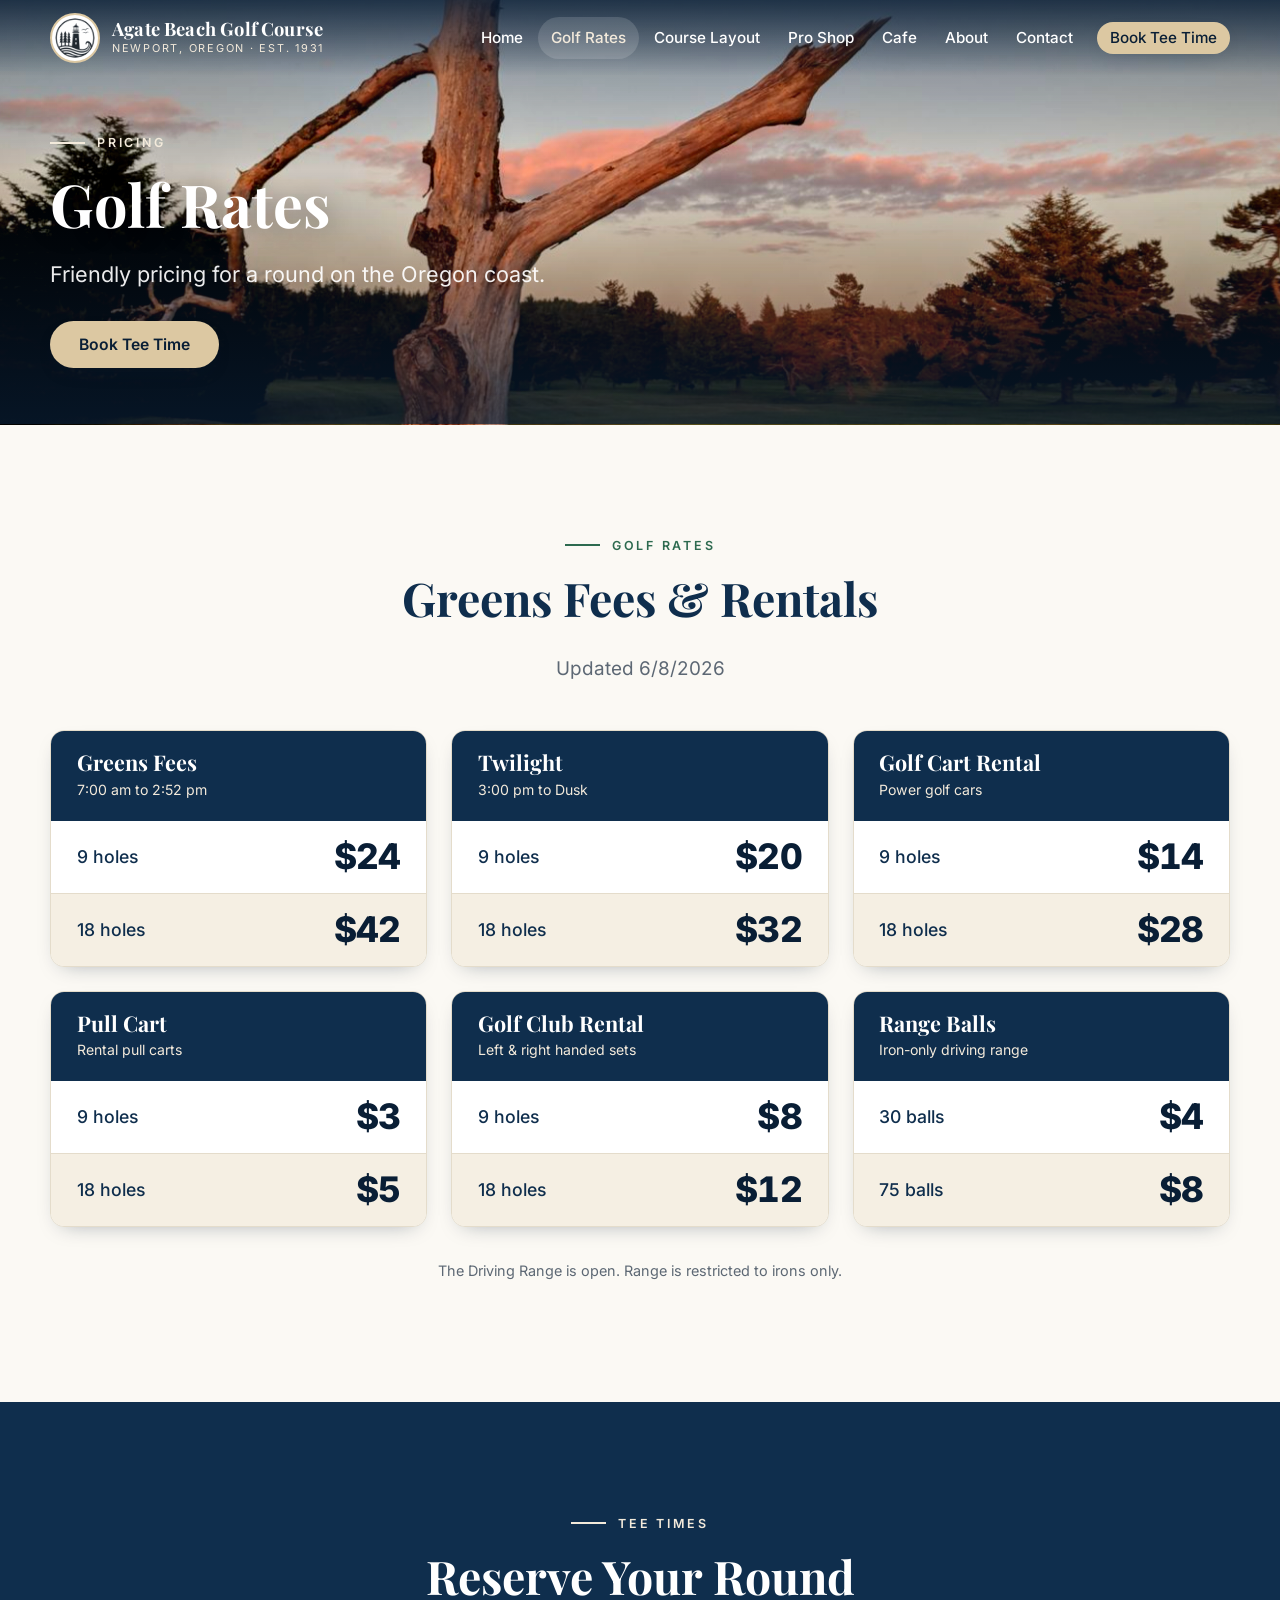
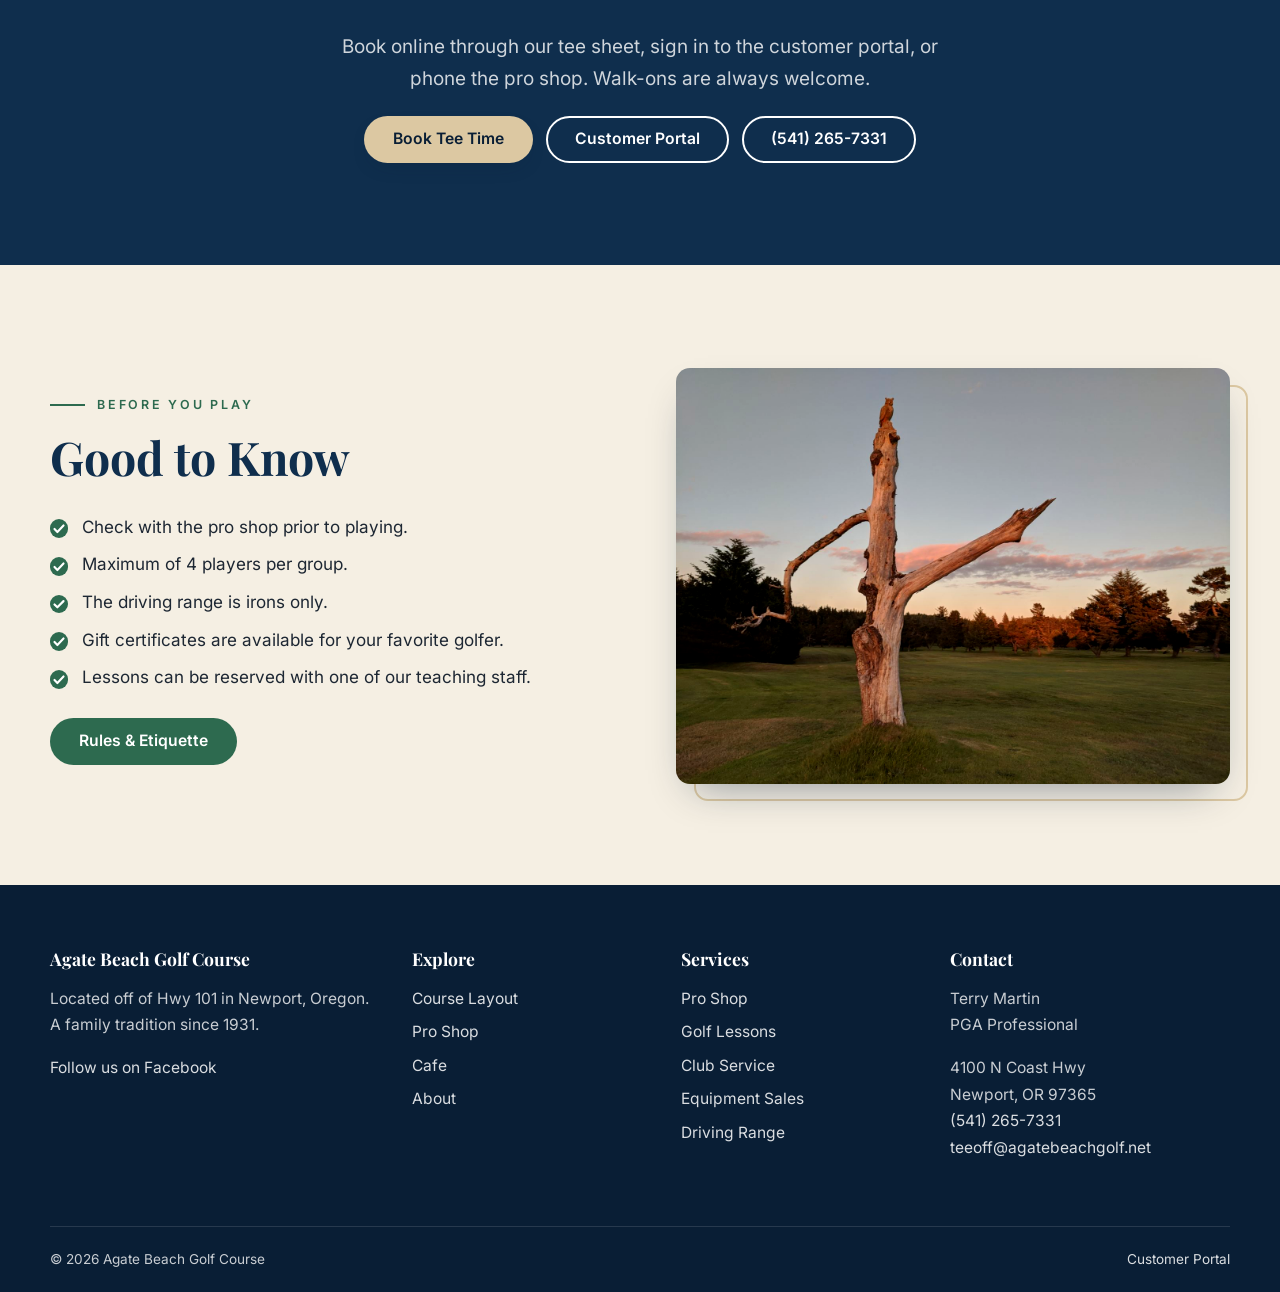
<file: rates.html>
<!DOCTYPE html>
<html lang="en">
<head>
<meta charset="utf-8">
<meta name="viewport" content="width=device-width, initial-scale=1">
<title>Golf Rates | Agate Beach Golf Course</title>
<meta name="description" content="Greens fees, twilight rates, cart, pull cart, club rental and range ball prices at Agate Beach Golf Course in Newport, Oregon.">
<meta property="og:title" content="Golf Rates | Agate Beach Golf Course">
<meta property="og:description" content="Greens fees, twilight rates, cart, pull cart, club rental and range ball prices at Agate Beach Golf Course in Newport, Oregon.">
<meta property="og:image" content="https://agatebeachgolf.net/assets/images/aerial.jpg">
<link rel="icon" href="assets/images/logo.png" type="image/png">
<link rel="preload" href="assets/fonts/inter-latin.woff2" as="font" type="font/woff2" crossorigin>
<link rel="preload" href="assets/fonts/playfair-display-latin.woff2" as="font" type="font/woff2" crossorigin>
<link rel="stylesheet" href="assets/css/styles.css?v=20261010-5">
<link rel="stylesheet" href="data/theme.css">
</head>
<body>
<a class="skip-link" href="#main">Skip to content</a>

<header class="site-header">
  <div class="container nav">
    <a class="brand" href="index.html">
      <img src="assets/images/logo.png" alt="" width="50" height="50">
      <span>
        <span class="brand-name">Agate Beach Golf Course</span>
        <span class="brand-tag">Newport, Oregon &middot; Est. 1931</span>
      </span>
    </a>
    <button class="nav-toggle" type="button" aria-expanded="false" aria-controls="nav-menu" aria-label="Menu">
      <span></span><span></span><span></span>
    </button>
    <ul class="nav-menu" id="nav-menu">
      <li class="nav-mobile-only nav-book"><a class="btn btn-accent nav-cta" href="https://foreupsoftware.com/index.php/booking/21987/9520#teetimes" target="_blank" rel="noopener">Book Tee Time</a></li>
      <li><a href="index.html">Home</a></li>
      <li><a href="rates.html">Golf Rates</a></li>
      <li><a href="course.html">Course Layout</a></li>
      <li class="nav-mobile-only"><a href="scorecard.html">Digital Scorecard</a></li>
      <li><a href="pro-shop.html">Pro Shop</a></li>
      <li><a href="cafe.html">Cafe</a></li>
      <li><a href="about.html">About</a></li>
      <li><a href="contact.html">Contact</a></li>
      <li class="nav-desktop-only"><a class="btn btn-accent nav-cta" href="https://foreupsoftware.com/index.php/booking/21987/9520#teetimes" target="_blank" rel="noopener">Book Tee Time</a></li>
      <li class="nav-mobile-only nav-actions">
        <a href="tel:+15412657331" aria-label="Call the pro shop, (541) 265-7331"><svg viewBox="0 0 24 24" aria-hidden="true"><path d="M22 16.92v3a2 2 0 0 1-2.18 2 19.79 19.79 0 0 1-8.63-3.07 19.5 19.5 0 0 1-6-6 19.79 19.79 0 0 1-3.07-8.67A2 2 0 0 1 4.11 2h3a2 2 0 0 1 2 1.72 12.84 12.84 0 0 0 .7 2.81 2 2 0 0 1-.45 2.11L8.09 9.91a16 16 0 0 0 6 6l1.27-1.27a2 2 0 0 1 2.11-.45 12.84 12.84 0 0 0 2.81.7A2 2 0 0 1 22 16.92z"/></svg><span>Call</span></a>
        <a href="https://www.facebook.com/Agatebeachgolf" target="_blank" rel="noopener" aria-label="Agate Beach Golf on Facebook"><svg viewBox="0 0 24 24" aria-hidden="true"><path d="M18 2h-3a5 5 0 0 0-5 5v3H7v4h3v8h4v-8h3l1-4h-4V7a1 1 0 0 1 1-1h3z"/></svg><span>Facebook</span></a>
        <a href="https://www.google.com/maps/search/?api=1&amp;query=Agate+Beach+Golf+Course%2C+4100+N+Coast+Hwy%2C+Newport%2C+OR+97365" target="_blank" rel="noopener" aria-label="Directions in Google Maps"><svg viewBox="0 0 24 24" aria-hidden="true"><path d="M21 10c0 7-9 13-9 13s-9-6-9-13a9 9 0 0 1 18 0z"/><circle cx="12" cy="10" r="3"/></svg><span>Directions</span></a>
      </li>    </ul>
  </div>
</header>

<main id="main">
  <section class="hero hero-page hero-compact" style="background-image:url('assets/images/sunset-snag.jpg');background-position:center">
    <div class="container">
      <p class="eyebrow">Pricing</p>
      <h1>Golf Rates</h1>
      <p class="lead">Friendly pricing for a round on the Oregon coast.</p>
      <div class="btn-row"><a class="btn btn-accent" href="https://foreupsoftware.com/index.php/booking/21987/9520#teetimes" target="_blank" rel="noopener">Book Tee Time</a></div>
    </div>
  </section>


  <section class="section section-compact">
    <div class="container">
      <div class="section-head center reveal">
        <p class="eyebrow">Golf Rates</p>
        <h2>Greens Fees &amp; Rentals</h2>
        <p class="lead">Updated <span data-rates-updated>&hellip;</span></p>
      </div>
      <div class="rate-grid cols-3 reveal" data-rates="all"></div>
      <p class="note rate-note" data-rates-note>The Driving Range is open. Range is restricted to irons only.</p>
    </div>
  </section>

  <section class="section section-navy">
    <div class="container cta">
      <div class="reveal">
        <p class="eyebrow" style="justify-content:center">Tee Times</p>
        <h2>Reserve Your Round</h2>
        <p class="lead" style="max-width:40rem;margin-inline:auto">Book online through our tee sheet, sign in to the customer portal, or phone the pro shop. Walk-ons are always welcome.</p>
        <div class="btn-row"><a class="btn btn-accent" href="https://foreupsoftware.com/index.php/booking/21987/9520#teetimes" target="_blank" rel="noopener">Book Tee Time</a><a class="btn btn-outline" href="https://foreupsoftware.com/index.php/booking/21987#/login" target="_blank" rel="noopener">Customer Portal</a><a class="btn btn-outline" href="tel:+15412657331">(541) 265-7331</a></div>
      </div>
    </div>
  </section>

  <section class="section section-sand">
    <div class="container split">
      <div class="reveal">
        <p class="eyebrow">Before You Play</p>
        <h2>Good to Know</h2>
        <ul class="checks">
          <li>Check with the pro shop prior to playing.</li>
          <li>Maximum of 4 players per group.</li>
          <li>The driving range is irons only.</li>
          <li>Gift certificates are available for your favorite golfer.</li>
          <li>Lessons can be reserved with one of our teaching staff.</li>
        </ul>
        <a class="btn btn-green" href="course.html#rules">Rules &amp; Etiquette</a>
      </div>
      <figure class="frame reveal"><img src="assets/images/sunset-snag.jpg" alt="Weathered snag on the fairway at sunset" width="1400" height="1050" loading="lazy"></figure>
    </div>
  </section>

</main>

<footer class="site-footer">
  <div class="container">
    <div class="footer-grid">
      <div>
        <h4>Agate Beach Golf Course</h4>
        <p>Located off of Hwy 101 in Newport, Oregon. A family tradition since 1931.</p>
        <p><a href="https://www.facebook.com/Agatebeachgolf" target="_blank" rel="noopener">Follow us on Facebook</a></p>
      </div>
      <div>
        <h4>Explore</h4>
        <ul>
          <li><a href="course.html">Course Layout</a></li>
              <li><a href="pro-shop.html">Pro Shop</a></li>
          <li><a href="cafe.html">Cafe</a></li>
          <li><a href="about.html">About</a></li>
        </ul>
      </div>
      <div>
        <h4>Services</h4>
        <ul>
          <li><a href="pro-shop.html">Pro Shop</a></li>
          <li><a href="pro-shop.html#lessons">Golf Lessons</a></li>
          <li><a href="pro-shop.html#services">Club Service</a></li>
          <li><a href="pro-shop.html#services">Equipment Sales</a></li>
          <li><a href="rates.html#range">Driving Range</a></li>
        </ul>
      </div>
      <div>
        <h4>Contact</h4>
        <p>Terry Martin<br>PGA Professional</p>
        <p>4100 N Coast Hwy<br>Newport, OR 97365<br>
        <a href="tel:+15412657331">(541) 265-7331</a><br>
        <a href="mailto:teeoff@agatebeachgolf.net">teeoff@agatebeachgolf.net</a></p>
      </div>
    </div>
    <div class="footer-bottom">
      <span>&copy; <span id="year">2026</span> Agate Beach Golf Course</span>
      <a href="https://foreupsoftware.com/index.php/booking/21987#/login" target="_blank" rel="noopener">Customer Portal</a>
    </div>
  </div>
</footer>

<script src="assets/js/main.js?v=20261010-5"></script>
</body>
</html>
</file>
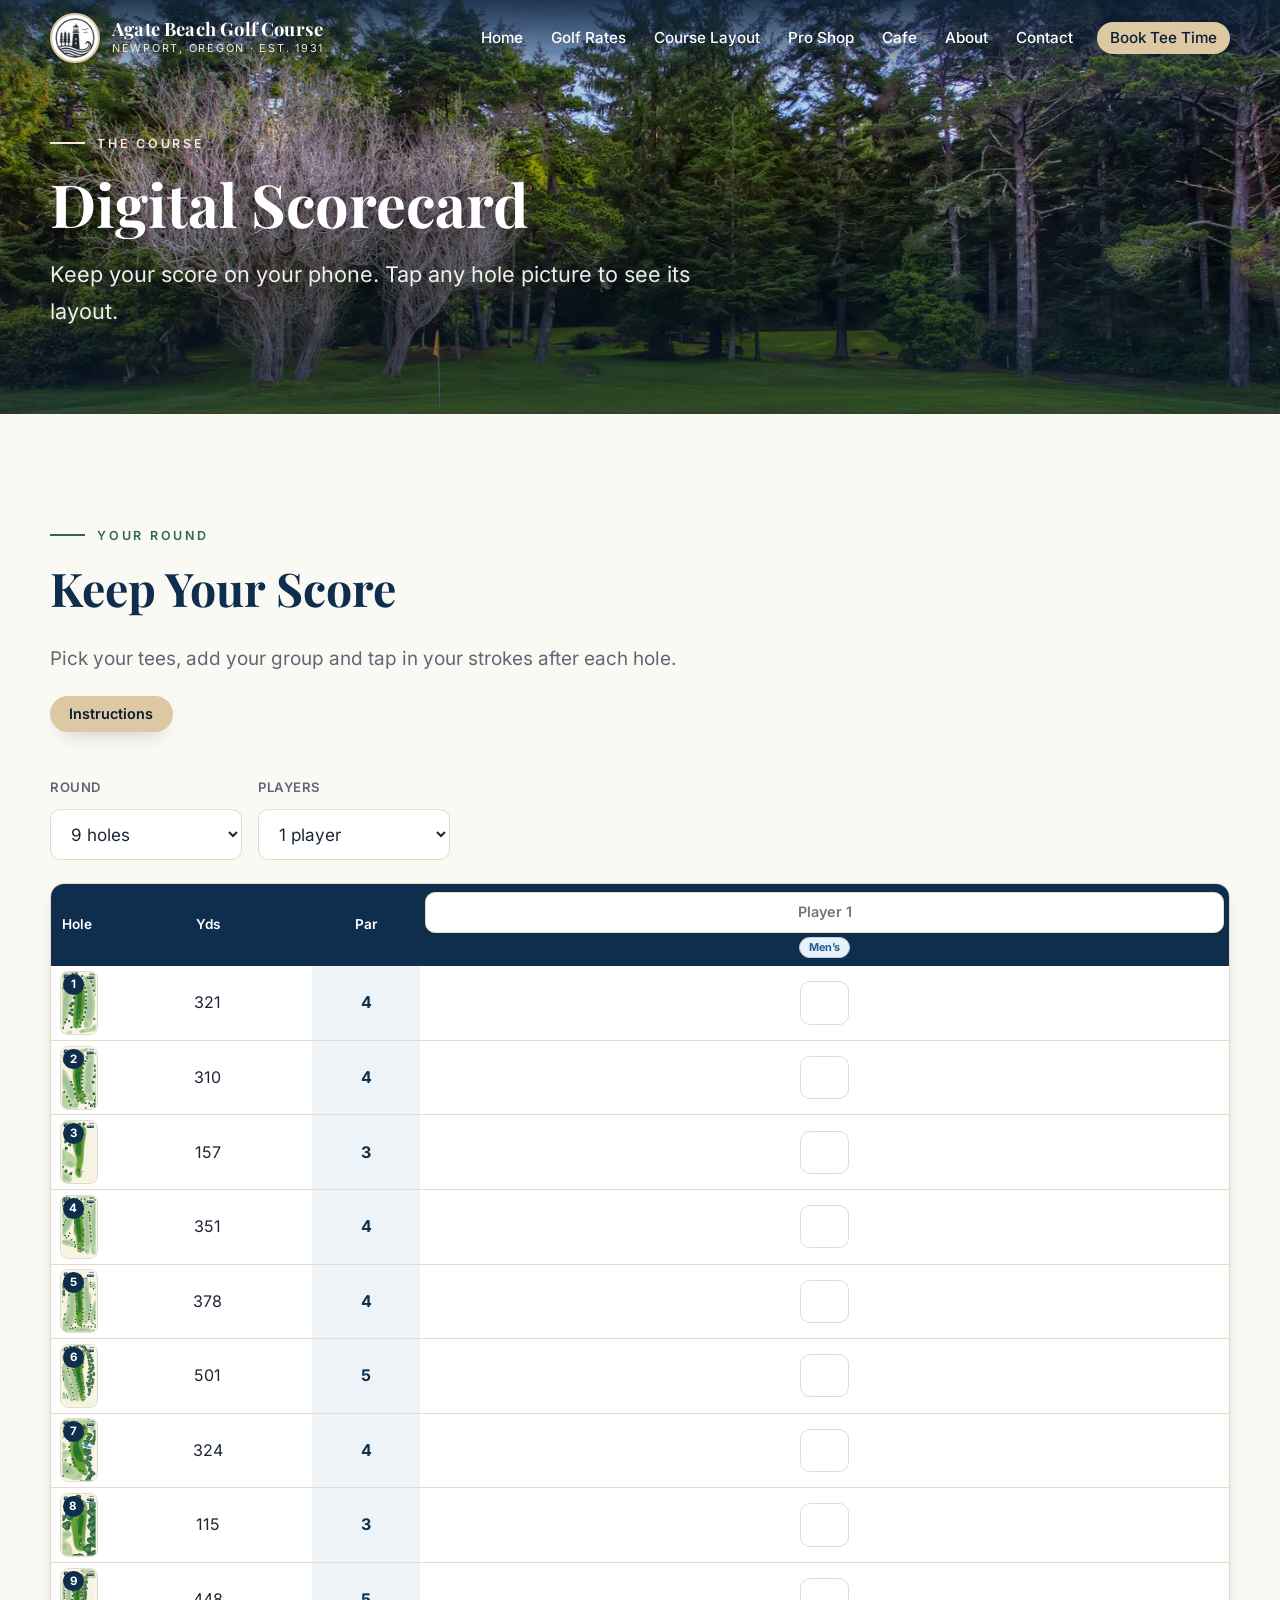
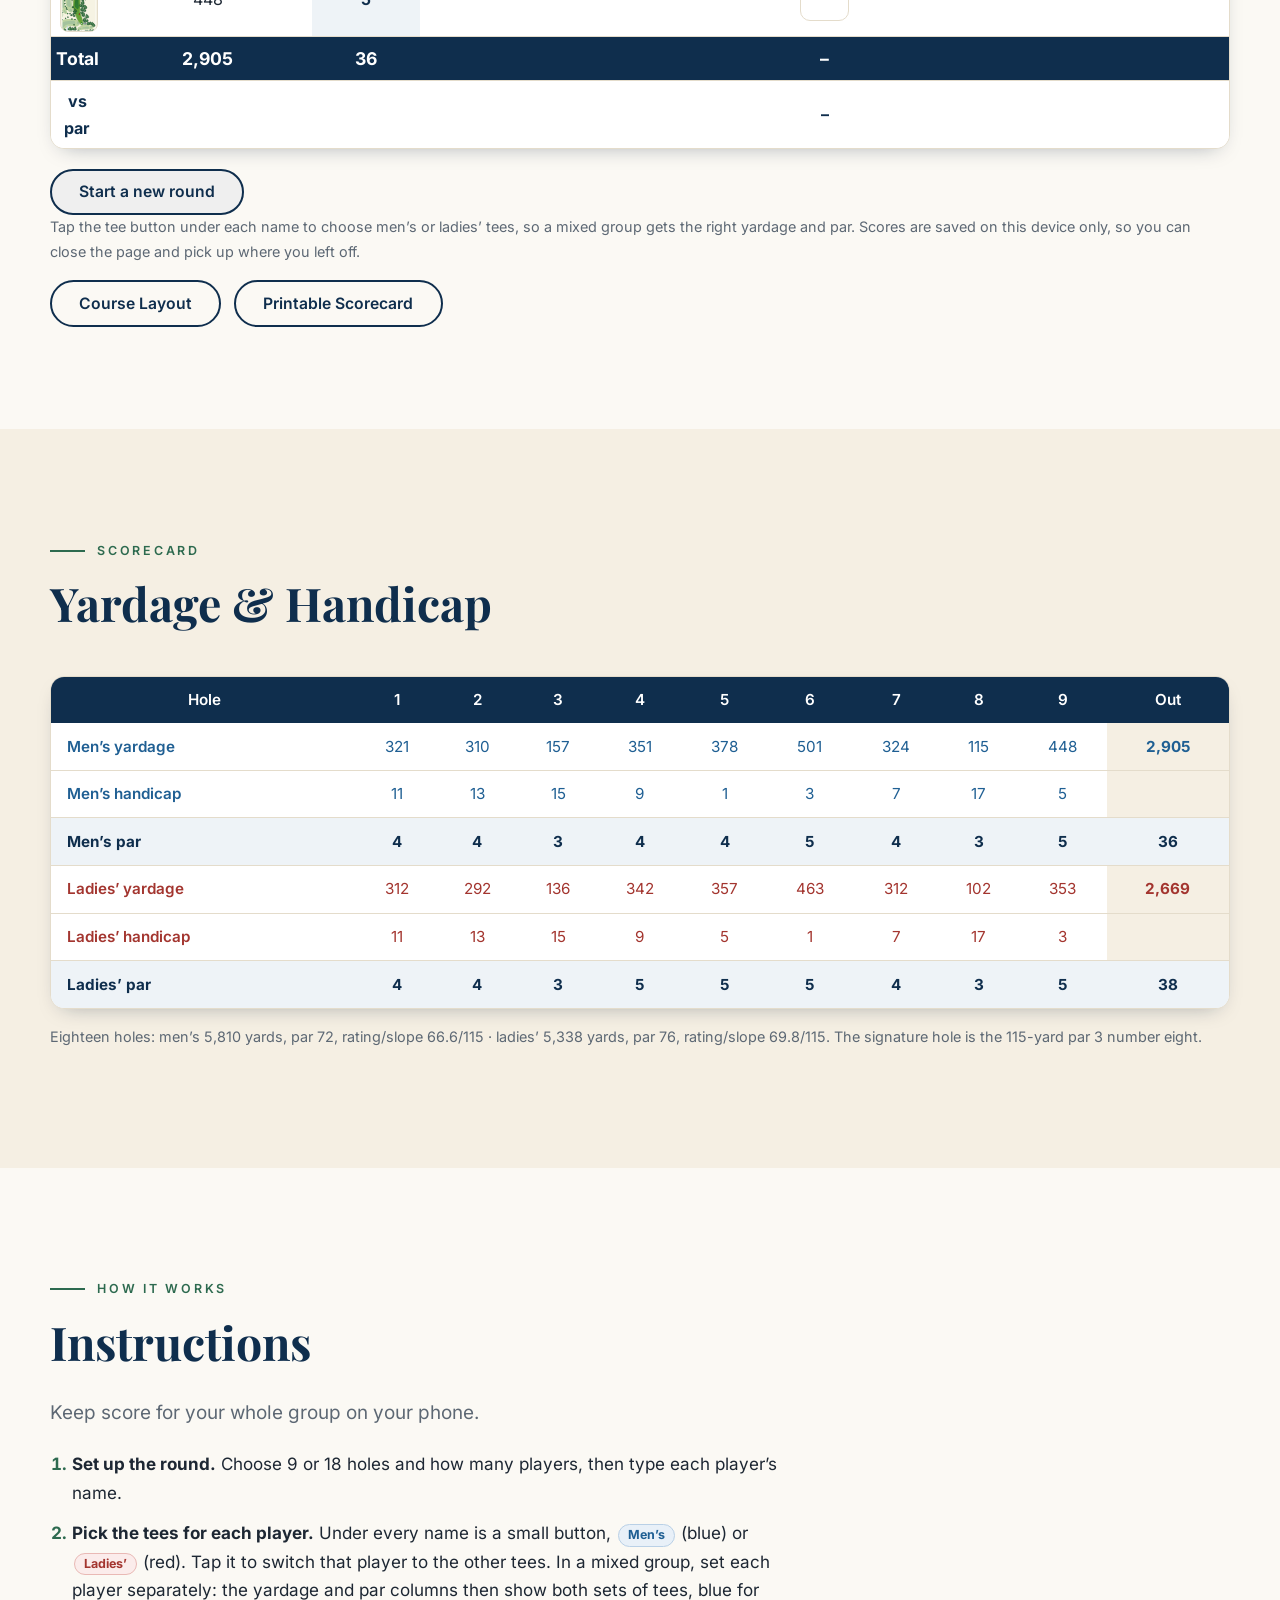
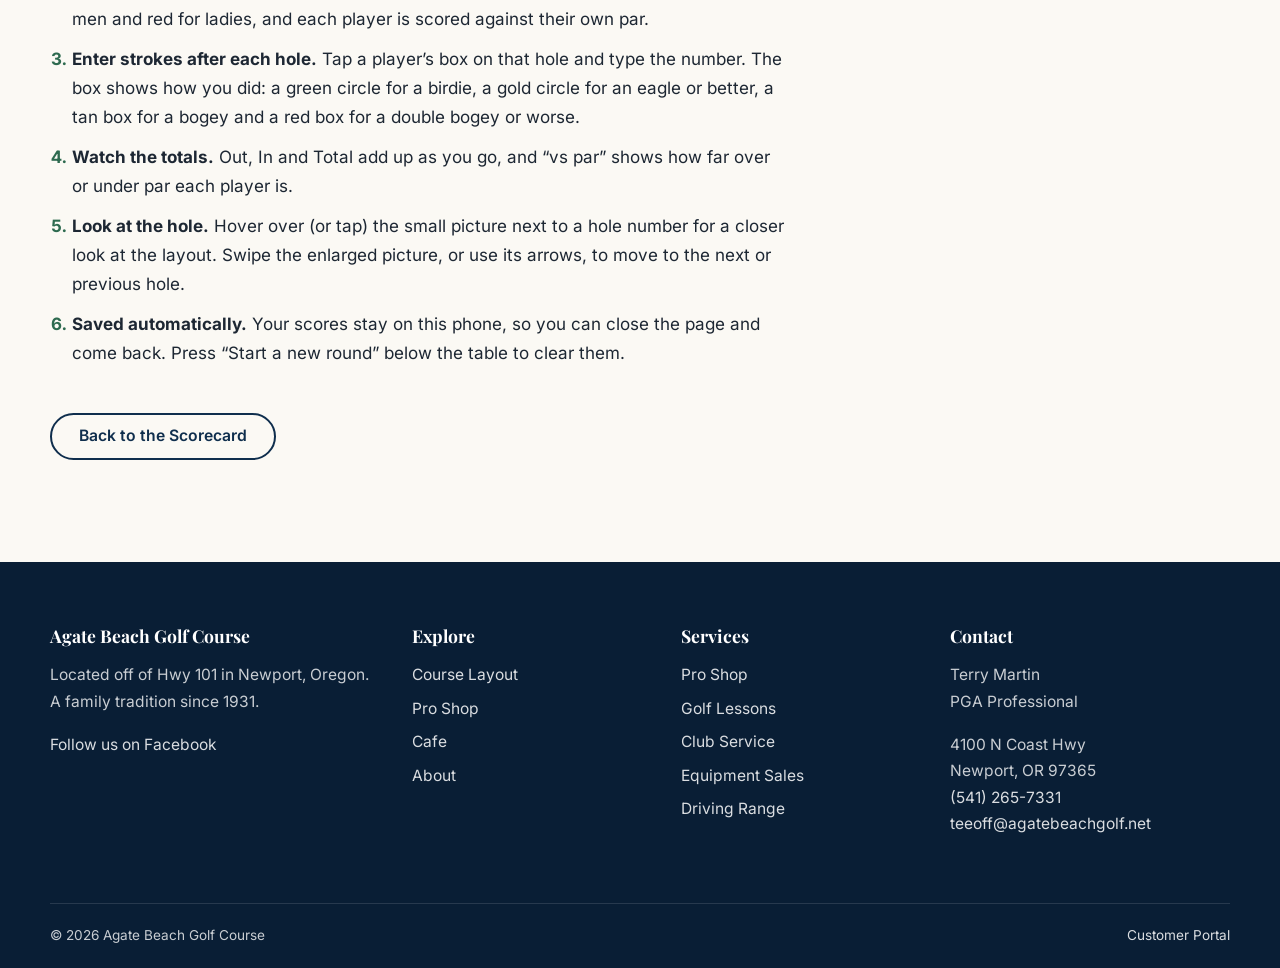
<file: scorecard.html>
<!DOCTYPE html>
<html lang="en">
<head>
<meta charset="utf-8">
<meta name="viewport" content="width=device-width, initial-scale=1">
<title>Digital Scorecard | Agate Beach Golf Course</title>
<meta name="description" content="Keep score on your phone at Agate Beach Golf Course, with a layout picture of every hole, yardage and par.">
<meta property="og:title" content="Digital Scorecard | Agate Beach Golf Course">
<meta property="og:description" content="Keep score on your phone at Agate Beach Golf Course, with a layout picture of every hole, yardage and par.">
<meta property="og:image" content="https://agatebeachgolf.net/assets/images/aerial.jpg">
<link rel="icon" href="assets/images/logo.png" type="image/png">
<link rel="preload" href="assets/fonts/inter-latin.woff2" as="font" type="font/woff2" crossorigin>
<link rel="preload" href="assets/fonts/playfair-display-latin.woff2" as="font" type="font/woff2" crossorigin>
<link rel="stylesheet" href="assets/css/styles.css?v=20261010-5">
<link rel="stylesheet" href="data/theme.css">
</head>
<body>
<a class="skip-link" href="#main">Skip to content</a>

<header class="site-header">
  <div class="container nav">
    <a class="brand" href="index.html">
      <img src="assets/images/logo.png" alt="" width="50" height="50">
      <span>
        <span class="brand-name">Agate Beach Golf Course</span>
        <span class="brand-tag">Newport, Oregon &middot; Est. 1931</span>
      </span>
    </a>
    <button class="nav-toggle" type="button" aria-expanded="false" aria-controls="nav-menu" aria-label="Menu">
      <span></span><span></span><span></span>
    </button>
    <ul class="nav-menu" id="nav-menu">
      <li class="nav-mobile-only nav-book"><a class="btn btn-accent nav-cta" href="https://foreupsoftware.com/index.php/booking/21987/9520#teetimes" target="_blank" rel="noopener">Book Tee Time</a></li>
      <li><a href="index.html">Home</a></li>
      <li><a href="rates.html">Golf Rates</a></li>
      <li><a href="course.html">Course Layout</a></li>
      <li class="nav-mobile-only"><a href="scorecard.html">Digital Scorecard</a></li>
      <li><a href="pro-shop.html">Pro Shop</a></li>
      <li><a href="cafe.html">Cafe</a></li>
      <li><a href="about.html">About</a></li>
      <li><a href="contact.html">Contact</a></li>
      <li class="nav-desktop-only"><a class="btn btn-accent nav-cta" href="https://foreupsoftware.com/index.php/booking/21987/9520#teetimes" target="_blank" rel="noopener">Book Tee Time</a></li>
      <li class="nav-mobile-only nav-actions">
        <a href="tel:+15412657331" aria-label="Call the pro shop, (541) 265-7331"><svg viewBox="0 0 24 24" aria-hidden="true"><path d="M22 16.92v3a2 2 0 0 1-2.18 2 19.79 19.79 0 0 1-8.63-3.07 19.5 19.5 0 0 1-6-6 19.79 19.79 0 0 1-3.07-8.67A2 2 0 0 1 4.11 2h3a2 2 0 0 1 2 1.72 12.84 12.84 0 0 0 .7 2.81 2 2 0 0 1-.45 2.11L8.09 9.91a16 16 0 0 0 6 6l1.27-1.27a2 2 0 0 1 2.11-.45 12.84 12.84 0 0 0 2.81.7A2 2 0 0 1 22 16.92z"/></svg><span>Call</span></a>
        <a href="https://www.facebook.com/Agatebeachgolf" target="_blank" rel="noopener" aria-label="Agate Beach Golf on Facebook"><svg viewBox="0 0 24 24" aria-hidden="true"><path d="M18 2h-3a5 5 0 0 0-5 5v3H7v4h3v8h4v-8h3l1-4h-4V7a1 1 0 0 1 1-1h3z"/></svg><span>Facebook</span></a>
        <a href="https://www.google.com/maps/search/?api=1&amp;query=Agate+Beach+Golf+Course%2C+4100+N+Coast+Hwy%2C+Newport%2C+OR+97365" target="_blank" rel="noopener" aria-label="Directions in Google Maps"><svg viewBox="0 0 24 24" aria-hidden="true"><path d="M21 10c0 7-9 13-9 13s-9-6-9-13a9 9 0 0 1 18 0z"/><circle cx="12" cy="10" r="3"/></svg><span>Directions</span></a>
      </li>    </ul>
  </div>
</header>

<main id="main">
  <section class="hero hero-page" style="background-image:url('assets/images/putting-green.jpg');background-position:center">
    <div class="container">
      <p class="eyebrow">The Course</p>
      <h1>Digital Scorecard</h1>
      <p class="lead">Keep your score on your phone. Tap any hole picture to see its layout.</p>
    </div>
  </section>

  <section class="section" id="my-scorecard">
    <div class="container">
      <div class="section-head reveal">
        <p class="eyebrow">Your Round</p>
        <h2>Keep Your Score</h2>
        <p class="lead">Pick your tees, add your group and tap in your strokes after each hole.</p>
        <div class="btn-row"><a class="btn btn-sm btn-accent" href="#instructions">Instructions</a></div>
      </div>
      <div class="reveal" id="digital-scorecard"><noscript><p class="note">The digital scorecard needs JavaScript. Use the printable scorecard instead.</p></noscript></div>
      <div class="btn-row"><a class="btn btn-outline-dark" href="course.html">Course Layout</a><a class="btn btn-outline-dark" href="assets/images/scorecard.jpg" target="_blank" rel="noopener">Printable Scorecard</a></div>
    </div>
  </section>
  <section class="section section-sand">
    <div class="container">
      <div class="section-head reveal">
        <p class="eyebrow">Scorecard</p>
        <h2>Yardage &amp; Handicap</h2>
      </div>
      <div class="table-wrap reveal">
        <table class="scorecard">
          <thead><tr><th scope="col">Hole</th><th scope="col">1</th><th scope="col">2</th><th scope="col">3</th><th scope="col">4</th><th scope="col">5</th><th scope="col">6</th><th scope="col">7</th><th scope="col">8</th><th scope="col">9</th><th scope="col">Out</th></tr></thead>
          <tbody>
            <tr class="men" data-row="men-yards"><th scope="row">Men&rsquo;s yardage</th><td>321</td><td>310</td><td>157</td><td>351</td><td>378</td><td>501</td><td>324</td><td>115</td><td>448</td><td class="tot">2,905</td></tr>
            <tr class="men" data-row="men-hcp"><th scope="row">Men&rsquo;s handicap</th><td>11</td><td>13</td><td>15</td><td>9</td><td>1</td><td>3</td><td>7</td><td>17</td><td>5</td><td class="tot"></td></tr>
            <tr class="par" data-row="men-par"><th scope="row">Men&rsquo;s par</th><td>4</td><td>4</td><td>3</td><td>4</td><td>4</td><td>5</td><td>4</td><td>3</td><td>5</td><td class="tot">36</td></tr>
            <tr class="ladies" data-row="ladies-yards"><th scope="row">Ladies&rsquo; yardage</th><td>312</td><td>292</td><td>136</td><td>342</td><td>357</td><td>463</td><td>312</td><td>102</td><td>353</td><td class="tot">2,669</td></tr>
            <tr class="ladies" data-row="ladies-hcp"><th scope="row">Ladies&rsquo; handicap</th><td>11</td><td>13</td><td>15</td><td>9</td><td>5</td><td>1</td><td>7</td><td>17</td><td>3</td><td class="tot"></td></tr>
            <tr class="par" data-row="ladies-par"><th scope="row">Ladies&rsquo; par</th><td>4</td><td>4</td><td>3</td><td>5</td><td>5</td><td>5</td><td>4</td><td>3</td><td>5</td><td class="tot">38</td></tr>
          </tbody>
        </table>
      </div>
      <p class="note" style="margin-top:1rem">Eighteen holes: men&rsquo;s 5,810 yards, par 72, rating/slope 66.6/115 &middot; ladies&rsquo; 5,338 yards, par 76, rating/slope 69.8/115. The signature hole is the 115-yard par 3 number eight.</p>
    </div>
  </section>

  <section class="section" id="instructions">
    <div class="container">
      <div class="section-head reveal">
        <p class="eyebrow">How It Works</p>
        <h2>Instructions</h2>
        <p class="lead">Keep score for your whole group on your phone.</p>
        <ol class="sc-steps">
          <li><strong>Set up the round.</strong> Choose 9 or 18 holes and how many players, then type each player&rsquo;s name.</li>
          <li><strong>Pick the tees for each player.</strong> Under every name is a small button, <span class="sc-tee-btn is-men">Men&rsquo;s</span> (blue) or <span class="sc-tee-btn is-ladies">Ladies&rsquo;</span> (red). Tap it to switch that player to the other tees. In a mixed group, set each player separately: the yardage and par columns then show both sets of tees, blue for men and red for ladies, and each player is scored against their own par.</li>
          <li><strong>Enter strokes after each hole.</strong> Tap a player&rsquo;s box on that hole and type the number. The box shows how you did: a green circle for a birdie, a gold circle for an eagle or better, a tan box for a bogey and a red box for a double bogey or worse.</li>
          <li><strong>Watch the totals.</strong> Out, In and Total add up as you go, and &ldquo;vs par&rdquo; shows how far over or under par each player is.</li>
          <li><strong>Look at the hole.</strong> Hover over (or tap) the small picture next to a hole number for a closer look at the layout. Swipe the enlarged picture, or use its arrows, to move to the next or previous hole.</li>
          <li><strong>Saved automatically.</strong> Your scores stay on this phone, so you can close the page and come back. Press &ldquo;Start a new round&rdquo; below the table to clear them.</li>
        </ol>
      </div>
      <div class="btn-row"><a class="btn btn-outline-dark" href="#my-scorecard">Back to the Scorecard</a></div>
    </div>
  </section>

</main>

<footer class="site-footer">
  <div class="container">
    <div class="footer-grid">
      <div>
        <h4>Agate Beach Golf Course</h4>
        <p>Located off of Hwy 101 in Newport, Oregon. A family tradition since 1931.</p>
        <p><a href="https://www.facebook.com/Agatebeachgolf" target="_blank" rel="noopener">Follow us on Facebook</a></p>
      </div>
      <div>
        <h4>Explore</h4>
        <ul>
          <li><a href="course.html">Course Layout</a></li>
              <li><a href="pro-shop.html">Pro Shop</a></li>
          <li><a href="cafe.html">Cafe</a></li>
          <li><a href="about.html">About</a></li>
        </ul>
      </div>
      <div>
        <h4>Services</h4>
        <ul>
          <li><a href="pro-shop.html">Pro Shop</a></li>
          <li><a href="pro-shop.html#lessons">Golf Lessons</a></li>
          <li><a href="pro-shop.html#services">Club Service</a></li>
          <li><a href="pro-shop.html#services">Equipment Sales</a></li>
          <li><a href="rates.html#range">Driving Range</a></li>
        </ul>
      </div>
      <div>
        <h4>Contact</h4>
        <p>Terry Martin<br>PGA Professional</p>
        <p>4100 N Coast Hwy<br>Newport, OR 97365<br>
        <a href="tel:+15412657331">(541) 265-7331</a><br>
        <a href="mailto:teeoff@agatebeachgolf.net">teeoff@agatebeachgolf.net</a></p>
      </div>
    </div>
    <div class="footer-bottom">
      <span>&copy; <span id="year">2026</span> Agate Beach Golf Course</span>
      <a href="https://foreupsoftware.com/index.php/booking/21987#/login" target="_blank" rel="noopener">Customer Portal</a>
    </div>
  </div>
</footer>

<script src="assets/js/main.js?v=20261010-5"></script>
<script src="assets/js/hole-viewer.js?v=20261010-5"></script>
<script src="assets/js/scorecard.js?v=20261010-5"></script>
</body>
</html>
</file>
<file: assets/css/styles.css>
/* Agate Beach Golf Course — coastal, classic, mobile-first. */

/* Fonts are hosted on the site (Inter and Playfair Display, SIL Open Font License). */
@font-face { font-family: 'Inter'; font-style: normal; font-weight: 400 800; font-display: swap; src: url(../fonts/inter-latin-ext.woff2) format('woff2'); unicode-range: U+0100-02BA, U+02BD-02C5, U+02C7-02CC, U+02CE-02D7, U+02DD-02FF, U+0304, U+0308, U+0329, U+1D00-1DBF, U+1E00-1E9F, U+1EF2-1EFF, U+2020, U+20A0-20AB, U+20AD-20C0, U+2113, U+2C60-2C7F, U+A720-A7FF; }
@font-face { font-family: 'Inter'; font-style: normal; font-weight: 400 800; font-display: swap; src: url(../fonts/inter-latin.woff2) format('woff2'); unicode-range: U+0000-00FF, U+0131, U+0152-0153, U+02BB-02BC, U+02C6, U+02DA, U+02DC, U+0304, U+0308, U+0329, U+2000-206F, U+20AC, U+2122, U+2191, U+2193, U+2212, U+2215, U+FEFF, U+FFFD; }
@font-face { font-family: 'Playfair Display'; font-style: normal; font-weight: 600 700; font-display: swap; src: url(../fonts/playfair-display-latin-ext.woff2) format('woff2'); unicode-range: U+0100-02BA, U+02BD-02C5, U+02C7-02CC, U+02CE-02D7, U+02DD-02FF, U+0304, U+0308, U+0329, U+1D00-1DBF, U+1E00-1E9F, U+1EF2-1EFF, U+2020, U+20A0-20AB, U+20AD-20C0, U+2113, U+2C60-2C7F, U+A720-A7FF; }
@font-face { font-family: 'Playfair Display'; font-style: normal; font-weight: 600 700; font-display: swap; src: url(../fonts/playfair-display-latin.woff2) format('woff2'); unicode-range: U+0000-00FF, U+0131, U+0152-0153, U+02BB-02BC, U+02C6, U+02DA, U+02DC, U+0304, U+0308, U+0329, U+2000-206F, U+20AC, U+2122, U+2191, U+2193, U+2212, U+2215, U+FEFF, U+FFFD; }

:root {
  --navy: #0f2e4d;
  --navy-deep: #091e35;
  --blue: #1f5f93;
  --green: #2d6a4f;
  --green-dark: #1f4d39;
  --accent: #dcc8a2;      /* main accent (buttons, strips, highlights) */
  --accent-soft: #f3eadb; /* light version of the accent (text on navy, soft backgrounds) */
  --sand: #f5efe3;
  --cream: #fbf9f4;
  --ink: #1d2733;
  --muted: #5d6874;
  --line: #e4dccb;
  --white: #fff;
  --radius: 14px;
  --shadow: 0 18px 40px -18px rgba(9, 30, 53, 0.45);
  --shadow-sm: 0 8px 22px -12px rgba(9, 30, 53, 0.4);
  --font-head: "Playfair Display", Georgia, "Times New Roman", serif;
  --font-body: "Inter", system-ui, -apple-system, "Segoe UI", Roboto, sans-serif;
  --header-h: 76px;
}

*, *::before, *::after { box-sizing: border-box; }
html { scroll-behavior: smooth; scroll-padding-top: calc(var(--header-h) + 12px); -webkit-text-size-adjust: 100%; }
body {
  margin: 0;
  font-family: var(--font-body);
  font-size: 1.0625rem;
  line-height: 1.7;
  color: var(--ink);
  background: var(--cream);
}
img { max-width: 100%; height: auto; display: block; }
a { color: var(--blue); text-underline-offset: 3px; }
a:hover { color: var(--navy); }
h1, h2, h3, h4 { font-family: var(--font-head); line-height: 1.15; color: var(--navy); margin: 0 0 0.6em; font-weight: 700; }
h1 { font-size: clamp(2.4rem, 6vw, 4.4rem); }
h2 { font-size: clamp(1.9rem, 4vw, 2.9rem); }
h3 { font-size: 1.35rem; }
p { margin: 0 0 1.1em; }
ul { padding-left: 1.2em; }
:focus-visible { outline: 3px solid var(--accent); outline-offset: 3px; }

.container { width: min(1180px, 100% - 2.5rem); margin-inline: auto; }
.skip-link { position: absolute; left: -999px; top: 0; background: var(--accent); color: var(--navy-deep); padding: 0.7rem 1rem; z-index: 200; font-weight: 600; }
.skip-link:focus { left: 0; }

/* ---------- Header ---------- */
.site-header {
  position: fixed; inset: 0 0 auto 0; z-index: 100; height: var(--header-h);
  display: flex; align-items: center;
  background: linear-gradient(180deg, rgba(9, 30, 53, 0.78), rgba(9, 30, 53, 0));
  transition: background 0.3s, box-shadow 0.3s;
}
.site-header.is-solid, .site-header.menu-open { background: var(--navy-deep); box-shadow: 0 6px 24px rgba(0, 0, 0, 0.25); }
.nav { display: flex; align-items: center; justify-content: space-between; gap: 1rem; }
.brand { display: flex; align-items: center; gap: 0.75rem; text-decoration: none; color: var(--white); }
.brand img { width: 50px; height: 50px; border-radius: 50%; background: var(--white); padding: 3px; object-fit: contain; border: 2px solid var(--accent); }
.brand-name { display: block; font-family: var(--font-head); font-weight: 700; font-size: 1.15rem; line-height: 1.1; letter-spacing: 0.01em; }
.brand-tag { display: block; font-size: 0.68rem; text-transform: uppercase; letter-spacing: 0.16em; color: var(--accent-soft); }
@media (max-width: 480px) {
  .brand-name { font-size: 0.95rem; white-space: nowrap; }
  .brand-tag { font-size: 0.58rem; letter-spacing: 0.12em; }
}
.brand:hover { color: var(--white); }

.nav-toggle {
  display: inline-flex; flex-direction: column; justify-content: center; gap: 5px;
  width: 46px; height: 46px; padding: 0 11px; background: transparent; border: 1px solid rgba(255, 255, 255, 0.45); border-radius: 10px; cursor: pointer;
}
.nav-toggle span { display: block; height: 2px; background: var(--white); border-radius: 2px; transition: transform 0.25s, opacity 0.25s; }
.nav-toggle[aria-expanded="true"] span:nth-child(1) { transform: translateY(7px) rotate(45deg); }
.nav-toggle[aria-expanded="true"] span:nth-child(2) { opacity: 0; }
.nav-toggle[aria-expanded="true"] span:nth-child(3) { transform: translateY(-7px) rotate(-45deg); }

/* Mobile menu: the panel unrolls slowly from the top, then each link sweeps in from the left one after another. */
.nav-menu {
  list-style: none; margin: 0; padding: 0.5rem 1.25rem 1.5rem;
  position: absolute; top: var(--header-h); left: 0; right: 0;
  background: var(--navy-deep); display: flex; flex-direction: column; gap: 0.1rem;
  max-height: calc(100vh - var(--header-h)); overflow-y: auto;
  clip-path: inset(0 0 100% 0); visibility: hidden; pointer-events: none;
  transition: clip-path 0.45s cubic-bezier(0.55, 0, 0.7, 0.2), visibility 0s linear 0.45s;
}
.nav-menu.is-open {
  clip-path: inset(0 0 -40px 0); visibility: visible; pointer-events: auto;
  transition: clip-path 0.7s cubic-bezier(0.16, 1, 0.3, 1), visibility 0s;
}
.nav-menu li { opacity: 0; transform: translateX(-36px); transition: opacity 0.2s ease, transform 0.2s ease; }
.nav-menu.is-open li { opacity: 1; transform: none; transition: opacity 0.5s ease, transform 0.55s cubic-bezier(0.16, 1, 0.3, 1); }
.nav-menu.is-open li:nth-child(1) { transition-delay: 0.15s; }
.nav-menu.is-open li:nth-child(2) { transition-delay: 0.20s; }
.nav-menu.is-open li:nth-child(3) { transition-delay: 0.25s; }
.nav-menu.is-open li:nth-child(4) { transition-delay: 0.30s; }
.nav-menu.is-open li:nth-child(5) { transition-delay: 0.35s; }
.nav-menu.is-open li:nth-child(6) { transition-delay: 0.40s; }
.nav-menu.is-open li:nth-child(7) { transition-delay: 0.45s; }
.nav-menu.is-open li:nth-child(8) { transition-delay: 0.50s; }
.nav-menu.is-open li:nth-child(9) { transition-delay: 0.55s; }
.nav-menu.is-open li:nth-child(10) { transition-delay: 0.60s; }
.nav-menu.is-open li:nth-child(11) { transition-delay: 0.65s; }
@media (prefers-reduced-motion: reduce) {
  .nav-menu, .nav-menu li { transition: none !important; }
}
.nav-menu a { display: block; padding: 0.8rem 0.4rem; color: var(--white); text-decoration: none; font-weight: 500; border-bottom: 1px solid rgba(255, 255, 255, 0.1); }
.nav-menu a:hover, .nav-menu a[aria-current="page"] { color: var(--accent-soft); }
.nav-menu .nav-cta { margin-top: 0.9rem; text-align: center; border: 0; color: var(--navy-deep); }
.nav-menu .nav-cta:hover { color: var(--navy-deep); }
/* Items shown only in the mobile menu: Book Tee Time on top, then call / Facebook / directions buttons at the bottom. */
.nav-mobile-only { display: list-item; }
.nav-menu .nav-desktop-only { display: none; }
.nav-menu .nav-book { padding: 0.4rem 0 0.3rem; }
.nav-menu .nav-book .nav-cta { margin-top: 0; border-bottom: 0; }
.nav-menu .nav-actions { display: flex; gap: 0.7rem; padding-top: 1.1rem; }
.nav-menu .nav-actions a {
  flex: 1; display: flex; flex-direction: column; align-items: center; gap: 0.35rem; padding: 0.8rem 0.3rem;
  border: 1px solid rgba(255, 255, 255, 0.18); border-radius: 14px; background: rgba(255, 255, 255, 0.07);
  font-size: 0.8rem; font-weight: 600; letter-spacing: 0.02em;
}
.nav-menu .nav-actions a:hover { background: rgba(255, 255, 255, 0.16); color: var(--white); }
.nav-menu .nav-actions svg { width: 1.6rem; height: 1.6rem; fill: none; stroke: currentColor; stroke-width: 1.8; stroke-linecap: round; stroke-linejoin: round; }

@media (min-width: 1100px) {
  .nav-toggle { display: none; }
  .nav-menu, .nav-menu.is-open { position: static; display: flex; flex-direction: row; align-items: center; gap: 0.15rem; padding: 0; background: none; max-height: none; overflow: visible; clip-path: none; visibility: visible; pointer-events: auto; transition: none; }
  .nav-menu li, .nav-menu.is-open li { opacity: 1; transform: none; transition: none; }
  .nav-menu a { padding: 0.5rem 0.8rem; border: 0; border-radius: 999px; font-size: 0.95rem; }
  .nav-menu a[aria-current="page"] { background: rgba(255, 255, 255, 0.14); }
  .nav-menu .nav-cta { margin: 0 0 0 0.6rem; }

  .nav-menu .nav-mobile-only { display: none; }
  .nav-menu .nav-desktop-only { display: list-item; }
}

/* ---------- Buttons ---------- */
.btn {
  display: inline-flex; align-items: center; justify-content: center; gap: 0.5rem;
  padding: 0.85rem 1.7rem; border-radius: 999px; border: 2px solid transparent;
  font: 600 0.98rem/1 var(--font-body); text-decoration: none; cursor: pointer;
  transition: transform 0.2s, background 0.2s, color 0.2s, border-color 0.2s, box-shadow 0.2s;
}
.btn:hover { transform: translateY(-2px); }
.btn-accent { background: var(--accent); color: var(--navy-deep); box-shadow: var(--shadow-sm); }
.btn-accent:hover { background: var(--accent-soft); color: var(--navy-deep); }
.btn-green { background: var(--green); color: var(--white); }
.btn-green:hover { background: var(--green-dark); color: var(--white); }
.btn-outline { border-color: var(--white); color: var(--white); }
.btn-outline:hover { background: var(--white); color: var(--navy); }
.btn-outline-dark { border-color: var(--navy); color: var(--navy); }
.btn-outline-dark:hover { background: var(--navy); color: var(--white); }
.btn-row { display: flex; flex-wrap: wrap; gap: 0.8rem; }
.btn-sm { padding: 0.6rem 1.15rem; font-size: 0.9rem; border-width: 1.5px; }
.jump-nav { display: flex; flex-wrap: wrap; gap: 0.6rem; margin-bottom: 2.4rem; }
.hole-panel { background: var(--sand); border-radius: calc(var(--radius) + 8px); padding: 2.2rem 1rem 1.6rem; margin: 2.4rem 0 3.2rem; }
.hole-panel-head { max-width: 40rem; margin: 0 auto 0.6rem; text-align: center; }
.hole-panel-head .eyebrow { justify-content: center; }
.hole-panel-head h3 { font-size: clamp(1.6rem, 3vw, 2.1rem); }
.hole-panel-head p:last-child { margin-bottom: 0; color: var(--muted); }

/* ---------- Hero ---------- */
.hero {
  position: relative; display: flex; align-items: flex-end; color: var(--white);
  min-height: 88vh; padding: calc(var(--header-h) + 3rem) 0 5rem;
  background: var(--navy-deep) center / cover no-repeat;
  isolation: isolate; clip-path: inset(0);
}
.hero::before {
  content: ""; position: absolute; inset: 0; z-index: -1;
  background: linear-gradient(180deg, rgba(9, 30, 53, 0.34) 0%, rgba(9, 30, 53, 0) 40%, rgba(9, 30, 53, 0.7) 100%);
}
.hero h1 { font-size: clamp(1.8rem, 1.15rem + 3.7vw, 4.4rem); color: var(--white); text-shadow: 0 2px 24px rgba(0, 0, 0, 0.35); margin-bottom: 0.3em; max-width: 18ch; }
.hero .lead { font-size: clamp(1.1rem, 2vw, 1.35rem); max-width: 40rem; color: rgba(255, 255, 255, 0.92); margin-bottom: 1.8rem; }
.hero-page { min-height: 46vh; padding-bottom: 3.5rem; }
/* Phones: the home banner keeps a short title, one line of text and the Book Tee Time button at the bottom, so the photo and the moving ocean stay in view. */
@media (max-width: 600px) {
  /* The photo fills the top two-thirds of the screen with nothing over it, then fades into the navy where the title and button go.
     About 40% of the photo's width shows. The video lines up with the photo. */
  .hero:not(.hero-page) { min-height: calc(66.7vh + 190px); padding-bottom: 1.4rem; }
  .hero[data-video] > .parallax-bg:not(.is-still) { height: calc(66.7vh + 262px); }
  .hero[data-video] > .parallax-bg { background-size: auto calc(66.7vh + 36px) !important; background-position: center top !important; }
  .hero[data-video] > .parallax-bg .parallax-video { inset: 0 0 auto 0; height: calc(66.7vh + 36px); }
  .hero[data-video] > .parallax-bg::after {
    content: ""; position: absolute; left: 0; right: 0; top: calc(66.7vh - 84px); height: 120px;
    background: linear-gradient(to bottom, rgba(12, 33, 57, 0), rgb(12, 33, 57));
  }  .hero:not(.hero-page) .eyebrow, .hero:not(.hero-page) .btn-outline { display: none; }
  .hero:not(.hero-page) .lead { font-size: 0.95rem; line-height: 1.45; margin-bottom: 1rem; }
  .hero:not(.hero-page) h1 { font-size: clamp(1.75rem, 7.4vw, 2.15rem); max-width: none; line-height: 1.1; margin-bottom: 0.8rem; }
  /* Big first line, smaller second line. */
  .hero:not(.hero-page) h1 .h1-sub { display: block; margin-top: 0.3rem; font-size: 0.62em; font-weight: 600; letter-spacing: 0.01em; color: rgba(255, 255, 255, 0.92); }
  .hero:not(.hero-page) .btn-row { flex-wrap: nowrap; gap: 0.6rem; }
  .hero:not(.hero-page) .btn { padding: 0.7rem 1.15rem; font-size: 0.92rem; }
}
.hero-page h1 { font-size: clamp(1.8rem, 1.15rem + 3.2vw, 3.8rem); max-width: none; }

.eyebrow {
  display: inline-flex; align-items: center; gap: 0.75rem;
  font-size: 0.78rem; font-weight: 600; letter-spacing: 0.22em; text-transform: uppercase; color: var(--accent-soft);
  margin-bottom: 1rem;
}
.eyebrow::before { content: ""; width: 2.2rem; height: 2px; background: currentColor; }
.section .eyebrow, .light .eyebrow { color: var(--green); }

.notice {
  background: var(--accent); color: var(--navy-deep); text-align: center;
  font-weight: 600; font-size: 0.95rem; padding: 0.75rem 1rem;
}
.notice a { color: inherit; }
/* Messages copied from the ForeUp booking page (data/notices.json). */
.notice-alerts { background: var(--accent-soft); border-top: 1px solid rgba(9, 30, 53, 0.15); font-weight: 500; }
.notice-alerts[hidden] { display: none; }
.notice-alerts p { margin: 0; }
.notice-alerts p + p { margin-top: 0.2rem; }
/* "Announcements" heading over the notices; hidden along with them when there are none. */
.announce[hidden] { display: none; }
.announce-head { display: flex; align-items: center; justify-content: center; gap: 0.55rem; }
.announce-head h2 { margin: 0; font: 700 1.05rem/1.2 var(--font-body); letter-spacing: 0.16em; text-transform: uppercase; color: var(--navy-deep); }
.announce-head svg { width: 22px; height: 22px; fill: none; stroke: currentColor; stroke-width: 2; stroke-linecap: round; stroke-linejoin: round; }

/* ---------- Weather at the course (National Weather Service, filled in by main.js) ---------- */
.wx { background: var(--cream); border-bottom: 1px solid var(--line); padding: 1.6rem 0; }
.wx-grid { display: grid; gap: 1rem; grid-template-columns: 1fr; }
@media (min-width: 900px) { .wx-grid { grid-template-columns: 1.05fr 1.6fr 1.05fr; } }
.wx-card { background: var(--white); border: 1px solid var(--line); border-radius: var(--radius); box-shadow: var(--shadow-sm); padding: 1rem 1.2rem; }
.wx-label { margin: 0 0 0.5rem; font-size: 0.72rem; font-weight: 700; letter-spacing: 0.18em; text-transform: uppercase; color: var(--muted); }
.wx-now { display: flex; align-items: center; gap: 1rem; }
.wx-now .wx-icon { width: 64px; height: 64px; flex: none; }
.wx-temp { font: 700 2.6rem/1 var(--font-head); color: var(--navy); }
.wx-desc { font-weight: 600; color: var(--navy); }
.wx-wind { font-size: 0.9rem; color: var(--muted); }
.wx-days { display: grid; grid-template-columns: repeat(4, minmax(0, 1fr)); gap: 0.4rem; text-align: center; }
.wx-day { padding: 0.2rem 0.1rem; }
.wx-day + .wx-day { border-left: 1px solid var(--line); }
.wx-day b { display: block; font-size: 0.8rem; line-height: 1.2; min-height: 2.4em; color: var(--navy); }
.wx-day .wx-icon { width: 38px; height: 38px; margin: 0.25rem auto; display: block; }
.wx-day .t { font: 700 1.25rem/1 var(--font-head); color: var(--navy); }
.wx-day .t.low { color: var(--blue); }
.wx-day .pop { display: block; font-size: 0.75rem; color: var(--blue); margin-top: 0.2rem; min-height: 1em; }
.wx-sun { display: grid; grid-template-columns: auto 1fr; gap: 0.2rem 1rem; align-items: center; }
.wx-sun .wx-label { grid-column: 1 / -1; margin: 0; }
.wx-sun svg.arc { grid-column: 1 / -1; width: 100%; height: 64px; }
.wx-sun .k { font-size: 0.85rem; color: var(--muted); }
.wx-sun .v { font-weight: 700; color: var(--navy); text-align: right; }
.wx-sun .left { grid-column: 1 / -1; text-align: center; font-size: 0.85rem; font-weight: 600; color: var(--green-dark); margin-top: 0.25rem; }
.wx-source { margin: 0.8rem 0 0; font-size: 0.75rem; color: var(--muted); text-align: center; }
.wx-source a { color: inherit; }
.wx-icon { fill: none; stroke-width: 1.7; stroke-linecap: round; stroke-linejoin: round; }
.wx-icon .sun, .wx-icon .bolt { stroke: #e0a10b; fill: #fbd46a; }
.wx-icon .moon { stroke: #7d8aa0; fill: #dfe5ee; }
.wx-icon .cloud { stroke: #6b7b8f; fill: #eef2f6; }
.wx-icon .drop { stroke: var(--blue); }
.wx-icon .fogline { stroke: #8a96a6; }

/* ---------- Stats ---------- */
.stats { background: var(--navy); color: var(--white); }
.stats .container { display: grid; grid-template-columns: repeat(2, 1fr); }
.stat { padding: 1.8rem 1rem; text-align: center; border-bottom: 1px solid rgba(255, 255, 255, 0.12); }
.stat:nth-child(odd) { border-right: 1px solid rgba(255, 255, 255, 0.12); }
.stat-num { display: block; font-family: var(--font-head); font-size: clamp(1.9rem, 4vw, 2.7rem); font-weight: 700; color: var(--accent-soft); line-height: 1.1; }
.stat-label { display: block; font-size: 0.74rem; letter-spacing: 0.18em; text-transform: uppercase; color: rgba(255, 255, 255, 0.75); margin-top: 0.3rem; }
@media (min-width: 800px) {
  .stats .container { grid-template-columns: repeat(4, 1fr); }
  .stat { border-bottom: 0; border-right: 1px solid rgba(255, 255, 255, 0.12); }
  .stat:last-child { border-right: 0; }
}

/* ---------- Sections ---------- */
.section { padding: clamp(3.5rem, 8vw, 6.5rem) 0; }
.section-sand { background: var(--sand); }
.section-navy { background: var(--navy); color: rgba(255, 255, 255, 0.9); }
.section-navy h2, .section-navy h3 { color: var(--white); }
.section-navy .eyebrow { color: var(--accent-soft); }
.section-head { max-width: 46rem; margin-bottom: 2.8rem; }
.section-head.center { margin-inline: auto; text-align: center; }
.section-head.center .eyebrow { justify-content: center; }
.lead { font-size: 1.18rem; color: var(--muted); }
.section-navy .lead { color: rgba(255, 255, 255, 0.8); }

.split { display: grid; gap: 2.5rem; align-items: center; }
@media (min-width: 900px) {
  .split { grid-template-columns: 1fr 1fr; gap: 4.5rem; }
  .split.reverse > :first-child { order: 2; }
  .split.split-top { align-items: start; }
  .split.wide-img { grid-template-columns: 1.15fr 1fr; }
}
.frame { position: relative; }
.frame img { width: 100%; border-radius: var(--radius); box-shadow: var(--shadow); position: relative; z-index: 1; }
.frame::before {
  content: ""; position: absolute; z-index: 0; inset: 1.1rem -1.1rem -1.1rem 1.1rem;
  border: 2px solid var(--accent); border-radius: var(--radius);
}
.frame.flip::before { inset: 1.1rem 1.1rem -1.1rem -1.1rem; }
.frame figcaption { margin-top: 1.6rem; font-size: 0.88rem; color: var(--muted); text-align: center; }
figure { margin: 0; }

.checks { list-style: none; padding: 0; margin: 0 0 1.6rem; }
.checks li { position: relative; padding-left: 2rem; margin-bottom: 0.55rem; }
.checks li::before {
  content: ""; position: absolute; left: 0; top: 0.4em; width: 1.15rem; height: 1.15rem; border-radius: 50%;
  background: var(--green) url("data:image/svg+xml,%3Csvg xmlns='http://www.w3.org/2000/svg' viewBox='0 0 20 20'%3E%3Cpath fill='none' stroke='white' stroke-width='2.4' stroke-linecap='round' stroke-linejoin='round' d='M5 10.5l3.2 3.2L15 6.8'/%3E%3C/svg%3E") center / 100% no-repeat;
}

/* ---------- Feature band (photo + glass card) ---------- */
.band {
  position: relative; isolation: isolate; color: var(--white);
  padding: clamp(4rem, 10vw, 8rem) 0; background: var(--navy-deep) center / cover no-repeat;
}
.band { clip-path: inset(0); }
.band::before { content: ""; position: absolute; inset: 0; z-index: -1; background: rgba(9, 30, 53, 0.32); }

/* ---------- Richer photos + hover parallax ---------- */
.frame img, .photo-card img, .gallery img { filter: saturate(1.22) contrast(1.06); }
/* Pinned to the viewport and clipped by its section, so the photo stays put while content scrolls over it. */
.parallax-bg {
  position: fixed; top: -36px; left: -36px; width: calc(100% + 72px); height: calc(100vh + 72px);
  z-index: -2; background-size: cover; background-repeat: no-repeat;
  filter: saturate(1.3) contrast(1.08); will-change: transform;
  transform: translate3d(calc(var(--mx, 0) * -10px), calc(var(--my, 0) * -10px), 0);
}
/* --mx/--my/--hv are eased in JS every frame, so these transforms need no CSS transition. */
.frame img {
  transform: translate3d(calc(var(--mx, 0) * 5px), calc(var(--my, 0) * 5px), 0) scale(calc(1 + var(--hv, 0) * 0.015));
  will-change: transform;
}
.frame::before { transform: translate(calc(var(--mx, 0) * -8px), calc(var(--my, 0) * -8px)); }
.photo-card img, .gallery img {
  transform: translate(calc(var(--mx, 0) * -2%), calc(var(--my, 0) * -2%)) scale(calc(1 + var(--hv, 0) * 0.07));
  will-change: transform;
}
.glass {
  max-width: 52rem; margin-inline: auto; padding: clamp(1.8rem, 5vw, 3.4rem); text-align: center;
  background: rgba(251, 249, 244, 0.93); color: var(--ink); border-radius: 26px; box-shadow: var(--shadow);
}
.glass h2 { margin-bottom: 0.5em; }
.glass .eyebrow { color: var(--green); }
.glass .eyebrow::before { display: none; }

/* ---------- Cards ---------- */
.cards { display: grid; gap: 1.5rem; }
@media (min-width: 640px) { .cards { grid-template-columns: repeat(2, 1fr); } }
@media (min-width: 1000px) { .cards.cols-3 { grid-template-columns: repeat(3, 1fr); } .cards.cols-4 { grid-template-columns: repeat(4, 1fr); } }
.card {
  background: var(--white); border: 1px solid var(--line); border-radius: var(--radius); padding: 2rem 1.7rem;
  box-shadow: var(--shadow-sm); transition: transform 0.25s, box-shadow 0.25s;
}
.card:hover { transform: translateY(-5px); box-shadow: var(--shadow); }
.card h3 { margin-bottom: 0.4em; }
.card p:last-child { margin-bottom: 0; }
.icon {
  display: grid; place-items: center; width: 58px; height: 58px; margin-bottom: 1.1rem; border-radius: 16px;
  background: var(--sand); color: var(--green);
}
.icon svg { width: 30px; height: 30px; stroke: currentColor; fill: none; stroke-width: 1.8; stroke-linecap: round; stroke-linejoin: round; }

.photo-card { padding: 0; overflow: hidden; }
.photo-card img { width: 100%; aspect-ratio: 4 / 3; object-fit: cover; }
.photo-card .body { padding: 1.5rem 1.6rem 1.8rem; }

/* ---------- Gallery ---------- */
.gallery { display: grid; gap: 0.9rem; grid-template-columns: repeat(2, 1fr); grid-auto-rows: 170px; }
.gallery a { overflow: hidden; border-radius: var(--radius); display: block; }
.gallery img { width: 100%; height: 100%; object-fit: cover; }
.gallery .wide { grid-column: span 2; }
.gallery .tall { grid-row: span 2; }
@media (min-width: 800px) {
  .gallery { grid-template-columns: repeat(4, 1fr); grid-auto-rows: 240px; }
}
/* ---------- Rates ---------- */
.rate-grid { display: grid; gap: 1.5rem; }
@media (min-width: 760px) { .rate-grid { grid-template-columns: repeat(2, 1fr); } }
@media (min-width: 1100px) { .rate-grid.cols-3 { grid-template-columns: repeat(3, 1fr); } }
.rate-card { background: var(--white); border: 1px solid var(--line); border-radius: var(--radius); overflow: hidden; box-shadow: var(--shadow-sm); }
.rate-card header { background: var(--navy); color: var(--white); padding: 1.2rem 1.6rem; }
.rate-card header h3 { color: var(--white); margin: 0; }
.rate-card header p { margin: 0.15rem 0 0; font-size: 0.88rem; color: var(--accent-soft); }
.rate-row { display: flex; justify-content: space-between; align-items: center; padding: 1.15rem 1.6rem; border-top: 1px solid var(--line); font-size: 1.1rem; font-weight: 500; color: var(--navy); }
.rate-row:first-of-type { border-top: 0; }
.rate-row:nth-of-type(even) { background: var(--sand); }
.rate-row .price { font-family: var(--font-body, Inter, sans-serif); font-variant-numeric: lining-nums tabular-nums; font-size: 2.2rem; line-height: 1; font-weight: 800; letter-spacing: -0.02em; color: var(--navy-deep); }
.rate-note { text-align: center; margin-top: 2rem; }

/* Phones: each rate becomes one short row (name on the left, the two prices on the right) so every price fits on one screen. */
@media (max-width: 600px) {
  .hero-compact { min-height: 0; padding: calc(var(--header-h) + 1rem) 0 1.4rem; }
  .hero-compact .eyebrow, .hero-compact .lead { display: none; }
  .hero-compact h1 { margin-bottom: 0.5rem; }
  .section-compact { padding: 1.5rem 0 2rem; }
  .section-compact .section-head { margin-bottom: 1rem; }
  .section-compact .section-head .eyebrow { display: none; }
  .section-compact .section-head h2 { font-size: 1.6rem; margin-bottom: 0.2rem; }
  .section-compact .section-head .lead { font-size: 0.9rem; margin: 0; }
  .rate-grid { gap: 0.5rem; }
  .rate-card { display: grid; grid-template-columns: 1fr 4.7rem 4.7rem; align-items: stretch; }
  .rate-card header { display: flex; flex-direction: column; justify-content: center; padding: 0.55rem 0.8rem; }
  .rate-card header h3 { font-size: 1.05rem; }
  .rate-card header p { font-size: 0.74rem; line-height: 1.25; }
  .rate-row, .rate-row:first-of-type { flex-direction: column; justify-content: center; gap: 0.15rem; padding: 0.4rem 0.2rem; border-top: 0; border-left: 1px solid var(--line); font-size: 0.68rem; font-weight: 600; letter-spacing: 0.06em; text-transform: uppercase; text-align: center; color: var(--muted); }
  .rate-row .price { font-size: 1.6rem; color: var(--navy-deep); }
  .rate-note { margin-top: 0.8rem; font-size: 0.85rem; }
}.note { font-size: 0.9rem; color: var(--muted); }

/* ---------- Scorecard ---------- */
.table-wrap { overflow-x: auto; border-radius: var(--radius); box-shadow: var(--shadow-sm); border: 1px solid var(--line); background: var(--white); }
.scorecard { width: 100%; border-collapse: collapse; font-size: 0.95rem; text-align: center; min-width: 640px; }
.scorecard th, .scorecard td { padding: 0.65rem 0.4rem; border-bottom: 1px solid var(--line); }
.scorecard thead th { background: var(--navy); color: var(--white); font-weight: 600; }
.scorecard tbody th { text-align: left; padding-left: 1rem; white-space: nowrap; font-weight: 600; }
.scorecard .tot { background: var(--sand); font-weight: 700; }
.scorecard .men th, .scorecard .men td { color: var(--blue); }
.scorecard .ladies th, .scorecard .ladies td { color: #a3352f; }
.scorecard .par th, .scorecard .par td { background: #eef3f7; color: var(--navy); font-weight: 700; }
.scorecard tr:last-child th, .scorecard tr:last-child td { border-bottom: 0; }

.rules { padding-left: 1.4rem; margin-top: 0; }
.rules li { margin-bottom: 0.7rem; padding-left: 0.3rem; }

/* ---------- Menu ---------- */
.menu-grid { display: grid; gap: 2.5rem 4rem; }
@media (min-width: 900px) { .menu-grid { grid-template-columns: 1fr 1fr; } }
.menu-group > h3 { font-size: 1.8rem; padding-bottom: 0.4rem; margin-bottom: 1.2rem; border-bottom: 3px solid var(--navy); display: flex; justify-content: space-between; align-items: baseline; gap: 1rem; }
.menu-group > h3 small { font-family: var(--font-body); font-size: 0.8rem; font-weight: 500; letter-spacing: 0.04em; color: var(--muted); }
.menu-item { margin-bottom: 1.25rem; }
.menu-item h4 { display: flex; justify-content: space-between; gap: 1rem; align-items: baseline; font-family: var(--font-body); font-size: 0.98rem; letter-spacing: 0.13em; text-transform: uppercase; margin: 0 0 0.15rem; }
.menu-item h4 span { color: var(--green); letter-spacing: 0.02em; white-space: nowrap; font-weight: 700; }
.menu-item p { margin: 0; color: var(--muted); font-size: 0.98rem; line-height: 1.55; }
.menu-note { font-size: 0.92rem; color: var(--muted); font-style: italic; margin-bottom: 1.4rem; }

.dog-grid { display: grid; gap: 1.1rem 2rem; }
@media (min-width: 700px) { .dog-grid { grid-template-columns: 1fr 1fr; grid-template-rows: repeat(var(--dog-rows, 6), auto); grid-auto-flow: column; } }
.dog { padding-left: 1rem; border-left: 3px solid var(--accent); }
.dog h4 { display: flex; justify-content: space-between; gap: 0.8rem; align-items: baseline; font-family: var(--font-body); font-size: 0.95rem; letter-spacing: 0.14em; text-transform: uppercase; margin: 0; color: var(--white); }
.dog h4 span { color: var(--accent-soft); letter-spacing: 0.02em; white-space: nowrap; }
.dog p { margin: 0; font-size: 0.95rem; color: rgba(255, 255, 255, 0.78); }
.menu-status { text-align: center; color: var(--muted); }

/* ---------- Cafe specials (data/cafe.json, set on the owner page) ---------- */
.specials-section[hidden], .specials-mini[hidden] { display: none; }
.specials-section { padding-top: 0; }
.specials-card { max-width: 44rem; margin: 0 auto; background: var(--white); border-radius: var(--radius); box-shadow: var(--shadow); overflow: hidden; border: 1px solid var(--line); }
.specials-head { background: var(--navy); color: var(--white); text-align: center; padding: 1.5rem 1rem 1.3rem; }
.specials-head .eyebrow { color: var(--accent-soft); margin-bottom: 0.2rem; }
.specials-head h2 { color: var(--white); margin: 0; }
.specials-dates { display: inline-block; margin-top: 0.7rem; background: var(--accent); color: var(--navy-deep); border-radius: 999px; padding: 0.2rem 0.95rem; font-weight: 700; font-size: 0.88rem; letter-spacing: 0.04em; }
.specials-dates:empty { display: none; }
.special { display: flex; justify-content: space-between; gap: 1rem; padding: 1.1rem 1.6rem; border-top: 1px solid var(--line); }
.special:first-child { border-top: 0; }
.special h3 { margin: 0 0 0.15rem; font-family: var(--font-body); font-size: 0.98rem; letter-spacing: 0.12em; text-transform: uppercase; color: var(--navy); }
.special p { margin: 0; color: var(--muted); font-size: 0.97rem; line-height: 1.5; }
.special .price { font: 700 1.3rem var(--font-head); color: var(--green); white-space: nowrap; }
.specials-note { margin: 0; padding: 0.75rem 1.6rem 1.05rem; text-align: center; font-size: 0.88rem; font-style: italic; color: var(--muted); border-top: 1px solid var(--line); }
.specials-note:empty { display: none; }
/* Short version in the Cafe section of the home page (navy background). */
.specials-mini { margin: 0 0 1.6rem; padding: 1rem 1.2rem; border: 1px solid rgba(255, 255, 255, 0.18); border-left: 4px solid var(--accent); border-radius: 12px; background: rgba(255, 255, 255, 0.06); }
.specials-mini-head { display: flex; flex-wrap: wrap; align-items: baseline; justify-content: space-between; gap: 0.3rem 1rem; margin: 0 0 0.5rem; }
.specials-mini-head strong { font-family: var(--font-head); font-size: 1.3rem; color: var(--white); }
.specials-mini-head span { font-size: 0.85rem; font-weight: 600; color: var(--accent-soft); }
.specials-mini ul { list-style: none; margin: 0; padding: 0; }
.specials-mini li { display: flex; justify-content: space-between; gap: 1rem; padding: 0.3rem 0; border-top: 1px dashed rgba(255, 255, 255, 0.16); }
.specials-mini li:first-child { border-top: 0; }
.specials-mini li span:last-child { font-weight: 700; color: var(--accent-soft); white-space: nowrap; }

/* ---------- Cafe hours: week strip under the buttons on the Cafe page (data/cafe.json) ---------- */
.hours-strip { margin-top: 1.8rem; }
.hours-strip[hidden] { display: none; }
.strip-top { display: flex; align-items: center; gap: 0.7rem; flex-wrap: wrap; margin-bottom: 0.6rem; }
.hours-title { display: flex; align-items: center; gap: 0.45rem; margin: 0; font-family: var(--font-body); font-size: 0.78rem; font-weight: 700; letter-spacing: 0.18em; text-transform: uppercase; color: var(--navy); }
.hours-title svg { width: 18px; height: 18px; fill: none; stroke: var(--green); stroke-width: 2; stroke-linecap: round; stroke-linejoin: round; }
.hours-status { font-size: 0.78rem; font-weight: 700; border-radius: 999px; padding: 0.18rem 0.65rem; white-space: nowrap; }
.hours-status.open { background: #e5f2ea; color: var(--green-dark); }
.hours-status.closed { background: #eef1f5; color: var(--muted); }
.hours-status::before { content: ""; display: inline-block; width: 7px; height: 7px; border-radius: 50%; background: currentColor; margin-right: 0.4rem; vertical-align: 1px; }
.strip-days { list-style: none; margin: 0; padding: 0; display: grid; grid-template-columns: repeat(7, minmax(0, 1fr)); gap: 0.35rem; }
.strip-day { background: var(--white); border: 1px solid var(--line); border-radius: 10px; text-align: center; padding: 0.45rem 0.2rem; }
.strip-day b { display: block; font-size: 0.72rem; letter-spacing: 0.12em; text-transform: uppercase; color: var(--navy); }
.strip-day span { display: block; font-size: 0.78rem; line-height: 1.25; color: var(--ink); margin-top: 0.15rem; }
.strip-day.closed { background: #f1f2f4; border-style: dashed; }
.strip-day.closed span { color: var(--muted); }
.strip-day.today { border: 2px solid var(--green); box-shadow: 0 6px 14px -8px rgba(45, 106, 79, 0.6); }
/* A day inside a closure set on the owner page ("Closed dates"). */
.strip-day.holiday { background: repeating-linear-gradient(135deg, #fff4e5 0 6px, #fdebd3 6px 12px); border: 1px dashed #e3a857; }
.strip-day.holiday span { color: #7a4b00; font-weight: 600; }
.strip-day.holiday.today { border: 2px solid #e3a857; box-shadow: none; }
.hours-status.away { background: #fff4e5; color: #7a4b00; }
.strip-closures { display: grid; gap: 0.35rem; margin: 0 0 0.6rem; }
.strip-closure { margin: 0; background: #fff4e5; border: 1px solid #f0c890; color: #7a4b00; border-radius: 10px; padding: 0.45rem 0.75rem; font-size: 0.88rem; font-weight: 600; }
.strip-closure.later { background: #eef1f5; border-color: #d5dbe3; color: var(--navy); font-weight: 500; }
.strip-note { margin: 0.5rem 0 0; font-size: 0.82rem; color: var(--muted); font-style: italic; }
.strip-note:empty { display: none; }
@media (max-width: 640px) { .strip-days { grid-template-columns: repeat(4, minmax(0, 1fr)); } }


/* ---------- Visit: map + Facebook ---------- */
.visit { display: grid; gap: 2rem; }
@media (min-width: 960px) { .visit { grid-template-columns: 1.6fr 1fr; } }
.embed-card { background: var(--white); border-radius: var(--radius); overflow: hidden; box-shadow: var(--shadow); border: 1px solid var(--line); display: flex; flex-direction: column; }
.embed-card .embed-title { padding: 1rem 1.4rem; font-weight: 600; color: var(--navy); border-bottom: 1px solid var(--line); display: flex; justify-content: space-between; gap: 1rem; align-items: center; flex-wrap: wrap; }
.embed-card .embed-title a { font-size: 0.88rem; font-weight: 500; }
.embed-card iframe { width: 100%; border: 0; display: block; flex: 1; }
.map-frame { min-height: 460px; }
.fb-wrap { display: flex; justify-content: center; background: #f0f2f5; min-height: 600px; }
.fb-wrap iframe { height: 600px; flex: 0 0 auto; width: 100%; max-width: 500px; }

.contact-list { list-style: none; margin: 0 0 1.5rem; padding: 0; }
.contact-list li { display: flex; gap: 1rem; align-items: flex-start; margin-bottom: 1rem; }
.contact-list .icon { width: 46px; height: 46px; margin: 0; flex: none; border-radius: 12px; }
.contact-list .icon svg { width: 22px; height: 22px; }
.contact-list strong { display: block; color: var(--navy); }

/* ---------- Form ---------- */
.form-grid { display: grid; gap: 1.1rem; }
@media (min-width: 640px) { .form-grid { grid-template-columns: 1fr 1fr; } .form-grid .span-2 { grid-column: span 2; } }
label { display: block; font-weight: 600; font-size: 0.9rem; margin-bottom: 0.35rem; color: var(--navy); }
input, textarea, select {
  width: 100%; padding: 0.85rem 1rem; font: inherit; color: var(--ink); background: var(--white);
  border: 1.5px solid var(--line); border-radius: 10px; transition: border-color 0.2s, box-shadow 0.2s;
}
input:focus, textarea:focus, select:focus { outline: 0; border-color: var(--blue); box-shadow: 0 0 0 4px rgba(31, 95, 147, 0.15); }
.form-status { margin: 0; font-size: 0.95rem; color: var(--green-dark); }
.form-status.is-error { color: #a3352f; font-weight: 600; }
.form-status.is-ok { font-weight: 600; }

/* ---------- Timeline ---------- */
.timeline { list-style: none; margin: 0 auto; padding: 0; max-width: 44rem; border-left: 3px solid var(--accent); }
.timeline li { position: relative; padding: 0 0 2rem 2rem; }
.timeline li:last-child { padding-bottom: 0; }
.timeline li::before { content: ""; position: absolute; left: -12px; top: 0.55rem; width: 21px; height: 21px; border-radius: 50%; background: var(--green); border: 4px solid var(--cream); }
.timeline .year { display: block; font-family: var(--font-head); font-size: 1.7rem; font-weight: 700; color: var(--green); line-height: 1.2; }
.timeline p { margin: 0.2rem 0 0; }

/* ---------- CTA ---------- */
.cta { text-align: center; }
.cta h2 { color: var(--white); }
.cta .btn-row { justify-content: center; }

/* ---------- Footer ---------- */
.site-footer { background: var(--navy-deep); color: rgba(255, 255, 255, 0.78); padding: 4rem 0 0; font-size: 0.97rem; }
.site-footer a { color: rgba(255, 255, 255, 0.85); text-decoration: none; }
.site-footer a:hover { color: var(--accent-soft); text-decoration: underline; }
.site-footer h4 { color: var(--white); font-size: 1.1rem; margin-bottom: 1rem; }
.footer-grid { display: grid; gap: 2.2rem; padding-bottom: 3rem; }
@media (min-width: 800px) { .footer-grid { grid-template-columns: 1.4fr 1fr 1fr 1.2fr; } }
.footer-grid ul { list-style: none; margin: 0; padding: 0; }
.footer-grid li { margin-bottom: 0.45rem; }
.footer-bottom { border-top: 1px solid rgba(255, 255, 255, 0.12); padding: 1.3rem 0; font-size: 0.85rem; display: flex; flex-wrap: wrap; justify-content: space-between; gap: 0.5rem; }

/* ---------- Reveal on scroll ---------- */
.js .reveal { opacity: 0; transform: translateY(26px); transition: opacity 0.8s ease, transform 0.8s ease; }
.js .reveal.is-visible { opacity: 1; transform: none; }
@media (prefers-reduced-motion: reduce) {
  html { scroll-behavior: auto; }
  .js .reveal { opacity: 1; transform: none; transition: none; }
  .btn, .card { transition: none; }
}

/* ---------- Clubhouse logo overlays ---------- */
.hero-split { display: flex; flex-direction: column-reverse; align-items: flex-start; gap: 1.5rem; }
.hero-logo {
  width: clamp(120px, 34vw, 160px); height: auto; border-radius: 50%; flex: none;
  border: 4px solid rgba(255, 255, 255, 0.92); box-shadow: 0 18px 50px rgba(0, 0, 0, 0.45);
}
@media (min-width: 800px) {
  .hero-split { flex-direction: row; align-items: flex-end; justify-content: space-between; gap: 3rem; }
  .hero-logo { width: clamp(190px, 20vw, 260px); }
}
.frame .logo-badge {
  position: absolute; z-index: 2; left: -1.2rem; bottom: 2.2rem; width: clamp(96px, 20%, 150px); height: auto; border-radius: 50%;
  border: 4px solid var(--white); box-shadow: var(--shadow); filter: none;
}
@media (max-width: 640px) { .frame .logo-badge { left: 0.6rem; } }

/* Reduced motion: photo stays centred and still. */
.parallax-bg.is-still { position: absolute; inset: 0; width: auto; height: auto; transform: none; transition: none; will-change: auto; }
/* Inner-page top banner: pinned, with the photo's centre sitting in the middle of the banner. */
.parallax-bg.pin-top { top: calc(-36px - 27vh); transform: none; transition: none; }

/* Home hero on wide screens: size the pinned photo to the hero (88vh) instead of the whole viewport,
   so it is cropped less and shows more of the course. */
@media (min-width: 900px) {
  .hero[data-video] > .parallax-bg:not(.is-still) { height: calc(88vh + 72px); }
}

.photo-card.card:hover { transform: none; }

/* ---------- Digital scorecard ---------- */
.sc-controls { display: grid; grid-template-columns: repeat(auto-fit, minmax(9rem, 12rem)); gap: 1rem; margin-bottom: 1.4rem; }
.sc-field { display: grid; gap: 0.3rem; }
.sc-field label { font-size: 0.82rem; font-weight: 600; letter-spacing: 0.04em; text-transform: uppercase; color: var(--muted); }
.sc-entry { width: 100%; border-collapse: collapse; text-align: center; font-size: 1rem; }
.sc-entry th, .sc-entry td { padding: 0.4rem 0.3rem; border-bottom: 1px solid var(--line); }
.sc-entry thead th { background: var(--navy); color: var(--white); font-weight: 600; font-size: 0.85rem; }
.sc-entry tbody th { font-weight: 700; color: var(--navy); }
.sc-entry .sc-par { background: #eef3f7; color: var(--navy); font-weight: 700; }
.sc-entry .sc-name { padding: 0.5rem 0.3rem; }
/* Men and ladies in one group: each player picks their own tees; yardage and par show both, blue for men and red for ladies. */
.sc-tee-btn { display: block; margin: 0.3rem auto 0; padding: 0.18rem 0.55rem; font: 700 0.68rem/1.2 var(--font-body); border-radius: 999px; border: 1px solid transparent; cursor: pointer; white-space: nowrap; }
.sc-tee-btn.is-men { background: #e8f0f8; color: var(--blue); border-color: #b9d0e6; }
.sc-tee-btn.is-ladies { background: #fbeceb; color: #a3352f; border-color: #e9b9b5; }
.sc-steps { margin: 1rem 0 0; padding-left: 1.4rem; display: grid; gap: 0.7rem; text-align: left; }
.sc-steps li::marker { color: var(--green); font-weight: 700; }
.sc-steps .sc-tee-btn { display: inline-block; margin: 0 0.1rem; font-size: 0.78rem; cursor: default; vertical-align: baseline; }
.sc-entry .tee-line { display: block; line-height: 1.25; font-weight: 600; }
.sc-entry .tee-men { color: var(--blue); }
.sc-entry .tee-ladies { color: #a3352f; }
.sc-entry .sc-grand .tee-men { color: #a9cdf0; }
.sc-entry .sc-grand .tee-ladies { color: #ffb9b3; }
.sc-entry .sc-name input { width: 100%; min-width: 0; padding: 0.45rem 0.4rem; font-size: 0.9rem; text-align: center; }
.sc-entry .sc-score input {
  width: 3.1rem; max-width: 100%; height: 2.7rem; padding: 0; text-align: center; font-size: 1.15rem; font-weight: 700;
  border-radius: 10px; font-variant-numeric: lining-nums;
}
.sc-entry .sc-score input.is-birdie { border-color: var(--green); background: #e5f2ea; color: var(--green-dark); border-radius: 50%; }
.sc-entry .sc-score input.is-eagle { border-color: var(--accent); background: #f3eadb; color: var(--navy); border-radius: 50%; box-shadow: 0 0 0 3px var(--accent-soft); }
.sc-entry .sc-score input.is-bogey { border-color: #c9bfa8; background: #f7f3ea; }
.sc-entry .sc-score input.is-double { border-color: #a3352f; background: #fbeceb; color: #a3352f; }
.sc-entry .sc-sum th, .sc-entry .sc-sum td { background: var(--sand); font-weight: 700; color: var(--navy); }
.sc-entry .sc-grand th, .sc-entry .sc-grand td { background: var(--navy); color: var(--white); font-size: 1.1rem; }
.sc-entry .sc-relative th, .sc-entry .sc-relative td { background: var(--white); }
.sc-entry tr:last-child th, .sc-entry tr:last-child td { border-bottom: 0; }
.table-wrap + .btn-row { margin-top: 1.2rem; }
@media (max-width: 480px) { .sc-tee-btn { padding: 0.12rem 0.3rem; font-size: 0.56rem; letter-spacing: 0; } .sc-entry th.sc-hole { padding-left: 0.3rem; padding-right: 0.1rem; } .sc-entry .tee-line { font-size: 0.8rem; } .sc-entry th, .sc-entry td { padding-inline: 0.15rem; font-size: 0.9rem; } .sc-entry .sc-score input { width: 2.5rem; }
.sc-entry .sc-name input { font-size: 0.78rem; padding-inline: 0.2rem; } }

/* Hole pictures in the scorecard: a small icon, a hover preview (mouse) and a full viewer (click or tap). */
.sc-entry th.sc-hole { padding: 0.3rem 0.3rem 0.3rem 0.5rem; width: 1%; }
.hole-icon {
  position: relative; display: block; width: 38px; height: 64px; padding: 0; margin: 0 auto;
  background: #f6f3e3; border: 1px solid var(--line); border-radius: 8px; overflow: hidden; cursor: zoom-in;
  transition: transform 0.2s, border-color 0.2s, box-shadow 0.2s;
}
.hole-icon img { width: 100%; height: 100%; object-fit: contain; }
.hole-icon:hover, .hole-icon:focus-visible { transform: scale(1.08); border-color: var(--accent); box-shadow: var(--shadow-sm); }
.hole-num {
  position: absolute; top: 2px; left: 2px; min-width: 1.3rem; height: 1.3rem; padding: 0 0.25rem; border-radius: 999px;
  background: var(--navy); color: var(--white); font: 700 0.72rem/1.3rem var(--font-body); text-align: center;
}
.hole-peek {
  position: fixed; z-index: 60; pointer-events: none; padding: 6px; background: var(--cream); border-radius: var(--radius);
  box-shadow: var(--shadow); border: 1px solid var(--line); opacity: 0; transform: scale(0.94); transform-origin: left center;
  transition: opacity 0.18s ease, transform 0.18s ease;
}
.hole-peek.is-on { opacity: 1; transform: none; }
.hole-peek img { display: block; width: auto; max-width: 340px; border-radius: 10px; }

.hole-dialog {
  width: min(92vw, 560px); max-height: 94vh; padding: 1rem 1rem 1.1rem; border: 0; border-radius: 18px;
  background: var(--cream); color: var(--ink); box-shadow: 0 30px 80px -20px rgba(0, 0, 0, 0.6); overflow: hidden;
}
.hole-dialog[open] { animation: hole-pop 0.28s cubic-bezier(0.16, 1, 0.3, 1); }
.hole-dialog::backdrop { background: rgba(9, 30, 53, 0.72); backdrop-filter: blur(3px); }
@keyframes hole-pop { from { opacity: 0; transform: translateY(14px) scale(0.96); } to { opacity: 1; transform: none; } }
.hole-stage { display: flex; align-items: center; justify-content: center; gap: 0.5rem; }
.hole-figure { margin: 0; flex: 1; min-width: 0; display: flex; justify-content: center; touch-action: pan-y; user-select: none; }
.hole-figure img.slide-next { animation: hole-slide-next 0.28s cubic-bezier(0.22, 1, 0.36, 1); }
.hole-figure img.slide-prev { animation: hole-slide-prev 0.28s cubic-bezier(0.22, 1, 0.36, 1); }
@keyframes hole-slide-next { from { opacity: 0.2; transform: translateX(36px); } to { opacity: 1; transform: none; } }
@keyframes hole-slide-prev { from { opacity: 0.2; transform: translateX(-36px); } to { opacity: 1; transform: none; } }
.hole-figure img { display: block; width: auto; max-width: 100%; max-height: 66vh; border-radius: 12px; border: 1px solid var(--line); background: #f6f3e3; }
.hole-step, .hole-close {
  flex: none; display: grid; place-items: center; width: 2.6rem; height: 2.6rem; padding: 0 0 0.2rem; font-size: 1.8rem; line-height: 1;
  border: 1px solid var(--line); border-radius: 50%; background: var(--white); color: var(--navy); cursor: pointer; transition: background 0.2s, color 0.2s;
}
.hole-step:hover, .hole-close:hover { background: var(--navy); color: var(--white); }
.hole-close { position: absolute; top: 0.6rem; right: 0.6rem; z-index: 1; width: 2.2rem; height: 2.2rem; font-size: 1.5rem; }
.hole-caption { text-align: center; margin-top: 0.8rem; }
.hole-caption h3 { margin: 0 0 0.15rem; }
.hole-caption p { margin: 0; }
.hole-meta { font-weight: 600; color: var(--navy); }
.hole-meta-line { display: block; }
.hole-key { font-size: 0.85rem; color: var(--muted); margin-top: 0.2rem !important; }
html.no-scroll { overflow: hidden; }

/* Hole-by-hole card stack on the course page: the chosen hole sits on top and the others fan out behind it. */
.hc { position: relative; isolation: isolate; }
.hc-track { list-style: none; margin: 0; padding: 1rem 0 1rem; display: flex; gap: 1rem; overflow-x: auto; scrollbar-width: none; }
.hc-track::-webkit-scrollbar { display: none; }
.hc-track li { flex: none; }
.hc-card {
  display: block; width: 230px; padding: 0.55rem 0.55rem 0.8rem; text-align: center; font: inherit; color: var(--navy);
  background: var(--white); border: 1px solid var(--line); border-radius: 18px; cursor: pointer;
}
.hc-card img { -webkit-user-drag: none; user-select: none; display: block; width: 100%; height: auto; aspect-ratio: 400 / 714; background: #f6f3e3; border-radius: 12px; }
.hc-num { display: block; margin-top: 0.6rem; font-family: var(--font-head); font-weight: 700; font-size: 1.35rem; line-height: 1.2; }
.hc-meta { display: block; min-height: 1.5em; font-size: 0.82rem; font-weight: 600; color: var(--muted); line-height: 1.35; }
.hc-meta-line { display: block; }

.hc.is-stack .hc-track { display: block; position: relative; height: 560px; padding: 0; overflow: visible; touch-action: pan-y; user-select: none; cursor: grab; outline-offset: 4px; }
.hc.is-stack .hc-track.is-dragging { cursor: grabbing; }
.hc.is-stack .hc-track.is-dragging li { transition: none; }
.hc.is-stack .hc-track li {
  position: absolute; top: 24px; left: 50%; width: 230px;
  transition: transform 0.28s cubic-bezier(0.22, 1, 0.36, 1), transform-origin 0.28s cubic-bezier(0.22, 1, 0.36, 1); will-change: transform;
}
.hc.is-stack .hc-card { box-shadow: 0 10px 26px -14px rgba(9, 30, 53, 0.55); transition: box-shadow 0.4s ease, border-color 0.4s ease, filter 0.4s ease; }
.hc.is-stack .hc-card:not(.is-active) { filter: brightness(0.93); }
.hc-card { position: relative; }
.hc-badge {
  position: absolute; top: 1rem; left: 1rem; display: none; min-width: 1.9rem; height: 1.9rem; padding: 0 0.4rem; border-radius: 999px;
  background: var(--navy); color: var(--white); font: 700 1rem/1.9rem var(--font-body); text-align: center; box-shadow: 0 2px 8px rgba(9, 30, 53, 0.35);
}
.hc.is-stack:not(.hc-tight) .hc-card:not(.is-active) .hc-badge { display: block; }
.hc.is-stack .hc-card.is-right .hc-badge { left: auto; right: 1rem; }
.hc.is-stack .hc-card.is-active { box-shadow: var(--shadow); border-color: var(--accent); }
.hc-arrow {
  position: absolute; top: calc(50% - 1.5rem); z-index: 40; display: grid; place-items: center; width: 3rem; height: 3rem; padding: 0 0 0.25rem;
  font-size: 2rem; line-height: 1; color: var(--navy); background: var(--white); border: 1px solid var(--line); border-radius: 50%;
  box-shadow: var(--shadow-sm); cursor: pointer; transition: background 0.2s, color 0.2s, opacity 0.2s;
}
.hc-arrow:hover:not(:disabled) { background: var(--navy); color: var(--white); }
.hc-arrow:disabled { opacity: 0.35; cursor: default; }
.hc-prev { left: max(0.2rem, calc(50% - 650px)); }
.hc-next { right: max(0.2rem, calc(50% - 650px)); }
.hc-chips { display: flex; flex-wrap: wrap; justify-content: center; gap: 0.45rem; padding: 0.2rem 1rem 0; }
.hc-chip {
  width: 2.3rem; height: 2.3rem; padding: 0; font: 700 0.9rem var(--font-body); color: var(--navy); background: var(--white);
  border: 1px solid var(--line); border-radius: 50%; cursor: pointer; transition: background 0.2s, color 0.2s, border-color 0.2s;
}
.hc-chip:hover { border-color: var(--accent); }
.hc-chip[aria-current="true"] { background: var(--navy); color: var(--white); border-color: var(--navy); }
@media (max-width: 600px) {
  .hc-card { width: 200px; }
  .hc.is-stack .hc-track { height: 500px; }
  .hc.is-stack .hc-track li { width: 200px; }
  .hc-arrow { display: none; }
}
@media (prefers-reduced-motion: reduce) {
  .hc.is-stack .hc-track li, .hc.is-stack .hc-card { transition: none; }
}@media (max-width: 480px) {
  .hole-icon { width: 32px; height: 56px; }
  .hole-num { min-width: 1.15rem; height: 1.15rem; font-size: 0.65rem; line-height: 1.15rem; }
  .hole-step { width: 2.1rem; height: 2.1rem; font-size: 1.5rem; }
}
@media (prefers-reduced-motion: reduce) {
  .hole-dialog[open] { animation: none; }
  .hole-figure img.slide-next, .hole-figure img.slide-prev { animation: none; }
  .hole-peek, .hole-icon { transition: none; }
}
.parallax-bg .parallax-video { position: absolute; inset: 0; width: 100%; height: 100%; object-fit: cover; opacity: 0; transition: opacity 0.8s ease; }
.parallax-bg .parallax-video.is-playing { opacity: 1; }

/* Spam trap on the contact form: real visitors never see or fill this in. */
.hp-field { position: absolute; left: -9999px; width: 1px; height: 1px; overflow: hidden; }
</file>
<file: data/theme.css>
/* Website colors chosen on the owner page (agatebeachgolf.net/ownerpage).
   Empty means the standard colors in styles.css are used. The owner page rewrites this file. */
</file>
